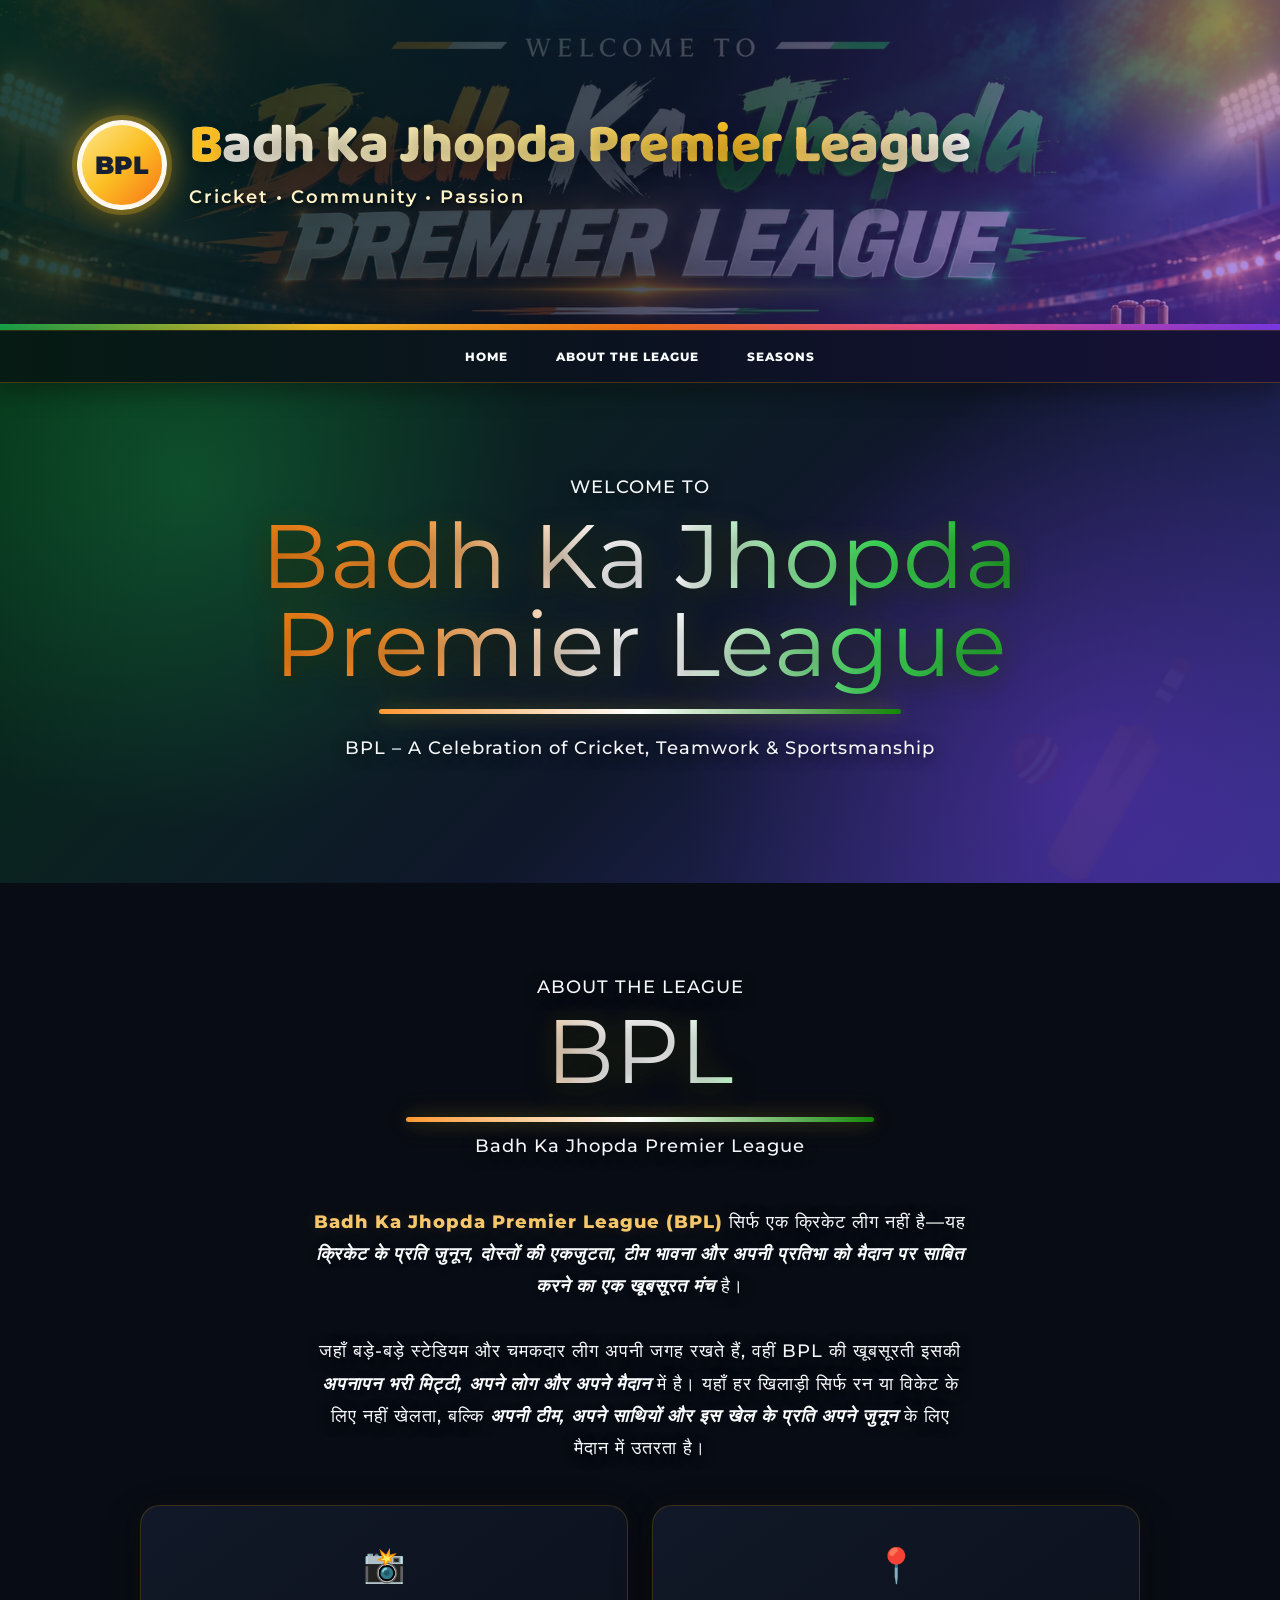
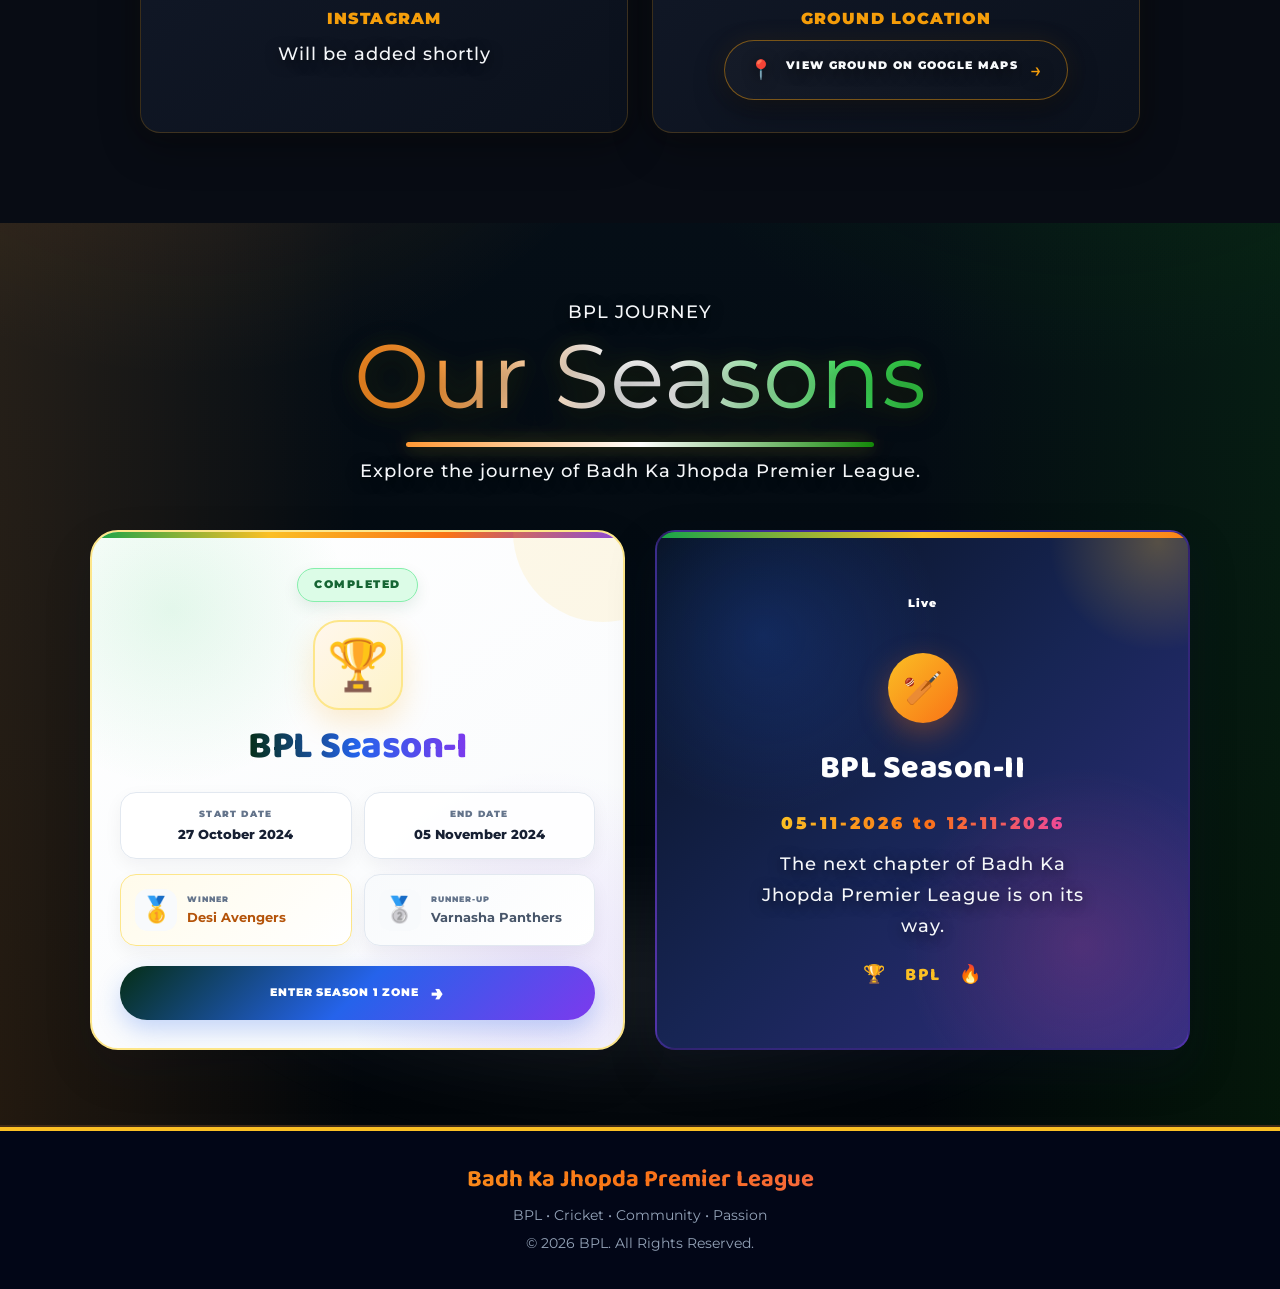
<file: index.html>
<!DOCTYPE html>
<html lang="en">
<head>
<meta name="google-site-verification" content="CsDahdyN_iCI2i1UMfA5z3WCdhcPqRZbLcc5pQSwIZM" />
    <meta charset="UTF-8">
    <meta name="viewport" content="width=device-width, initial-scale=1.0">

    <title>Badh Ka Jhopda Premier League | BPL</title>

    <link rel="stylesheet" href="style.css">
</head>
    
<body>


<!-- =====================================================
     HEADER
     Tournament Photo appears behind this header
     ===================================================== -->

<header class="site-header">

    <div class="logo-area">

        <div class="logo-circle">
            BPL
        </div>

        <div>
            <h1>Badh Ka Jhopda Premier League</h1>

            <p>
                Cricket • Community • Passion
            </p>
        </div>

    </div>

</header>


<!-- =====================================================
     MAIN NAVIGATION
     ===================================================== -->

<nav class="main-nav">

    <a href="index.html#home">
        Home
    </a>

    <a href="index.html#about">
        About the League
    </a>

    <a href="index.html#seasons">
        Seasons
    </a>

</nav>


<!-- =====================================================
     MAIN CONTENT
     ===================================================== -->

<main id="home">


<!-- =====================================================
     HERO SECTION
     ===================================================== -->

<section class="hero">

    <div class="hero-content">

        <p class="small-title">
            WELCOME TO
        </p>

        <h2>
            Badh Ka Jhopda Premier League
        </h2>

        <p class="hero-subtitle">
            BPL – A Celebration of Cricket, Teamwork & Sportsmanship
        </p>

    </div>

</section>

<!-- =====================================================
     ABOUT THE LEAGUE
     ===================================================== -->

<section id="about" class="section about-league-section">

    <div class="section-heading">

        <p class="section-label">
            ABOUT THE LEAGUE
        </p>

        <h2>
            BPL
        </h2>

        <p>
            Badh Ka Jhopda Premier League
        </p>

    </div>

    <div class="about-league-content">

       <p class="about-league-intro">

    <strong>Badh Ka Jhopda Premier League (BPL)</strong>
    सिर्फ एक क्रिकेट लीग नहीं है—यह
    <em>क्रिकेट के प्रति जुनून, दोस्तों की एकजुटता,
    टीम भावना और अपनी प्रतिभा को मैदान पर साबित करने
    का एक खूबसूरत मंच</em> है।

    <br><br>

    जहाँ बड़े-बड़े स्टेडियम और चमकदार लीग अपनी जगह रखते हैं,
    वहीं BPL की खूबसूरती इसकी
    <em>अपनापन भरी मिट्टी, अपने लोग और अपने मैदान</em> में है।

    यहाँ हर खिलाड़ी सिर्फ रन या विकेट के लिए नहीं खेलता,
    बल्कि
    <em>अपनी टीम, अपने साथियों और इस खेल के प्रति अपने जुनून</em>
    के लिए मैदान में उतरता है।

</p>

        <div class="about-league-info">

          <div class="about-league-item">
    <span>📸</span>
    <strong>Instagram</strong>
    <p>Will be added shortly</p>
</div>

<div class="about-league-item">
    <span>📍</span>
    <strong>Ground Location</strong>
    <p class="about-map-wrap">

    <a
        href="https://maps.app.goo.gl/8epE5yrNXcg5fyfy7?g_st=iw"
        class="about-map-btn"
        target="_blank"
        rel="noopener noreferrer">

        <span>📍</span>

        <strong>VIEW GROUND ON GOOGLE MAPS</strong>

        <span>→</span>

    </a>

</p>
</div>

        </div>

    </div>

</section>

<!-- =====================================================
     SEASONS
     ===================================================== -->

<section id="seasons" class="section">
</div>

    <div class="section-heading">

        <p class="section-label">
            BPL JOURNEY
        </p>

        <h2>
            Our Seasons
        </h2>

        <p>
            Explore the journey of Badh Ka Jhopda Premier League.
        </p>

    </div>


    <div class="season-grid">


       <!-- =====================================================
     SEASON I
     ===================================================== -->

<div class="season-card completed season-one-card">

    <div class="season-status">
        COMPLETED
    </div>

    <div class="season-card-icon">
        🏆
    </div>

    <h3>
        BPL Season-I
    </h3>


    <!-- SEASON DATES -->

    <div class="season-info">

        <div class="season-info-item">

            <span class="season-info-label">
                START DATE
            </span>

            <strong>
                27 October 2024
            </strong>

        </div>


        <div class="season-info-item">

            <span class="season-info-label">
                END DATE
            </span>

            <strong>
                05 November 2024
            </strong>

        </div>

    </div>


    <!-- SEASON RESULT -->

    <div class="season-results">

        <div class="season-result winner-result">

            <span class="result-icon">
                🥇
            </span>

            <div>
                <small>
                    WINNER
                </small>

                <strong>
                    Desi Avengers
                </strong>
            </div>

        </div>


        <div class="season-result runner-result">

            <span class="result-icon">
                🥈
            </span>

            <div>
                <small>
                    RUNNER-UP
                </small>

                <strong>
                    Varnasha Panthers
                </strong>
            </div>

        </div>

    </div>


    <!-- ENTER SEASON -->

    <a
        href="season-1.html"
        class="season-enter-btn">

        <span>
            ENTER SEASON 1 ZONE
        </span>

        <span class="season-enter-arrow">
            →
        </span>

    </a>

</div>


       <!-- SEASON-II -->
<div class="season-card season-two-card">

    <div class="season-two-glow"></div>

    <span class="season-status upcoming">Live</span>

    <div class="season-two-icon">
        🏏
    </div>

    <h3>BPL Season-II</h3>

    <div class="coming-soon-title">
        05-11-2026 to 12-11-2026
    </div>

    <p class="season-two-text">
        The next chapter of Badh Ka Jhopda Premier League
        is on its way.
    </p>

    <div class="season-two-footer">
        <span>🏆</span>
        <span>BPL</span>
        <span>🔥</span>
    </div>

</div>
        </div>

    </div>

</section>


</main>



<!-- =====================================================
     FOOTER
     ===================================================== -->

<footer class="footer">

    <h3>
        Badh Ka Jhopda Premier League
    </h3>

    <p>
        BPL • Cricket • Community • Passion
    </p>

    <p>
        © 2026 BPL. All Rights Reserved.
    </p>

</footer>
<!-- =====================================================
     SPONSOR DETAILS POPUP
     ===================================================== -->

<div id="sponsorModal" class="sponsor-modal">

    <div class="sponsor-modal-box">

        <button
            class="sponsor-modal-close"
            type="button"
            onclick="closeSponsor()">
            ×
        </button>

        <div class="sponsor-modal-icon" id="modalIcon">
            🏢
        </div>

        <div class="sponsor-modal-title">
            <span>OFFICIAL BPL SPONSOR</span>
            <h2 id="modalSponsorName">Sponsor Name</h2>
        </div>

        <div class="sponsor-detail-list">

            <!-- SPONSOR NAME -->
            <div class="sponsor-detail-item">

                <div class="detail-icon">
                    🏢
                </div>

                <div>
                    <span>SPONSOR NAME</span>
                    <strong id="modalName">-</strong>
                </div>

            </div>


            <!-- LOCATION -->
            <div class="sponsor-detail-item">

                <div class="detail-icon">
                    📍
                </div>

                <div>
                    <span>LOCATION</span>
                    <strong id="modalLocation">-</strong>
                </div>

            </div>


            <!-- SERVICES -->
            <div class="sponsor-detail-item">

                <div class="detail-icon">
                    🛠️
                </div>

                <div>
                    <span>SERVICES</span>
                    <strong id="modalServices">-</strong>
                </div>

            </div>


            <!-- CONTACT -->
            <div class="sponsor-detail-item">

                <div class="detail-icon">
                    📞
                </div>

                <div>
                    <span>CONTACT</span>
                    <strong id="modalContact">-</strong>
                </div>

            </div>

        </div>

    </div>

</div>


<!-- =====================================================
     SPONSOR DETAILS JAVASCRIPT
     ===================================================== -->

<script>

const sponsorData = {

    brotomodification: {
        name: "Brotomodification",
        icon: "🚗",
        location: "Near Laxmi Sweet, Sanganer Sector 3, Pratap Nagar, Jaipur – 302033",
        services: "Car Audio Systems, Alloy Wheels, Car Accessories, Seat Covers",
        contact: "+91 94600 60213 (Brajesh Kumar Meena)"
    },

    "chirag-dj": {
        name: "Chirag DJ",
        icon: "🎧",
        location: "Details to be added",
        services: "Details to be added",
        contact: "Details to be added"
    },

    "hdfc-babu-lal": {
        name: "HDFC Bank (Babu Lal)",
        icon: "🏦",
        location: "Details to be added",
        services: "Details to be added",
        contact: "Details to be added"
    },

    "ghata-rani": {
        name: "Ghata Rani Tent House",
        icon: "⛺",
        location: "Details to be added",
        services: "Details to be added",
        contact: "Details to be added"
    },

    "manraj-emitra": {
        name: "Manraj Emitra",
        icon: "🖥️",
        location: "Details to be added",
        services: "Details to be added",
        contact: "Details to be added"
    },

    "ap-study-hub": {
        name: "AP Study Hub",
        icon: "📚",
        location: "Details to be added",
        services: "Details to be added",
        contact: "Details to be added"
    },

    "sd-films": {
        name: "SD Films",
        icon: "🎬",
        location: "Sawar (Ajmer)",
        services: "Candid & Cinematic Photography, Pre Wedding Shoot, Event Ceremony",
        contact: "7023870850 (Raj Kumar Meena)"
    }

};


/* =====================================================
   OPEN SPONSOR DETAILS
   ===================================================== */

function openSponsor(sponsorId) {

    const sponsor = sponsorData[sponsorId];

    if (!sponsor) {
        console.error("Sponsor not found:", sponsorId);
        return;
    }

    document.getElementById("modalIcon").textContent =
        sponsor.icon;

    document.getElementById("modalSponsorName").textContent =
        sponsor.name;

    document.getElementById("modalName").textContent =
        sponsor.name;

    document.getElementById("modalLocation").textContent =
        sponsor.location;

    document.getElementById("modalServices").textContent =
        sponsor.services;

    document.getElementById("modalContact").textContent =
        sponsor.contact;

    document.getElementById("sponsorModal")
        .classList.add("active");

}


/* =====================================================
   CLOSE SPONSOR DETAILS
   ===================================================== */

function closeSponsor() {

    document.getElementById("sponsorModal")
        .classList.remove("active");

}


/* =====================================================
   CLOSE WHEN CLICKING OUTSIDE
   ===================================================== */

document.getElementById("sponsorModal")
    .addEventListener("click", function(event) {

        if (event.target === this) {
            closeSponsor();
        }

    });


/* =====================================================
   CLOSE WITH ESC KEY
   ===================================================== */

document.addEventListener("keydown", function(event) {

    if (event.key === "Escape") {
        closeSponsor();
    }

});

</script>
<script>

/* =====================================================
   BPL SEASON-I STATISTICS DATA
   ===================================================== */

const bplStats = {

    batsmen: {

        title: "Top 5 Batsmen",
        subtitle: "Runs & Strike Rate",

        headers: [
            "Sr No",
            "Name",
            "Team",
            "Runs",
            "Strike Rate"
        ],

        rows: [

            ["1", "Amit Kumar Meena", "Varnasha Panthers", "319", "170.59"],
            ["2", "Tej Singh Meena", "Desi Avengers", "265", "182.76"],
            ["3", "Sitaram Meena", "Spartans 11", "225", "180"],
            ["4", "Narendra Meena", "Desi Avengers", "208", "155.22"],
            ["5", "Arman Meena", "Rising Stars", "145", "185.9"]

        ]
    },


    bowlers: {

        title: "Top 5 Bowlers",
        subtitle: "Wickets & Economy",

        headers: [
            "Sr No",
            "Name",
            "Team",
            "Wickets",
            "Economy"
        ],

        rows: [

            ["1", "Arman Meena", "Rising Stars", "19", "6.14"],
            ["2", "Lokesh Meena", "Varnasha Panthers", "19", "6.73"],
            ["3", "Sitaram Meena", "Spartans 11", "18", "5.55"],
            ["4", "Amit Kumar Meena", "Varnasha Panthers", "14", "6.38"],
            ["5", "Tej Singh Meena", "Desi Avengers", "13", "6.12"]

        ]
    },


    fielders: {

        title: "Top 5 Fielders",
        subtitle: "Dismissals, Catches & Runouts",

        headers: [
            "Sr No",
            "Name",
            "Team",
            "Dismissals",
            "Catches",
            "Runouts"
        ],

        rows: [

            ["1", "Vikash Kevat", "Varnasha Panthers", "16", "2", "3"],
            ["2", "Amit Kumar Meena", "Varnasha Panthers", "9", "4", "4"],
            ["3", "Ajay Kumar Meena", "Royal Strikers", "8", "2", "0"],
            ["4", "Sanjay Kumar Meena", "Royal Rangers", "8", "1", "1"],
            ["5", "Narendra Meena", "Desi Avengers", "8", "5", "2"]

        ]
    },


    sixes: {

        title: "Top 5 Six Hitters",
        subtitle: "Maximum Sixes",

        headers: [
            "Sr No",
            "Name",
            "Team",
            "Sixes"
        ],

        rows: [

            ["1", "Amit Kumar Meena", "Varnasha Panthers", "25"],
            ["2", "Tej Singh Meena", "Desi Avengers", "24"],
            ["3", "Sitaram Meena", "Spartans 11", "19"],
            ["4", "Narendra Meena", "Desi Avengers", "15"],
            ["5", "Arman Meena", "Rising Stars", "11"]

        ]
    },


    fours: {

        title: "Top 5 Four Hitters",
        subtitle: "Maximum Fours",

        headers: [
            "Sr No",
            "Name",
            "Team",
            "Fours"
        ],

        rows: [

            ["1", "Amit Kumar Meena", "Varnasha Panthers", "24"],
            ["2", "Narendra Meena", "Desi Avengers", "18"],
            ["3", "Tej Singh Meena", "Desi Avengers", "17"],
            ["4", "Sitaram Meena", "Spartans 11", "16"],
            ["5", "Aman Singh Chouhan", "Rising Stars", "15"]

        ]
    },


    records: {

        title: "Other Records",
        subtitle: "Memorable Season-I Records",

        records: [

            {
                type: "Highest Individual Score",
                name: "Tej Singh Meena",
                team: "Desi Avengers",
                value: "79*"
            },

            {
                type: "Most Fifties",
                name: "Amit Kumar Meena",
                team: "Varnasha Panthers",
                value: "3"
            },

            {
                type: "Highest Wickets in an innings",
                name: "Mukesh Meena",
                team: "Royal Strikers",
                value: "5"
            },

            {
                type: "Most Maiden Overs Bowled",
                name: "Tej Singh Meena",
                team: "Desi Avengers",
                value: "2"
            },

            {
                type: "Most Dot Bowled",
                name: "Lokesh Meena",
                team: "Varnasha Panthers",
                value: "85"
            }

        ]
    }

};


/* =====================================================
   OPEN STATISTICS POPUP
   ===================================================== */

function openStats(type) {

    const modal = document.getElementById("statsModal");

    const title = document.getElementById("statsModalTitle");

    const subtitle = document.getElementById("statsModalSubtitle");

    const content = document.getElementById("statsModalContent");

    const data = bplStats[type];

    if (!data) {
        return;
    }

    title.textContent = data.title;

    subtitle.textContent = data.subtitle;


    /* OTHER RECORDS */

    if (type === "records") {

        content.innerHTML = `

            <div class="stats-record-grid">

                ${data.records.map(record => `

                    <div class="stats-record-card">

                        <div class="stats-record-type">
                            ${record.type}
                        </div>

                        <div class="stats-record-name">
                            ${record.name}
                        </div>

                        <div class="stats-record-team">
                            ${record.team}
                        </div>

                        <div class="stats-record-value">
                            ${record.value}
                        </div>

                    </div>

                `).join("")}

            </div>

        `;

    }


    /* LEADERBOARD TABLES */

    else {

        content.innerHTML = `

            <div class="stats-table-wrapper">

                <table class="stats-table">

                    <thead>

                        <tr>

                            ${data.headers.map(header => `
                                <th>${header}</th>
                            `).join("")}

                        </tr>

                    </thead>

                    <tbody>

                        ${data.rows.map(row => `

                            <tr>

                                ${row.map((cell, index) => {

                                    if (index === 1) {

                                        return `
                                            <td>
                                                <span class="stats-player">
                                                    ${cell}
                                                </span>
                                            </td>
                                        `;

                                    }

                                    if (index === 2) {

                                        return `
                                            <td>
                                                <span class="stats-team">
                                                    ${cell}
                                                </span>
                                            </td>
                                        `;

                                    }

                                    return `
                                        <td class="stats-highlight">
                                            ${cell}
                                        </td>
                                    `;

                                }).join("")}

                            </tr>

                        `).join("")}

                    </tbody>

                </table>

            </div>

        `;

    }


    modal.classList.add("active");

    document.body.style.overflow = "hidden";

}


/* =====================================================
   CLOSE POPUP
   ===================================================== */

function closeStats() {

    const modal = document.getElementById("statsModal");

    modal.classList.remove("active");

    document.body.style.overflow = "";

}


/* =====================================================
   CLICK OUTSIDE POPUP TO CLOSE
   ===================================================== */

document.getElementById("statsModal").addEventListener(
    "click",
    function(event) {

        if (event.target === this) {

            closeStats();

        }

    }
);


/* =====================================================
   ESC KEY TO CLOSE
   ===================================================== */

document.addEventListener(
    "keydown",
    function(event) {

        if (event.key === "Escape") {

            closeStats();

        }

    }
);

</script>
</body>
</html>
</file>
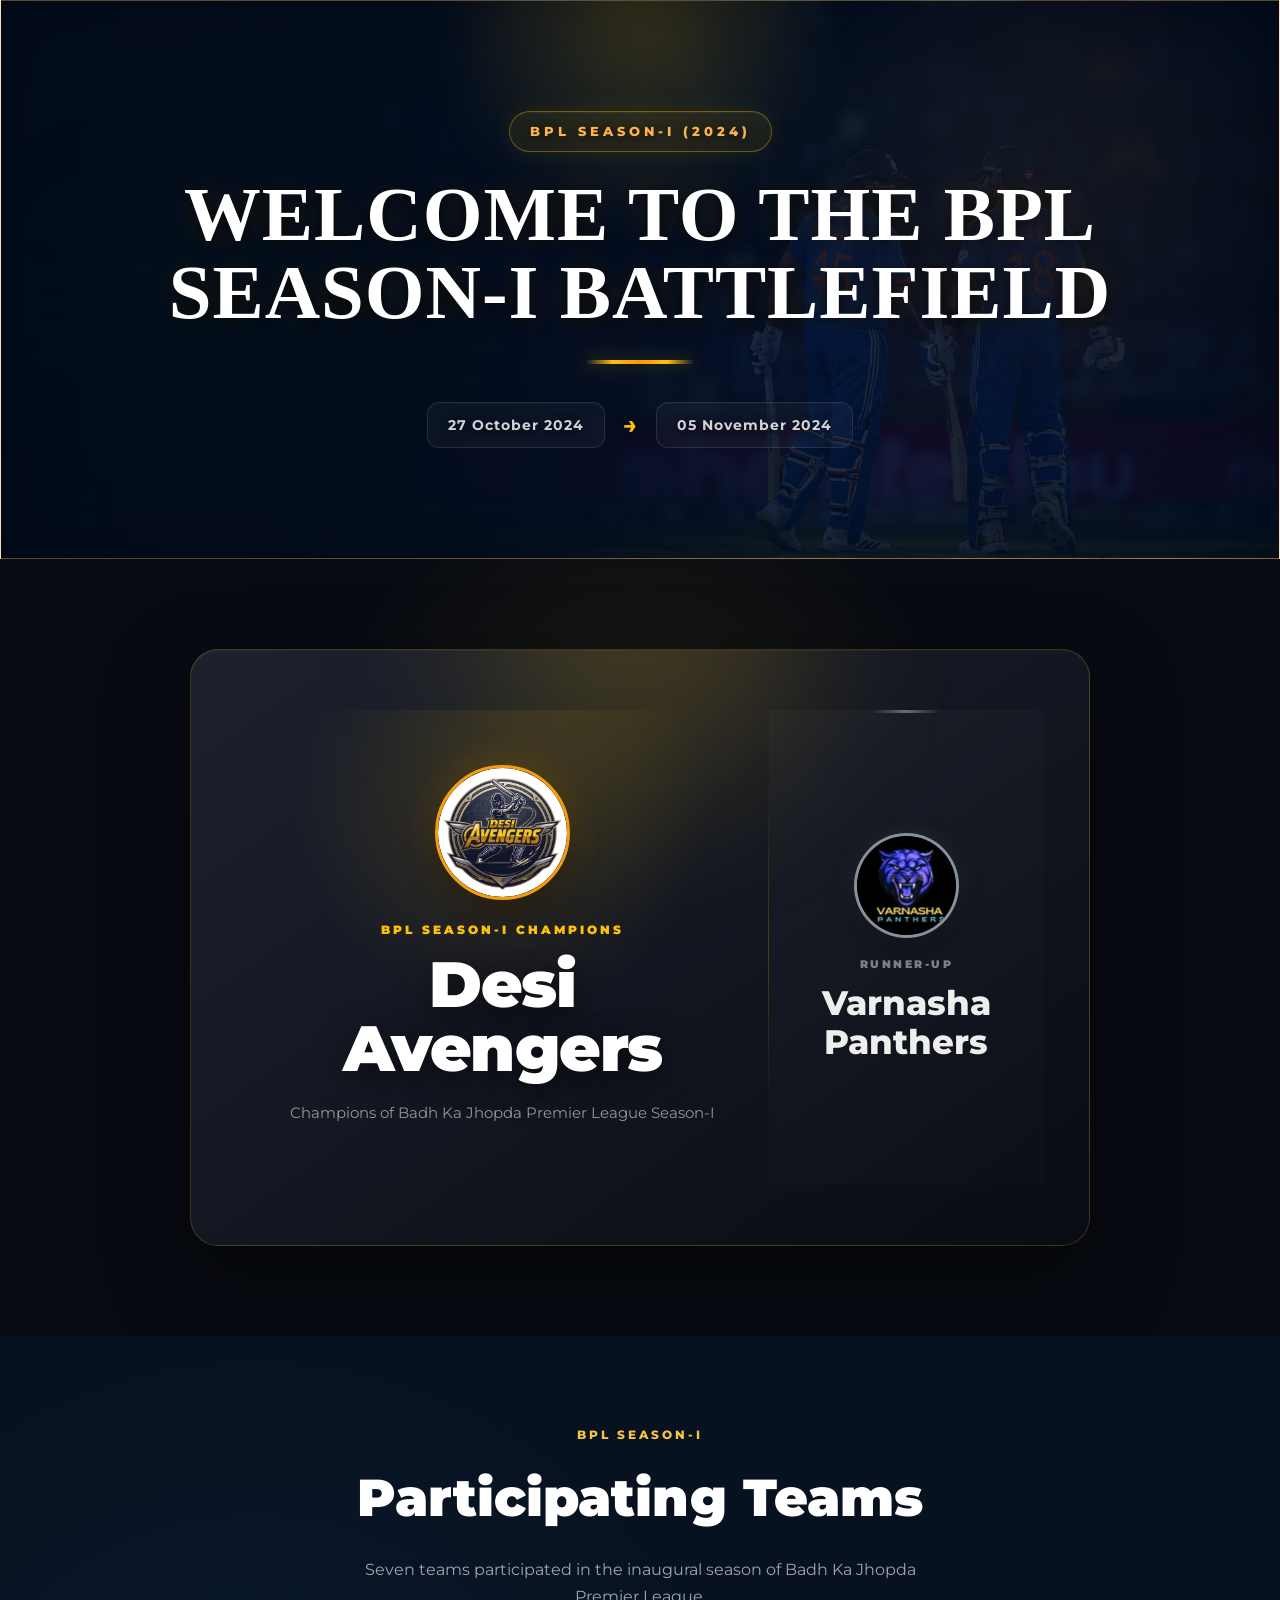
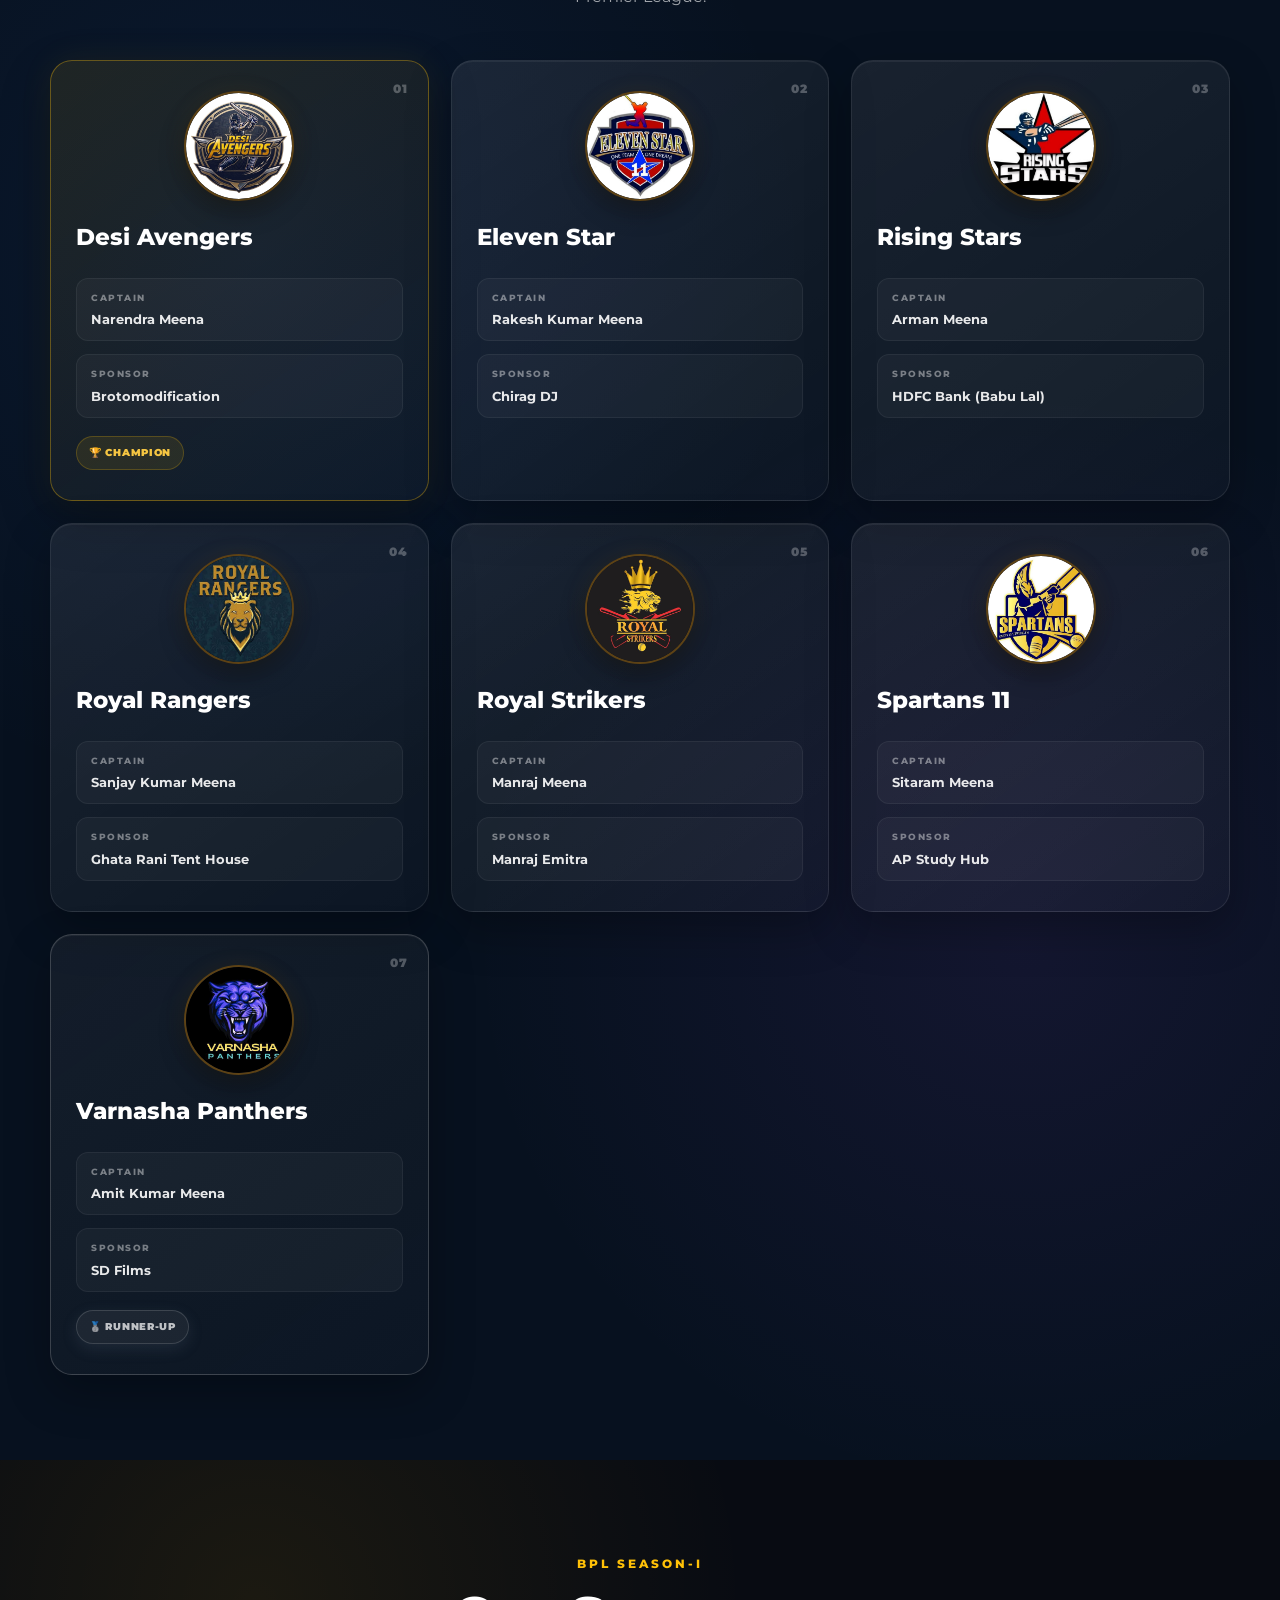
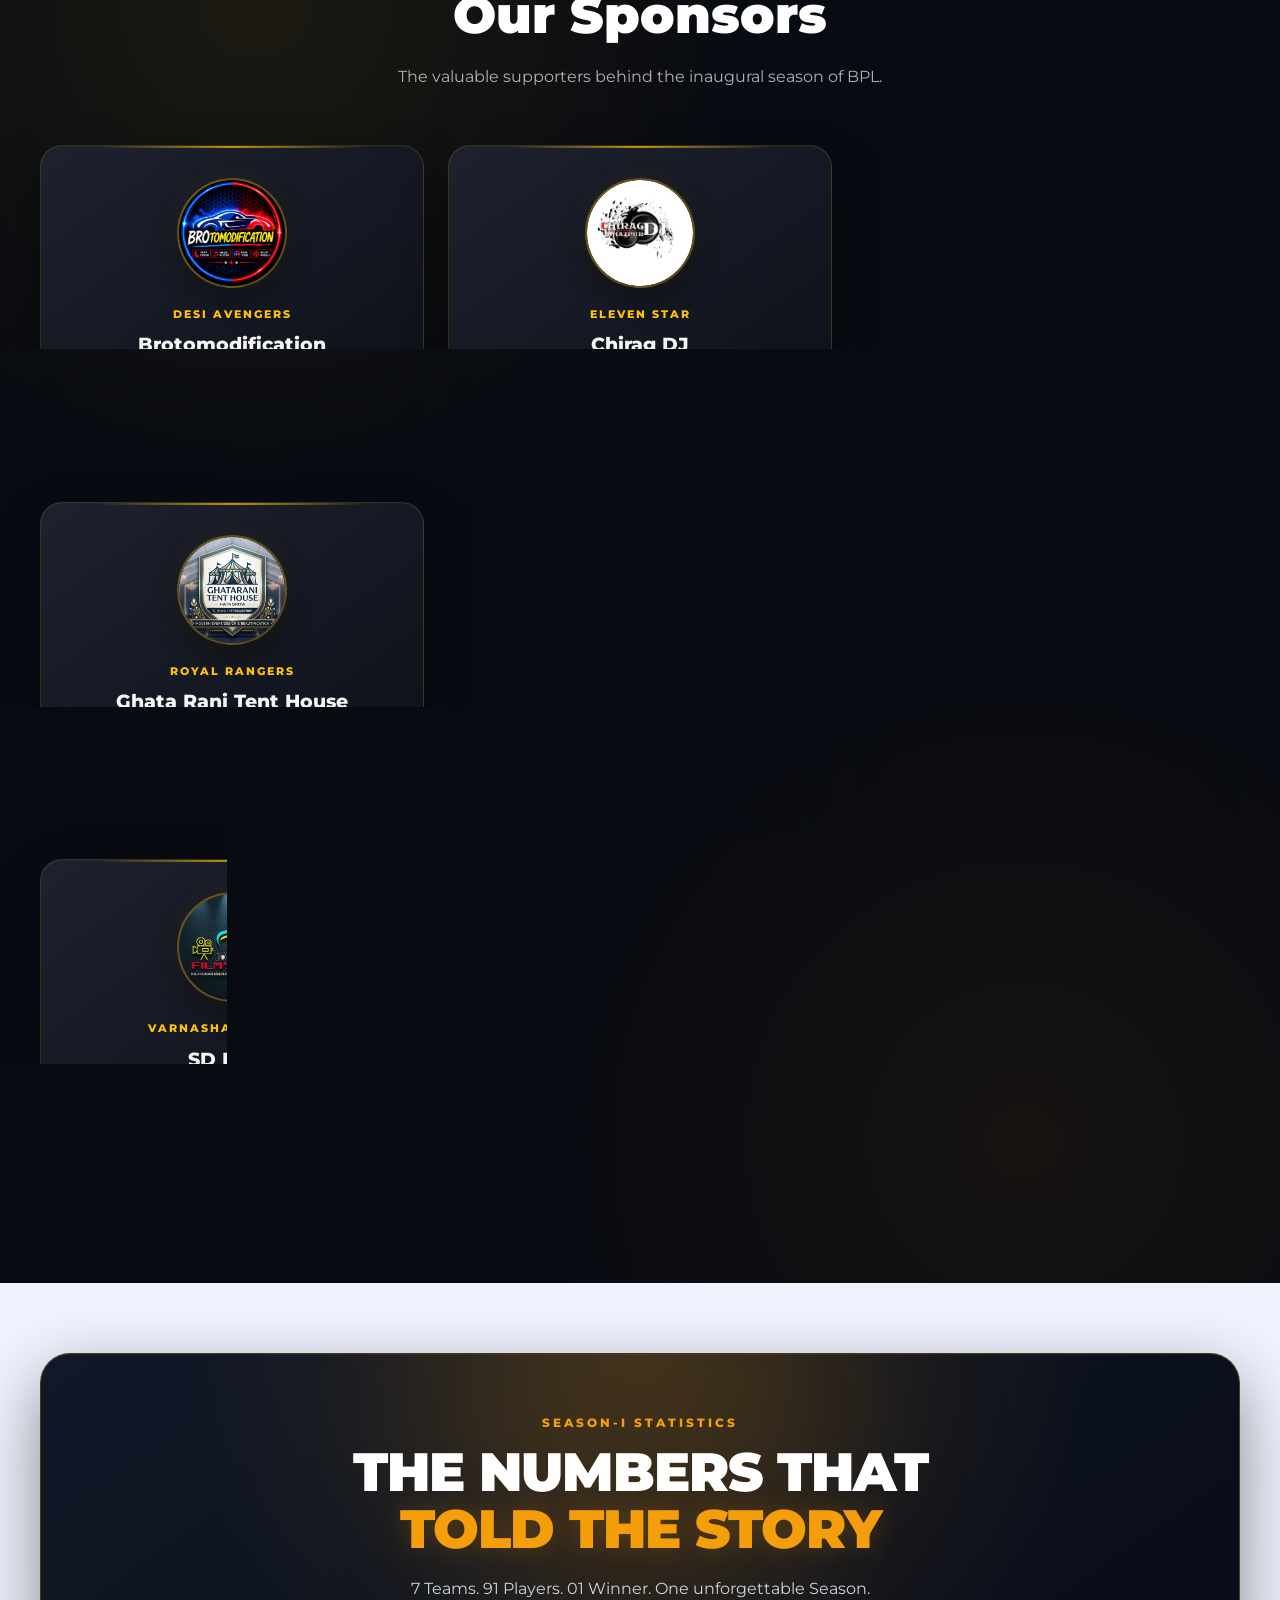
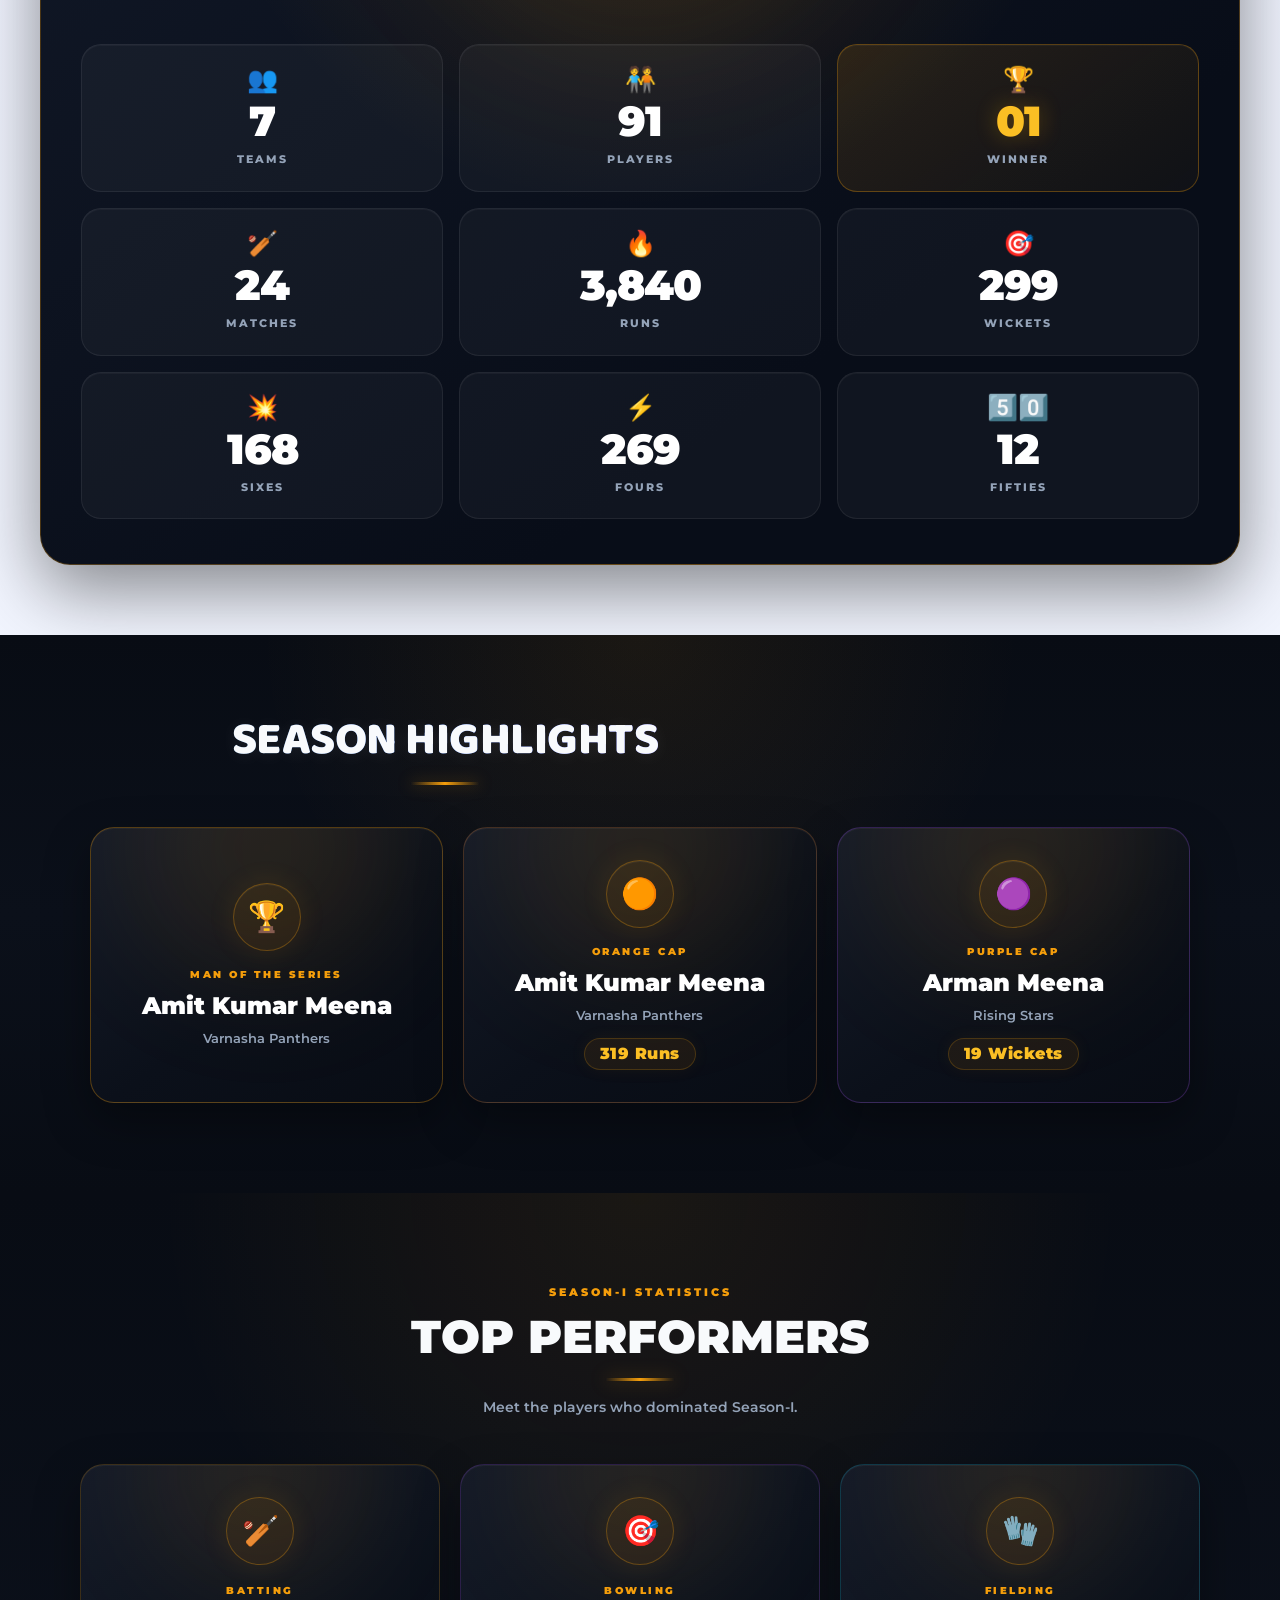
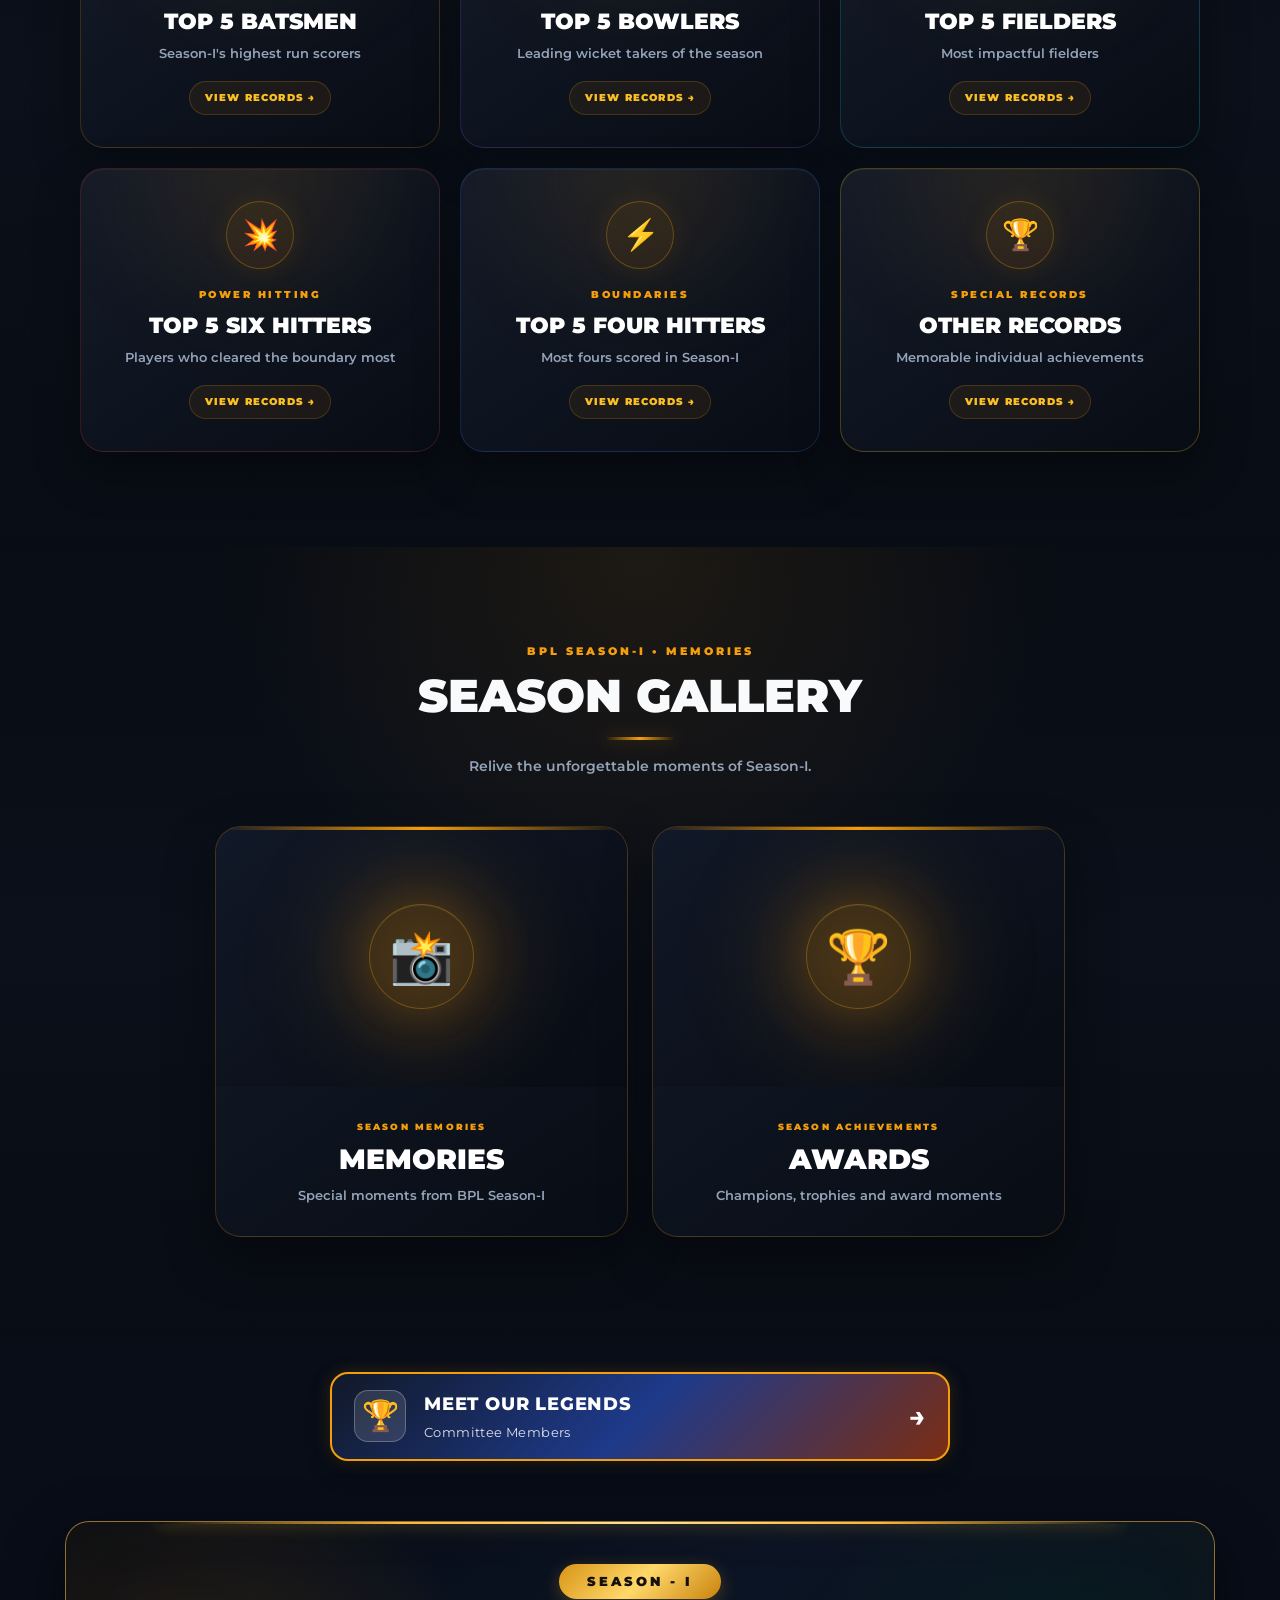
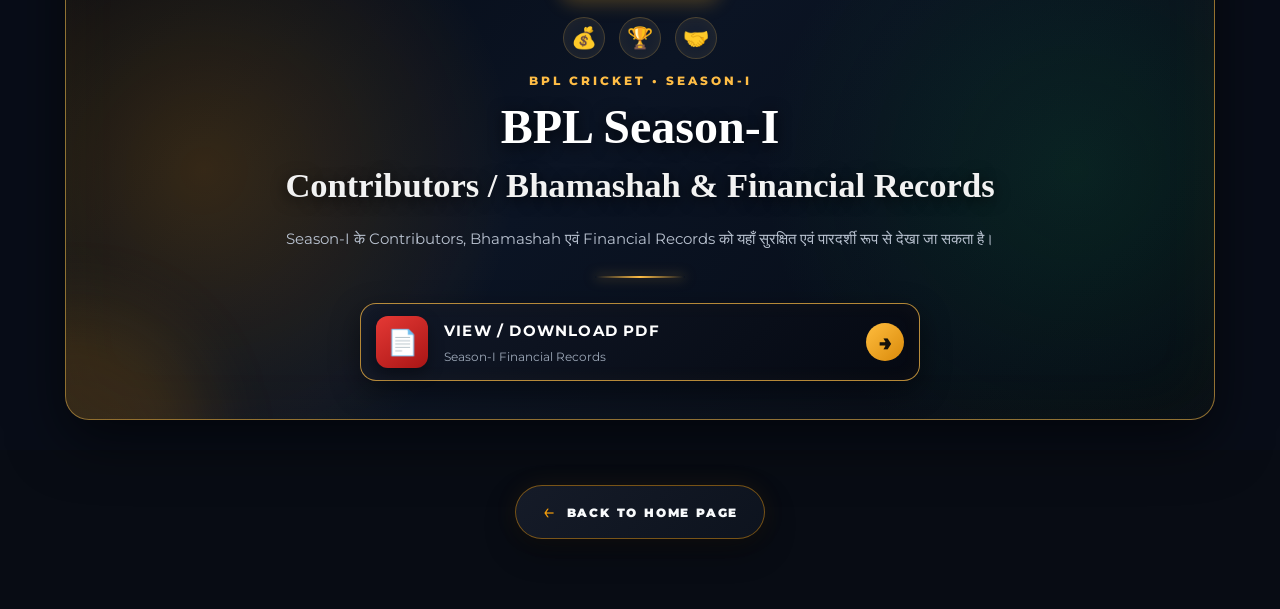
<file: season-1.html>
<!DOCTYPE html>
<html lang="en">

<head>

    <meta charset="UTF-8">

    <meta
        name="viewport"
        content="width=device-width, initial-scale=1.0">

    <title>
        BPL Season-I | Badh Ka Jhopda Premier League
    </title>

   <link rel="stylesheet" href="./style.css?v=2">

</head>


<body>


<!-- =====================================================
     SEASON-I PAGE
     ===================================================== -->

<main id="season-one-page">


    <!-- =================================================
         SEASON-I HERO
         ================================================= -->

    <section class="season-page-hero">

        <div class="season-page-hero-content">

            <span class="season-page-kicker">
                BPL SEASON-I (2024)
            </span>

            <h1>
                 Welcome to the BPL Season-I Battlefield
            </h1>

            <div class="season-page-dates">

                <span>
                    27 October 2024
                </span>

                <span>
                    →
                </span>

                <span>
                    05 November 2024
                </span>

            </div>

        </div>

    </section>


<!-- =====================================================
     SEASON-I CHAMPION
     ===================================================== -->

<section class="season-champion-section">

    <div class="season-champion-card">

        <!-- ================================
             WINNER
             ================================= -->

        <div class="champion-winner">

         <div class="champion-trophy">
    <img
        src="team-logos/DESI AVENGERS.jpg"
        alt="Desi Avengers Logo">
</div>

            <span class="champion-kicker">
                BPL SEASON-I CHAMPIONS
            </span>

            <h2>
                Desi Avengers
            </h2>

            <p class="champion-title">
                Champions of Badh Ka Jhopda Premier League Season-I
            </p>

        </div>


        <!-- ================================
             RUNNER-UP
             ================================= -->

        <div class="champion-runner">

           <div class="runner-trophy">
    <img
        src="team-logos/VARNASHA PANTHERS.jpg"
        alt="Varnasha Panthers Logo">
</div>

            <span class="runner-kicker">
                RUNNER-UP
            </span>

            <h3>
                Varnasha Panthers
            </h3>

        </div>

    </div>


</section>
<!-- =====================================================
     SEASON-I PARTICIPATING TEAMS
     ===================================================== -->

<section class="season-teams-section">

    <div class="season-section-heading">

        <span class="season-section-kicker">
            BPL SEASON-I
        </span>

        <h2>
            Participating Teams
        </h2>

        <p>
            Seven teams participated in the inaugural season
            of Badh Ka Jhopda Premier League.
        </p>

    </div>


    <div class="season-teams-grid">


        <!-- TEAM 01 -->
        <div class="season-team-card champion-team">

            <div class="season-team-number">
                01
            </div>

           <div class="season-team-icon">
    <img
        src="team-logos/DESI AVENGERS.jpg"
        alt="Desi Avengers Logo">
</div>

            <h3>
                Desi Avengers
            </h3>

            <div class="season-team-info">

                <div>
                    <span>CAPTAIN</span>
                    <strong>
                        Narendra Meena
                    </strong>
                </div>

                <div>
                    <span>SPONSOR</span>
                    <strong>
                        Brotomodification
                    </strong>
                </div>

            </div>

            <div class="season-team-badge">
                🏆 CHAMPION
            </div>

        </div>


        <!-- TEAM 02 -->
        <div class="season-team-card">

            <div class="season-team-number">
                02
            </div>

            <div class="season-team-icon">
    <img
        src="team-logos/ELEVEN STAR.jpg"
        alt="Eleven Star Logo">
</div>

            <h3>
                Eleven Star
            </h3>

            <div class="season-team-info">

                <div>
                    <span>CAPTAIN</span>
                    <strong>
                        Rakesh Kumar Meena
                    </strong>
                </div>

                <div>
                    <span>SPONSOR</span>
                    <strong>
                        Chirag DJ
                    </strong>
                </div>

            </div>

        </div>


        <!-- TEAM 03 -->
        <div class="season-team-card">

            <div class="season-team-number">
                03
            </div>

          <div class="season-team-icon">
    <img
        src="team-logos/RISING STARS.jpg"
        alt="Rising Stars Logo">
</div>

            <h3>
                Rising Stars
            </h3>

            <div class="season-team-info">

                <div>
                    <span>CAPTAIN</span>
                    <strong>
                        Arman Meena
                    </strong>
                </div>

                <div>
                    <span>SPONSOR</span>
                    <strong>
                        HDFC Bank (Babu Lal)
                    </strong>
                </div>

            </div>

        </div>


        <!-- TEAM 04 -->
        <div class="season-team-card">

            <div class="season-team-number">
                04
            </div>

            <div class="season-team-icon">
    <img
        src="team-logos/ROYAL RANGERS.jpg"
        alt="Royal Rangers Logo">
</div>

            <h3>
                Royal Rangers
            </h3>

            <div class="season-team-info">

                <div>
                    <span>CAPTAIN</span>
                    <strong>
                        Sanjay Kumar Meena
                    </strong>
                </div>

                <div>
                    <span>SPONSOR</span>
                    <strong>
                        Ghata Rani Tent House
                    </strong>
                </div>

            </div>

        </div>


        <!-- TEAM 05 -->
        <div class="season-team-card">

            <div class="season-team-number">
                05
            </div>

           <div class="season-team-icon">
    <img
        src="team-logos/ROYAL STRIKERS.jpg"
        alt="Royal Strikers Logo">
</div>

            <h3>
                Royal Strikers
            </h3>

            <div class="season-team-info">

                <div>
                    <span>CAPTAIN</span>
                    <strong>
                        Manraj Meena
                    </strong>
                </div>

                <div>
                    <span>SPONSOR</span>
                    <strong>
                        Manraj Emitra
                    </strong>
                </div>

            </div>

        </div>


        <!-- TEAM 06 -->
        <div class="season-team-card">

            <div class="season-team-number">
                06
            </div>

            <div class="season-team-icon">
    <img
        src="team-logos/SPARTANS 11.jpg"
        alt="Spartans 11 Logo">
</div>

            <h3>
                Spartans 11
            </h3>

            <div class="season-team-info">

                <div>
                    <span>CAPTAIN</span>
                    <strong>
                        Sitaram Meena
                    </strong>
                </div>

                <div>
                    <span>SPONSOR</span>
                    <strong>
                        AP Study Hub
                    </strong>
                </div>

            </div>

        </div>


        <!-- TEAM 07 -->
        <div class="season-team-card runner-team">

            <div class="season-team-number">
                07
            </div>

            <div class="season-team-icon">
    <img
        src="team-logos/VARNASHA PANTHERS.jpg"
        alt="Varnasha Panthers Logo">
</div>

            <h3>
                Varnasha Panthers
            </h3>

            <div class="season-team-info">

                <div>
                    <span>CAPTAIN</span>
                    <strong>
                        Amit Kumar Meena
                    </strong>
                </div>

                <div>
                    <span>SPONSOR</span>
                    <strong>
                        SD Films
                    </strong>
                </div>

            </div>

            <div class="season-team-badge runner-badge">
                🥈 RUNNER-UP
            </div>

        </div>


    </div>

</section>
<!-- =====================================================
     SEASON-I SPONSORS
     ===================================================== -->

<section class="season-sponsors-section">

    <div class="season-section-heading">

        <span class="season-section-kicker">
            BPL SEASON-I
        </span>

        <h2>
            Our Sponsors
        </h2>

        <p>
            The valuable supporters behind the
            inaugural season of BPL.
        </p>

    </div>


    <div class="season-sponsors-grid">


        <!-- SPONSOR 01 -->
        <div class="season-sponsor-card">

          <div class="sponsor-card-icon">
    <img src="sponsor-logos/BROTOMODIFICATION.jpg"
         alt="Brotomodification Logo">
</div>

            <span class="sponsor-card-label">
                DESI AVENGERS
            </span>

            <h3>
                Brotomodification
            </h3>

            <p>
                Official Team Sponsor
            </p>
<button
    class="season-sponsor-details-btn"
    type="button"
    onclick="openSponsor('brotomodification')">
    VIEW DETAILS
</button>
        </div>


        <!-- SPONSOR 02 -->
        <div class="season-sponsor-card">

            <div class="sponsor-card-icon">
    <img src="sponsor-logos/CHIRAG DJ.jpg"
         alt="Chirag DJ Logo">
</div>

            <span class="sponsor-card-label">
                ELEVEN STAR
            </span>

            <h3>
                Chirag DJ
            </h3>

            <p>
                Official Team Sponsor
            </p>
<button
    class="season-sponsor-details-btn"
    type="button"
    onclick="openSponsor('chirag-dj')">
    VIEW DETAILS
</button>
        </div>


        <!-- SPONSOR 03 -->
        <div class="season-sponsor-card">

            <div class="sponsor-card-icon">
    <img src="sponsor-logos/HDFC BANK - BABU LAL.jpg"
         alt="HDFC Bank Babu Lal Logo">
</div>

            <span class="sponsor-card-label">
                RISING STARS
            </span>

            <h3>
                HDFC Bank (Babu Lal)
            </h3>

            <p>
                Official Team Sponsor
            </p>
<button
    class="season-sponsor-details-btn"
    type="button"
    onclick="openSponsor('hdfc-babu-lal')">
    VIEW DETAILS
</button>
        </div>


        <!-- SPONSOR 04 -->
        <div class="season-sponsor-card">

            <div class="sponsor-card-icon">
    <img src="sponsor-logos/GHATA RANI TENT HOUSE.jpg"
         alt="Ghata Rani Tent House Logo">
</div>

            <span class="sponsor-card-label">
                ROYAL RANGERS
            </span>

            <h3>
                Ghata Rani Tent House
            </h3>

            <p>
                Official Team Sponsor
            </p>
<button
    class="season-sponsor-details-btn"
    type="button"
    onclick="openSponsor('ghata-rani')">
    VIEW DETAILS
</button>
        </div>


        <!-- SPONSOR 05 -->
        <div class="season-sponsor-card">

           <div class="sponsor-card-icon">
    <img src="sponsor-logos/MANRAJ E-MITRA.jpg"
         alt="Manraj E-Mitra Logo">
</div>

            <span class="sponsor-card-label">
                ROYAL STRIKERS
            </span>

            <h3>
                Manraj Emitra
            </h3>

            <p>
                Official Team Sponsor
            </p>
<button
    class="season-sponsor-details-btn"
    type="button"
    onclick="openSponsor('manraj-emitra')">
    VIEW DETAILS
</button>
        </div>


        <!-- SPONSOR 06 -->
        <div class="season-sponsor-card">

           <div class="sponsor-card-icon">
    <img src="sponsor-logos/AP STUDY HUB.jpg"
         alt="AP Study Hub Logo">
</div>

            <span class="sponsor-card-label">
                SPARTANS 11
            </span>

            <h3>
                AP Study Hub
            </h3>

            <p>
                Official Team Sponsor
            </p>
<button
    class="season-sponsor-details-btn"
    type="button"
    onclick="openSponsor('ap-study-hub')">
    VIEW DETAILS
</button>
        </div>


        <!-- SPONSOR 07 -->
        <div class="season-sponsor-card">

           <div class="sponsor-card-icon">
    <img src="sponsor-logos/SD FILMS.jpg"
         alt="SD Films Logo">
</div>

            <span class="sponsor-card-label">
                VARNASHA PANTHERS
            </span>

            <h3>
                SD Films
            </h3>

            <p>
                Official Team Sponsor
            </p>
<button
    class="season-sponsor-details-btn"
    type="button"
    onclick="openSponsor('sd-films')">
    VIEW DETAILS
</button>
        </div>


    </div>

</section>

<!-- =====================================================
     SEASON-I SPONSOR DETAILS POPUP
     ===================================================== -->

<div
    id="sponsorModal"
    class="sponsor-modal">

    <div class="sponsor-modal-box">

        <!-- CLOSE BUTTON -->
        <button
            type="button"
            class="sponsor-modal-close"
            onclick="closeSponsor()"
            aria-label="Close">
            ×
        </button>

        <!-- SPONSOR ICON -->
        <div
            id="modalIcon"
            class="sponsor-modal-icon">
            🤝
        </div>

        <!-- TITLE -->
        <div class="sponsor-modal-title">

            <span>
                BPL SEASON-I SPONSOR
            </span>

            <h2 id="modalSponsorName">
                Sponsor Name
            </h2>

        </div>

        <!-- DETAILS -->
        <div class="sponsor-modal-details">

            <div class="sponsor-detail-item">

                <div class="detail-icon">
                    🏢
                </div>

                <div>
                    <span>
                        SPONSOR
                    </span>

                    <strong id="modalName">
                        Sponsor Name
                    </strong>
                </div>

            </div>


            <div class="sponsor-detail-item">

                <div class="detail-icon">
                    📍
                </div>

                <div>
                    <span>
                        LOCATION
                    </span>

                    <strong id="modalLocation">
                        Details to be added
                    </strong>
                </div>

            </div>


            <div class="sponsor-detail-item">

                <div class="detail-icon">
                    🛠️
                </div>

                <div>
                    <span>
                        SERVICES
                    </span>

                    <strong id="modalServices">
                        Details to be added
                    </strong>
                </div>

            </div>


            <div class="sponsor-detail-item">

                <div class="detail-icon">
                    📞
                </div>

                <div>
                    <span>
                        CONTACT
                    </span>

                    <strong id="modalContact">
                        Details to be added
                    </strong>
                </div>

            </div>

        </div>

    </div>

</div>
    <script>

/* =====================================================
   BPL SEASON-I SPONSOR DATA
   ===================================================== */

const sponsorData = {

    "brotomodification": {
        name: "Brotomodification",
        icon: "🚗",
        location: "Near Laxmi Sweet, Sanganer Sector 3, Pratap Nagar, Jaipur – 302033",
        services: "Car Audio Systems, Alloy Wheels, Car Accessories, Seat Covers",
        contact: "+91 94600 60213 (Brajesh Kumar Meena)"
    },

    "chirag-dj": {
        name: "Chirag DJ",
        icon: "🎧",
        location: "Sarsiya (Jahazpur) Bhilwada",
        services: "DJ and Sound System",
        contact: "Chirag Meena (9828207143)"
    },

    "hdfc-babu-lal": {
        name: "HDFC Bank (Babu Lal)",
        icon: "🏦",
        location: "Ravna Rajput Dharmshala ke Samne Wali Gali, Jyoti Colony, Deoli",
        services: "Personal Loan, Business Loan, Car Loan and Home Loan",
        contact: "9549200055 (Babu Lal Meena)"
    },

    "ghata-rani": {
        name: "Ghata Rani Tent House",
        icon: "⛺",
        location: "Haripura (Bihada)",
        services: "Tent House and Bartan House",
        contact: "Kailash Kevat (9024307015), Kaluram Keer (9799589355)"
    },

    "manraj-emitra": {
        name: "Manraj Emitra",
        icon: "🖥️",
        location: "Village - Badh Ka Jhopda (Sawar)",
        services: "Internet and Account Related Services",
        contact: "Manraj Meena (9660777533)"
    },

    "ap-study-hub": {
        name: "AP Study Hub",
        icon: "📚",
        location: "Gautam Ashram ke Pas, Radhe Krishna Residency Road, Jyoti Colony, Deoli",
        services: "Education Consultancy Services, Various Distance and Regular Diploma Degree Courses Available",
        contact: "Adesh Pratihar (9001193309)"
    },

    "sd-films": {
        name: "SD Films",
        icon: "🎬",
        location: "Sawar (Ajmer)",
        services: "Candid & Cinematic Photography, Pre Wedding Shoot, Event Ceremony",
        contact: "7023870850 (Raj Kumar Meena)"
    }

};


/* =====================================================
   OPEN SPONSOR DETAILS
   ===================================================== */

function openSponsor(sponsorId) {

    const sponsor = sponsorData[sponsorId];

    if (!sponsor) {
        console.error("Sponsor not found:", sponsorId);
        return;
    }

    document.getElementById("modalIcon").textContent =
        sponsor.icon;

    document.getElementById("modalSponsorName").textContent =
        sponsor.name;

    document.getElementById("modalName").textContent =
        sponsor.name;

    document.getElementById("modalLocation").textContent =
        sponsor.location;

    document.getElementById("modalServices").textContent =
        sponsor.services;

    document.getElementById("modalContact").textContent =
        sponsor.contact;

    document.getElementById("sponsorModal")
        .classList.add("active");

    document.body.style.overflow = "hidden";

}


/* =====================================================
   CLOSE SPONSOR DETAILS
   ===================================================== */

function closeSponsor() {

    document.getElementById("sponsorModal")
        .classList.remove("active");

    document.body.style.overflow = "";

}


/* =====================================================
   CLICK OUTSIDE POPUP TO CLOSE
   ===================================================== */

document.getElementById("sponsorModal")
    .addEventListener("click", function(event) {

        if (event.target === this) {
            closeSponsor();
        }

    });


/* =====================================================
   ESC KEY TO CLOSE
   ===================================================== */

document.addEventListener("keydown", function(event) {

    if (event.key === "Escape") {
        closeSponsor();
    }

});

</script>
<!-- =========================
     SEASON-I STATISTICS
     DYNAMIC SEASON NUMBERS
========================= -->

<section id="season-statistics" class="bpl-season-stats">

    <div class="bpl-season-stats-hero">

        <div class="bpl-season-stats-heading">
            <span class="bpl-season-stats-kicker">SEASON-I STATISTICS</span>

            <h2>
                THE NUMBERS THAT
                <span>TOLD THE STORY</span>
            </h2>

            <p>
                7 Teams. 91 Players. 01 Winner.
                One unforgettable Season.
            </p>
        </div>

        <div class="bpl-season-stats-grid">

            <div class="bpl-season-stat">
                <span class="bpl-season-stat-icon">👥</span>
                <strong>7</strong>
                <span>TEAMS</span>
            </div>

            <div class="bpl-season-stat">
                <span class="bpl-season-stat-icon">🧑‍🤝‍🧑</span>
                <strong>91</strong>
                <span>PLAYERS</span>
            </div>

            <div class="bpl-season-stat">
                <span class="bpl-season-stat-icon">🏆</span>
                <strong>01</strong>
                <span>WINNER</span>
            </div>

            <div class="bpl-season-stat">
                <span class="bpl-season-stat-icon">🏏</span>
                <strong>24</strong>
                <span>MATCHES</span>
            </div>

            <div class="bpl-season-stat">
                <span class="bpl-season-stat-icon">🔥</span>
                <strong>3,840</strong>
                <span>RUNS</span>
            </div>

            <div class="bpl-season-stat">
                <span class="bpl-season-stat-icon">🎯</span>
                <strong>299</strong>
                <span>WICKETS</span>
            </div>

            <div class="bpl-season-stat">
                <span class="bpl-season-stat-icon">💥</span>
                <strong>168</strong>
                <span>SIXES</span>
            </div>

            <div class="bpl-season-stat">
                <span class="bpl-season-stat-icon">⚡</span>
                <strong>269</strong>
                <span>FOURS</span>
            </div>

            <div class="bpl-season-stat">
                <span class="bpl-season-stat-icon">5️⃣0️⃣</span>
                <strong>12</strong>
                <span>FIFTIES</span>
            </div>

        </div>

    </div>

</section>   
    </section>

<!-- =========================
     SEASON-I
     SEASON HIGHLIGHTS
========================= -->

<section id="season-highlights">

    <div class="section-heading">
        <h2>SEASON HIGHLIGHTS</h2>
    </div>

    <div class="highlights-grid">

        <!-- MAN OF THE SERIES -->
        <div class="highlight-card">

            <div class="highlight-icon">🏆</div>

            <div class="highlight-label">
                MAN OF THE SERIES
            </div>

            <h3>
                Amit Kumar Meena
            </h3>

            <div class="highlight-team">
                Varnasha Panthers
            </div>

        </div>


        <!-- ORANGE CAP -->
        <div class="highlight-card">

            <div class="highlight-icon">🟠</div>

            <div class="highlight-label">
                ORANGE CAP
            </div>

            <h3>
                Amit Kumar Meena
            </h3>

            <div class="highlight-team">
                Varnasha Panthers
            </div>

            <div class="highlight-value">
                319 Runs
            </div>

        </div>


        <!-- PURPLE CAP -->
        <div class="highlight-card">

            <div class="highlight-icon">🟣</div>

            <div class="highlight-label">
                PURPLE CAP
            </div>

            <h3>
                Arman Meena
            </h3>

            <div class="highlight-team">
                Rising Stars
            </div>

            <div class="highlight-value">
                19 Wickets
            </div>

        </div>

    </div>

</section>
<!-- =========================================================
     SEASON-I — TOP PERFORMERS
     6 INTERACTIVE POPUP CARDS
========================================================= -->

<section id="top-performers">

    <div class="tp-heading">
        <span>SEASON-I STATISTICS</span>
        <h2>TOP PERFORMERS</h2>
        <p>Meet the players who dominated Season-I.</p>
    </div>


    <!-- =========================
         SIX CARDS
    ========================== -->

    <div class="tp-grid">

        <!-- 1. TOP BATSMEN -->
        <a href="#tp-batsmen" class="tp-card">

            <div class="tp-card-icon">🏏</div>

            <div class="tp-card-label">
                BATTING
            </div>

            <h3>TOP 5 BATSMEN</h3>

            <p>
                Season-I's highest run scorers
            </p>

            <span class="tp-card-button">
                VIEW RECORDS →
            </span>

        </a>


        <!-- 2. TOP BOWLERS -->
        <a href="#tp-bowlers" class="tp-card">

            <div class="tp-card-icon">🎯</div>

            <div class="tp-card-label">
                BOWLING
            </div>

            <h3>TOP 5 BOWLERS</h3>

            <p>
                Leading wicket takers of the season
            </p>

            <span class="tp-card-button">
                VIEW RECORDS →
            </span>

        </a>


        <!-- 3. TOP FIELDERS -->
        <a href="#tp-fielders" class="tp-card">

            <div class="tp-card-icon">🧤</div>

            <div class="tp-card-label">
                FIELDING
            </div>

            <h3>TOP 5 FIELDERS</h3>

            <p>
                Most impactful fielders
            </p>

            <span class="tp-card-button">
                VIEW RECORDS →
            </span>

        </a>


        <!-- 4. TOP SIX HITTERS -->
        <a href="#tp-sixes" class="tp-card">

            <div class="tp-card-icon">💥</div>

            <div class="tp-card-label">
                POWER HITTING
            </div>

            <h3>TOP 5 SIX HITTERS</h3>

            <p>
                Players who cleared the boundary most
            </p>

            <span class="tp-card-button">
                VIEW RECORDS →
            </span>

        </a>


        <!-- 5. TOP FOUR HITTERS -->
        <a href="#tp-fours" class="tp-card">

            <div class="tp-card-icon">⚡</div>

            <div class="tp-card-label">
                BOUNDARIES
            </div>

            <h3>TOP 5 FOUR HITTERS</h3>

            <p>
                Most fours scored in Season-I
            </p>

            <span class="tp-card-button">
                VIEW RECORDS →
            </span>

        </a>


        <!-- 6. OTHER RECORDS -->
        <a href="#tp-records" class="tp-card">

            <div class="tp-card-icon">🏆</div>

            <div class="tp-card-label">
                SPECIAL RECORDS
            </div>

            <h3>OTHER RECORDS</h3>

            <p>
                Memorable individual achievements
            </p>

            <span class="tp-card-button">
                VIEW RECORDS →
            </span>

        </a>

    </div>

</section>



<!-- =========================================================
     POPUP 1 — TOP 5 BATSMEN
========================================================= -->

<div id="tp-batsmen" class="tp-modal">

    <a href="#top-performers" class="tp-modal-overlay"></a>

    <div class="tp-modal-box">

        <a href="#top-performers" class="tp-close">×</a>

        <div class="tp-modal-heading">

            <span>SEASON-I • BATTING</span>

            <h2>TOP 5 BATSMEN</h2>

            <p>Highest run scorers of BPL Season-I</p>

        </div>

        <div class="tp-table-wrap">

            <table class="tp-table">

                <thead>
                    <tr>
                        <th>#</th>
                        <th>PLAYER</th>
                        <th>TEAM</th>
                        <th>RUNS</th>
                        <th>SR</th>
                    </tr>
                </thead>

                <tbody>

                    <tr>
                        <td>01</td>
                        <td>Amit Kumar Meena</td>
                        <td>Varnasha Panthers</td>
                        <td class="tp-number">319</td>
                        <td>170.59</td>
                    </tr>

                    <tr>
                        <td>02</td>
                        <td>Tej Singh Meena</td>
                        <td>Desi Avengers</td>
                        <td class="tp-number">265</td>
                        <td>182.76</td>
                    </tr>

                    <tr>
                        <td>03</td>
                        <td>Sitaram Meena</td>
                        <td>Spartans 11</td>
                        <td class="tp-number">225</td>
                        <td>180.00</td>
                    </tr>

                    <tr>
                        <td>04</td>
                        <td>Narendra Meena</td>
                        <td>Desi Avengers</td>
                        <td class="tp-number">208</td>
                        <td>155.22</td>
                    </tr>

                    <tr>
                        <td>05</td>
                        <td>Arman Meena</td>
                        <td>Rising Stars</td>
                        <td class="tp-number">145</td>
                        <td>185.90</td>
                    </tr>

                </tbody>

            </table>

        </div>

    </div>

</div>



<!-- =========================================================
     POPUP 2 — TOP 5 BOWLERS
========================================================= -->

<div id="tp-bowlers" class="tp-modal">

    <a href="#top-performers" class="tp-modal-overlay"></a>

    <div class="tp-modal-box">

        <a href="#top-performers" class="tp-close">×</a>

        <div class="tp-modal-heading">

            <span>SEASON-I • BOWLING</span>

            <h2>TOP 5 BOWLERS</h2>

            <p>Leading wicket takers of BPL Season-I</p>

        </div>

        <div class="tp-table-wrap">

            <table class="tp-table">

                <thead>
                    <tr>
                        <th>#</th>
                        <th>PLAYER</th>
                        <th>TEAM</th>
                        <th>WICKETS</th>
                        <th>ECONOMY</th>
                    </tr>
                </thead>

                <tbody>

                    <tr>
                        <td>01</td>
                        <td>Arman Meena</td>
                        <td>Rising Stars</td>
                        <td class="tp-number">19</td>
                        <td>6.14</td>
                    </tr>

                    <tr>
                        <td>02</td>
                        <td>Lokesh Meena</td>
                        <td>Varnasha Panthers</td>
                        <td class="tp-number">19</td>
                        <td>6.73</td>
                    </tr>

                    <tr>
                        <td>03</td>
                        <td>Sitaram Meena</td>
                        <td>Spartans 11</td>
                        <td class="tp-number">18</td>
                        <td>5.55</td>
                    </tr>

                    <tr>
                        <td>04</td>
                        <td>Amit Kumar Meena</td>
                        <td>Varnasha Panthers</td>
                        <td class="tp-number">14</td>
                        <td>6.38</td>
                    </tr>

                    <tr>
                        <td>05</td>
                        <td>Tej Singh Meena</td>
                        <td>Desi Avengers</td>
                        <td class="tp-number">13</td>
                        <td>6.12</td>
                    </tr>

                </tbody>

            </table>

        </div>

    </div>

</div>



<!-- =========================================================
     POPUP 3 — TOP 5 FIELDERS
========================================================= -->

<div id="tp-fielders" class="tp-modal">

    <a href="#top-performers" class="tp-modal-overlay"></a>

    <div class="tp-modal-box">

        <a href="#top-performers" class="tp-close">×</a>

        <div class="tp-modal-heading">

            <span>SEASON-I • FIELDING</span>

            <h2>TOP 5 FIELDERS</h2>

            <p>Most dismissals in Season-I</p>

        </div>

        <div class="tp-table-wrap">

            <table class="tp-table">

                <thead>
                    <tr>
                        <th>#</th>
                        <th>PLAYER</th>
                        <th>TEAM</th>
                        <th>DISMISSALS</th>
                        <th>CATCHES</th>
                        <th>RUN OUTS</th>
                    </tr>
                </thead>

                <tbody>

                    <tr>
                        <td>01</td>
                        <td>Vikash Kevat</td>
                        <td>Varnasha Panthers</td>
                        <td class="tp-number">16</td>
                        <td>2</td>
                        <td>3</td>
                    </tr>

                    <tr>
                        <td>02</td>
                        <td>Amit Kumar Meena</td>
                        <td>Varnasha Panthers</td>
                        <td class="tp-number">9</td>
                        <td>4</td>
                        <td>4</td>
                    </tr>

                    <tr>
                        <td>03</td>
                        <td>Ajay Kumar Meena</td>
                        <td>Royal Strikers</td>
                        <td class="tp-number">8</td>
                        <td>2</td>
                        <td>0</td>
                    </tr>

                    <tr>
                        <td>04</td>
                        <td>Sanjay Kumar Meena</td>
                        <td>Royal Rangers</td>
                        <td class="tp-number">8</td>
                        <td>1</td>
                        <td>1</td>
                    </tr>

                    <tr>
                        <td>05</td>
                        <td>Narendra Meena</td>
                        <td>Desi Avengers</td>
                        <td class="tp-number">8</td>
                        <td>5</td>
                        <td>2</td>
                    </tr>

                </tbody>

            </table>

        </div>

    </div>

</div>



<!-- =========================================================
     POPUP 4 — TOP 5 SIX HITTERS
========================================================= -->

<div id="tp-sixes" class="tp-modal">

    <a href="#top-performers" class="tp-modal-overlay"></a>

    <div class="tp-modal-box">

        <a href="#top-performers" class="tp-close">×</a>

        <div class="tp-modal-heading">

            <span>SEASON-I • POWER HITTING</span>

            <h2>TOP 5 SIX HITTERS</h2>

            <p>Most sixes scored in Season-I</p>

        </div>

        <div class="tp-table-wrap">

            <table class="tp-table">

                <thead>
                    <tr>
                        <th>#</th>
                        <th>PLAYER</th>
                        <th>TEAM</th>
                        <th>SIXES</th>
                    </tr>
                </thead>

                <tbody>

                    <tr>
                        <td>01</td>
                        <td>Amit Kumar Meena</td>
                        <td>Varnasha Panthers</td>
                        <td class="tp-number">25</td>
                    </tr>

                    <tr>
                        <td>02</td>
                        <td>Tej Singh Meena</td>
                        <td>Desi Avengers</td>
                        <td class="tp-number">24</td>
                    </tr>

                    <tr>
                        <td>03</td>
                        <td>Sitaram Meena</td>
                        <td>Spartans 11</td>
                        <td class="tp-number">19</td>
                    </tr>

                    <tr>
                        <td>04</td>
                        <td>Narendra Meena</td>
                        <td>Desi Avengers</td>
                        <td class="tp-number">15</td>
                    </tr>

                    <tr>
                        <td>05</td>
                        <td>Arman Meena</td>
                        <td>Rising Stars</td>
                        <td class="tp-number">11</td>
                    </tr>

                </tbody>

            </table>

        </div>

    </div>

</div>



<!-- =========================================================
     POPUP 5 — TOP 5 FOUR HITTERS
========================================================= -->

<div id="tp-fours" class="tp-modal">

    <a href="#top-performers" class="tp-modal-overlay"></a>

    <div class="tp-modal-box">

        <a href="#top-performers" class="tp-close">×</a>

        <div class="tp-modal-heading">

            <span>SEASON-I • BOUNDARIES</span>

            <h2>TOP 5 FOUR HITTERS</h2>

            <p>Most fours scored in Season-I</p>

        </div>

        <div class="tp-table-wrap">

            <table class="tp-table">

                <thead>
                    <tr>
                        <th>#</th>
                        <th>PLAYER</th>
                        <th>TEAM</th>
                        <th>FOURS</th>
                    </tr>
                </thead>

                <tbody>

                    <tr>
                        <td>01</td>
                        <td>Amit Kumar Meena</td>
                        <td>Varnasha Panthers</td>
                        <td class="tp-number">24</td>
                    </tr>

                    <tr>
                        <td>02</td>
                        <td>Narendra Meena</td>
                        <td>Desi Avengers</td>
                        <td class="tp-number">18</td>
                    </tr>

                    <tr>
                        <td>03</td>
                        <td>Tej Singh Meena</td>
                        <td>Desi Avengers</td>
                        <td class="tp-number">17</td>
                    </tr>

                    <tr>
                        <td>04</td>
                        <td>Sitaram Meena</td>
                        <td>Spartans 11</td>
                        <td class="tp-number">16</td>
                    </tr>

                    <tr>
                        <td>05</td>
                        <td>Aman Singh Chouhan</td>
                        <td>Rising Stars</td>
                        <td class="tp-number">15</td>
                    </tr>

                </tbody>

            </table>

        </div>

    </div>

</div>



<!-- =========================================================
     POPUP 6 — OTHER RECORDS
========================================================= -->

<div id="tp-records" class="tp-modal">

    <a href="#top-performers" class="tp-modal-overlay"></a>

    <div class="tp-modal-box">

        <a href="#top-performers" class="tp-close">×</a>

        <div class="tp-modal-heading">

            <span>SEASON-I • SPECIAL RECORDS</span>

            <h2>OTHER RECORDS</h2>

            <p>Memorable individual achievements</p>

        </div>


        <div class="tp-record-grid">

            <div class="tp-record">

                <span>HIGHEST INDIVIDUAL SCORE</span>

                <strong>Tej Singh Meena</strong>

                <small>Desi Avengers</small>

                <b>79*</b>

            </div>


            <div class="tp-record">

                <span>MOST FIFTIES</span>

                <strong>Amit Kumar Meena</strong>

                <small>Varnasha Panthers</small>

                <b>3</b>

            </div>


            <div class="tp-record">

                <span>HIGHEST WICKETS IN AN INNINGS</span>

                <strong>Mukesh Meena</strong>

                <small>Royal Strikers</small>

                <b>5 Wickets</b>

            </div>


            <div class="tp-record">

                <span>MOST MAIDEN OVERS BOWLED</span>

                <strong>Tej Singh Meena</strong>

                <small>Desi Avengers</small>

                <b>2</b>

            </div>


            <div class="tp-record">

                <span>MOST DOT BALLS BOWLED</span>

                <strong>Lokesh Meena</strong>

                <small>Varnasha Panthers</small>

                <b>85</b>

            </div>

        </div>

    </div>

</div>
<!-- =========================================================
     BPL SEASON-I — GALLERY
========================================================= -->

<section id="gallery">

    <div class="gallery-heading">

        <span>BPL SEASON-I • MEMORIES</span>

        <h2>SEASON GALLERY</h2>

        <p>
            Relive the unforgettable moments of Season-I.
        </p>

    </div>


    <div class="gallery-grid">

        <!-- MEMORIES -->

        <div class="gallery-card">

            <div class="gallery-card-visual">
                <div class="gallery-visual-icon">📸</div>
                <div class="gallery-visual-shine"></div>
            </div>

            <div class="gallery-card-content">

                <span>SEASON MEMORIES</span>

                <h3>MEMORIES</h3>

                <p>
                    Special moments from BPL Season-I
                </p>

            </div>

        </div>


        <!-- AWARDS -->

        <div class="gallery-card">

            <div class="gallery-card-visual">
                <div class="gallery-visual-icon">🏆</div>
                <div class="gallery-visual-shine"></div>
            </div>

            <div class="gallery-card-content">

                <span>SEASON ACHIEVEMENTS</span>

                <h3>AWARDS</h3>

                <p>
                    Champions, trophies and award moments
                </p>

            </div>

        </div>

    </div>

</section>

<!-- =====================================================
     MEET OUR LEGENDS
     ===================================================== -->

<div class="committee-entry">

    <a href="committee.html" class="committee-entry-btn">

        <span class="committee-entry-icon">🏆</span>

        <span class="committee-entry-text">
            <strong>MEET OUR LEGENDS</strong>
            <small>Committee Members</small>
        </span>

        <span class="committee-entry-arrow">→</span>

    </a>

</div>
   <!-- =====================================================
     BPL SEASON-I — CONTRIBUTORS / FINANCIAL RECORDS
===================================================== -->

<section class="financial-records-section">

    <div class="financial-records-card">

        <div class="financial-card-glow"></div>

        <div class="financial-card-content">

            <div class="financial-season-badge">
                SEASON - I
            </div>

            <div class="financial-icon-row">
                <span class="financial-icon">💰</span>
                <span class="financial-icon">🏆</span>
                <span class="financial-icon">🤝</span>
            </div>

            <span class="financial-kicker">
                BPL CRICKET • SEASON-I
            </span>

            <h2>
                BPL Season-I
                <br>
                <span>Contributors / Bhamashah &amp; Financial Records</span>
            </h2>

            <p class="financial-description">
                Season-I के Contributors, Bhamashah एवं Financial Records
                को यहाँ सुरक्षित एवं पारदर्शी रूप से देखा जा सकता है।
            </p>

            <div class="financial-divider"></div>

            <a
                href="bpl-season-1-financial-records.pdf"
                target="_blank"
                rel="noopener"
                class="financial-pdf-btn"
            >
                <span class="financial-pdf-icon">📄</span>

                <span class="financial-pdf-text">
                    <strong>VIEW / DOWNLOAD PDF</strong>
                    <small>Season-I Financial Records</small>
                </span>

                <span class="financial-pdf-arrow">→</span>
            </a>

        </div>

    </div>

</section> 
    <!-- =====================================================
     BACK TO HOME
     ===================================================== -->

<div class="season-back-home">

    <a href="index.html" class="season-back-home-btn">

        <span>←</span>

        <strong>BACK TO HOME PAGE</strong>

    </a>

</div>
</main>
</body>
</html>
</file>
<file: style.css>
/* =========================================================
   🏏 BADH KA JHOPDA PREMIER LEAGUE
   BPL - COLORFUL CRICKET EDITION
   ========================================================= */


/* ================= GOOGLE FONT ================= */

@import url('https://fonts.googleapis.com/css2?family=Baloo+2:wght@400;500;600;700;800&family=Montserrat:wght@400;500;600;700;800;900&display=swap');


/* ================= COLOR SYSTEM ================= */

:root {

    --green-dark: #052e16;
    --green: #16a34a;
    --green-light: #4ade80;

    --gold: #fbbf24;
    --gold-dark: #d97706;

    --orange: #f97316;
    --red: #ef4444;

    --blue: #2563eb;
    --purple: #7c3aed;
    --pink: #ec4899;

    --dark: #07111f;
    --dark-2: #0f172a;

    --white: #ffffff;
    --light: #f8fafc;
    --grey: #64748b;

    --shadow:
        0 10px 30px rgba(0, 0, 0, 0.12);

    --shadow-heavy:
        0 15px 40px rgba(0, 0, 0, 0.22);
}


/* ================= GLOBAL ================= */

* {
    margin: 0;
    padding: 0;
    box-sizing: border-box;
}

html {
    scroll-behavior: smooth;
}

body {

    font-family: 'Montserrat', Arial, sans-serif;

    background:
        linear-gradient(
            180deg,
            #f8fafc 0%,
            #eef2ff 45%,
            #f8fafc 100%
        );

    color: #172033;

    line-height: 1.6;

    overflow-x: hidden;
}


/* ================= HEADER ================= */

.site-header {

    position: relative;

    min-height: 330px;

    display: flex;

    align-items: center;

    padding: 50px 6%;

    color: white;

    overflow: hidden;

    background-image:

        linear-gradient(
            120deg,
            rgba(2, 44, 34, 0.88),
            rgba(15, 23, 42, 0.78),
            rgba(124, 58, 237, 0.55)
        ),

        url("bpl-tournament.jpeg");

    background-size: cover;

    background-position: center 40%;

    background-repeat: no-repeat;
}


/* Decorative glow */

.site-header::before {

    content: "";

    position: absolute;

    width: 350px;
    height: 350px;

    right: -120px;
    top: -150px;

    border-radius: 50%;

    background:
        radial-gradient(
            circle,
            rgba(251, 191, 36, 0.45),
            transparent 70%
        );

    pointer-events: none;
}


/* Bottom gold line */

.site-header::after {

    content: "";

    position: absolute;

    left: 0;
    bottom: 0;

    width: 100%;
    height: 6px;

    background:
        linear-gradient(
            90deg,
            #16a34a,
            #fbbf24,
            #f97316,
            #ec4899,
            #7c3aed
        );
}


/* ================= LOGO AREA ================= */

.logo-area {

    display: flex;

    align-items: center;

    gap: 22px;

    position: relative;

    z-index: 5;
}


/* ================= BPL LOGO ================= */

.logo-circle {

    width: 90px;
    height: 90px;

    border-radius: 50%;

    display: flex;

    align-items: center;

    justify-content: center;

    flex-shrink: 0;

    font-family: 'Montserrat', sans-serif;

    font-size: 25px;

    font-weight: 900;

    color: #172033;

    background:
        linear-gradient(
            135deg,
            #fde68a,
            #fbbf24,
            #f97316
        );

    border: 5px solid rgba(255,255,255,0.9);

    box-shadow:
        0 0 0 5px rgba(251,191,36,0.25),
        0 0 35px rgba(251,191,36,0.65),
        0 8px 25px rgba(0,0,0,0.4);

    animation: logoPulse 3s infinite;
}


@keyframes logoPulse {

    0%, 100% {
        transform: scale(1);
    }

    50% {
        transform: scale(1.06);
    }
}


/* ================= HEADER TITLE ================= */

.logo-area h1 {

    font-family: 'Baloo 2', sans-serif;

    font-size: clamp(32px, 5vw, 55px);

    line-height: 1.05;

    font-weight: 800;

    letter-spacing: -1px;

    color: white;

    text-shadow:
        3px 4px 0 rgba(0,0,0,0.35),
        0 0 20px rgba(255,255,255,0.18);
}


/* Gradient highlight */

.logo-area h1::first-letter {
    color: #fbbf24;
}


/* ================= TAGLINE ================= */

.logo-area p {

    margin-top: 8px;

    font-size: 18px;

    font-weight: 600;

    letter-spacing: 2px;

    color: #fef3c7;

    text-shadow:
        2px 2px 5px rgba(0,0,0,0.7);
}


/* ================= NAVIGATION ================= */

.navbar {

    position: sticky;

    top: 0;

    z-index: 1000;

    background:
        linear-gradient(
            90deg,
            #052e16,
            #0f172a,
            #312e81
        );

    box-shadow:
        0 5px 20px rgba(0,0,0,0.25);
}


.navbar ul {

    list-style: none;

    display: flex;

    align-items: center;

    justify-content: center;

    flex-wrap: wrap;
}


.navbar a {

    display: block;

    padding: 15px 18px;

    color: white;

    text-decoration: none;

    font-size: 14px;

    font-weight: 700;

    letter-spacing: 0.5px;

    position: relative;

    transition: 0.3s ease;
}


.navbar a::after {

    content: "";

    position: absolute;

    left: 50%;

    bottom: 5px;

    width: 0;

    height: 3px;

    background: #fbbf24;

    border-radius: 10px;

    transform: translateX(-50%);

    transition: 0.3s;
}


.navbar a:hover {

    color: #fbbf24;

    background:
        rgba(255,255,255,0.08);
}


.navbar a:hover::after {

    width: 65%;
}


/* ================= HERO ================= */

.hero {

    min-height: 500px;

    display: flex;

    align-items: center;

    justify-content: center;

    text-align: center;

    padding: 70px 20px;

    color: white;

    position: relative;

    overflow: hidden;

    background:

        radial-gradient(
            circle at 15% 20%,
            rgba(34,197,94,0.25),
            transparent 30%
        ),

        radial-gradient(
            circle at 85% 80%,
            rgba(124,58,237,0.35),
            transparent 35%
        ),

        linear-gradient(
            135deg,
            #052e16,
            #0f172a 55%,
            #312e81
        );
}


.hero::before {

    content: "🏏";

    position: absolute;

    font-size: 180px;

    opacity: 0.04;

    right: 4%;

    bottom: -30px;

    transform: rotate(-15deg);
}


.hero-content {

    max-width: 950px;

    position: relative;

    z-index: 2;
}


.small-title {

    color: #fbbf24;

    font-weight: 800;

    letter-spacing: 5px;

    font-size: 15px;

    margin-bottom: 10px;
}


.hero h2 {

    font-family: 'Baloo 2', sans-serif;

    font-size: clamp(40px, 7vw, 76px);

    line-height: 1;

    font-weight: 800;

    margin-bottom: 20px;

    background:
        linear-gradient(
            90deg,
            #ffffff,
            #fde68a,
            #ffffff
        );

    -webkit-background-clip: text;

    background-clip: text;

    color: transparent;

    text-shadow:
        0 5px 25px rgba(0,0,0,0.3);
}


.hero-subtitle {

    font-size: 20px;

    color: #dbeafe;

    font-weight: 500;

    margin-bottom: 30px;
}


/* ================= BUTTONS ================= */

.hero-buttons {

    display: flex;

    justify-content: center;

    gap: 15px;

    flex-wrap: wrap;
}


.btn {

    display: inline-block;

    padding: 13px 28px;

    border-radius: 50px;

    text-decoration: none;

    font-weight: 800;

    color: #172033;

    background:
        linear-gradient(
            135deg,
            #fde68a,
            #fbbf24,
            #f97316
        );

    box-shadow:
        0 8px 20px rgba(0,0,0,0.25);

    transition: 0.3s ease;
}


.btn:hover {

    transform: translateY(-5px) scale(1.03);

    box-shadow:
        0 12px 30px rgba(251,191,36,0.35);
}


.secondary-btn {

    background:
        linear-gradient(
            135deg,
            #4ade80,
            #16a34a
        );

    color: white;
}


/* ================= COMMON SECTIONS ================= */

section {

    padding: 75px 6%;
}


.section-heading {

    text-align: center;

    max-width: 850px;

    margin: 0 auto 45px;
}


.section-label {

    display: inline-block;

    color: #7c3aed;

    font-size: 13px;

    font-weight: 900;

    letter-spacing: 3px;

    margin-bottom: 5px;
}


.section-heading h2 {

    font-family: 'Baloo 2', sans-serif;

    font-size: 42px;

    line-height: 1.1;

    color: #172033;

    margin-bottom: 10px;
}


.section-heading > p:last-child {

    color: #64748b;

    font-size: 16px;
}


/* ================= SEASONS ================= */

.season-grid {

    display: grid;

    grid-template-columns:
        repeat(auto-fit, minmax(300px, 1fr));

    gap: 30px;

    max-width: 1100px;

    margin: auto;
}


.season-card {

    position: relative;

    background: white;

    padding: 32px;

    border-radius: 20px;

    overflow: hidden;

    box-shadow: var(--shadow);

    border: 1px solid #e2e8f0;

    transition: 0.35s ease;
}


.season-card::before {

    content: "";

    position: absolute;

    left: 0;
    top: 0;

    width: 100%;
    height: 6px;

    background:
        linear-gradient(
            90deg,
            #16a34a,
            #fbbf24,
            #f97316
        );
}


.season-card:hover {

    transform: translateY(-10px);

    box-shadow: var(--shadow-heavy);
}


.season-status {

    display: inline-block;

    padding: 5px 12px;

    border-radius: 30px;

    font-size: 11px;

    font-weight: 900;

    letter-spacing: 1px;

    margin-bottom: 15px;
}


.completed .season-status {

    background: #dcfce7;

    color: #166534;
}


.upcoming .season-status {

    background: #ede9fe;

    color: #6d28d9;
}


.season-card h3 {

    font-family: 'Baloo 2', sans-serif;

    font-size: 29px;

    color: #172033;

    margin-bottom: 5px;
}


.season-date {

    color: #7c3aed;

    font-weight: 800;

    margin-bottom: 15px;
}


.season-card p {

    color: #64748b;

    margin-bottom: 12px;
}


.season-result {

    display: flex;

    justify-content: space-between;

    gap: 15px;

    padding: 12px;

    margin-top: 10px;

    border-radius: 10px;

    background: #f8fafc;
}


.season-result strong {

    color: #172033;
}


.season-result span {

    font-weight: 800;

    color: #16a34a;
}


.coming-soon {

    margin-top: 20px;

    padding: 15px;

    text-align: center;

    border-radius: 12px;

    font-weight: 800;

    color: #6d28d9;

    background:
        linear-gradient(
            135deg,
            #f5f3ff,
            #ede9fe
        );
}


/* ================= CHAMPION ================= */

.champion-section {

    text-align: center;

    color: white;

    background:

        radial-gradient(
            circle at center,
            rgba(251,191,36,0.18),
            transparent 45%
        ),

        linear-gradient(
            135deg,
            #052e16,
            #0f172a,
            #312e81
        );
}


.champion-card {

    max-width: 800px;

    margin: auto;

    padding: 45px 25px;

    border-radius: 25px;

    border: 1px solid rgba(251,191,36,0.4);

    background:
        rgba(255,255,255,0.06);

    box-shadow:
        0 20px 50px rgba(0,0,0,0.25);
}


.trophy {

    font-size: 70px;

    margin-bottom: 10px;

    filter:
        drop-shadow(
            0 8px 12px rgba(0,0,0,0.4)
        );
}


.champion-section .section-label {

    color: #fbbf24;
}


.champion-section h2 {

    font-family: 'Baloo 2', sans-serif;

    font-size: 50px;

    color: #fbbf24;

    margin: 5px 0 10px;
}


.champion-section p {

    color: #e2e8f0;

    font-size: 18px;
}


.champion-date {

    margin-top: 15px;

    color: #bbf7d0;

    font-weight: 700;
}


/* ================= TEAMS ================= */

.team-grid {

    display: grid;

    grid-template-columns:
        repeat(auto-fit, minmax(250px, 1fr));

    gap: 25px;

    max-width: 1200px;

    margin: auto;
}


.team-card {

    background: white;

    border-radius: 18px;

    padding: 27px;

    position: relative;

    overflow: hidden;

    border: 1px solid #e2e8f0;

    box-shadow: var(--shadow);

    transition: 0.35s ease;
}


.team-card::before {

    content: "";

    position: absolute;

    left: 0;
    top: 0;

    width: 100%;
    height: 5px;

    background:
        linear-gradient(
            90deg,
            #16a34a,
            #2563eb,
            #7c3aed,
            #ec4899
        );
}


.team-card:hover {

    transform: translateY(-8px) rotate(-0.5deg);

    box-shadow: var(--shadow-heavy);
}


.team-number {

    position: absolute;

    top: 15px;

    right: 18px;

    font-size: 30px;

    font-weight: 900;

    color: #e2e8f0;
}


.team-card h3 {

    font-family: 'Baloo 2', sans-serif;

    font-size: 27px;

    color: #172033;

    margin-bottom: 12px;
}


.team-card p {

    color: #64748b;

    margin: 7px 0;
}


.team-card strong {

    color: #334155;
}


.team-achievement {

    display: inline-block;

    margin-top: 15px;

    padding: 6px 13px;

    border-radius: 30px;

    font-size: 12px;

    font-weight: 900;
}


.champion-tag {

    color: #92400e;

    background: #fef3c7;
}


.runner-tag {

    color: #475569;

    background: #e2e8f0;
}


/* ================= AWARDS ================= */

.awards-grid {

    display: grid;

    grid-template-columns:
        repeat(auto-fit, minmax(230px, 1fr));

    gap: 25px;

    max-width: 1100px;

    margin: auto;
}


.award-card {

    background: white;

    text-align: center;

    padding: 30px 20px;

    border-radius: 20px;

    box-shadow: var(--shadow);

    border: 1px solid #e2e8f0;

    transition: 0.35s ease;
}


.award-card:hover {

    transform: translateY(-10px);

    box-shadow: var(--shadow-heavy);
}


.award-icon {

    font-size: 50px;

    margin-bottom: 8px;
}


.award-card h3 {

    font-family: 'Baloo 2', sans-serif;

    font-size: 22px;

    color: #64748b;
}


.award-card h4 {

    font-size: 19px;

    color: #172033;

    margin: 5px 0;
}


.award-card p {

    color: #7c3aed;

    font-weight: 700;
}


/* ================= CAPTAINS ================= */

.captain-table-wrapper {

    max-width: 1000px;

    margin: auto;

    overflow-x: auto;

    border-radius: 18px;

    box-shadow: var(--shadow);
}


.captain-table {

    width: 100%;

    border-collapse: collapse;

    background: white;
}


.captain-table th {

    padding: 17px;

    text-align: left;

    color: white;

    background:
        linear-gradient(
            90deg,
            #052e16,
            #312e81
        );

    font-weight: 800;
}


.captain-table td {

    padding: 15px 17px;

    border-bottom: 1px solid #e2e8f0;

    color: #475569;

    font-weight: 500;
}


.captain-table tbody tr {

    transition: 0.2s;
}


.captain-table tbody tr:hover {

    background: #f0fdf4;

    transform: scale(1.005);
}


/* ================= SPONSORS ================= */

.sponsor-grid {

    display: grid;

    grid-template-columns:
        repeat(auto-fit, minmax(220px, 1fr));

    gap: 22px;

    max-width: 1100px;

    margin: auto;
}


.sponsor-card {

    padding: 28px 20px;

    text-align: center;

    border-radius: 18px;

    background:

        linear-gradient(
            145deg,
            #ffffff,
            #f8fafc
        );

    border: 1px solid #e2e8f0;

    box-shadow: var(--shadow);

    transition: 0.35s ease;
}


.sponsor-card:hover {

    transform: translateY(-8px);

    border-color: #fbbf24;

    box-shadow:
        0 15px 35px rgba(251,191,36,0.18);
}


.sponsor-card h3 {

    font-family: 'Baloo 2', sans-serif;

    font-size: 22px;

    color: #172033;

    margin-bottom: 5px;
}


.sponsor-card p {

    color: #16a34a;

    font-weight: 700;
}


/* ================= WINNERS ================= */

.winners-section {

    background:

        linear-gradient(
            135deg,
            #fff7ed,
            #fefce8,
            #f0fdf4
        );
}


.winner-card {

    max-width: 800px;

    margin: auto;

    padding: 35px;

    display: flex;

    align-items: center;

    justify-content: center;

    gap: 25px;

    border-radius: 22px;

    background: white;

    border: 3px solid #fbbf24;

    box-shadow:
        0 15px 40px rgba(217,119,6,0.15);
}


.winner-trophy {

    font-size: 70px;
}


.winner-card p {

    color: #64748b;

    font-weight: 700;
}


.winner-card h2 {

    font-family: 'Baloo 2', sans-serif;

    font-size: 38px;

    color: #b45309;
}


.winner-card span {

    display: inline-block;

    padding: 5px 15px;

    border-radius: 30px;

    color: white;

    background:
        linear-gradient(
            90deg,
            #d97706,
            #f59e0b
        );

    font-weight: 800;
}


.runner-card {

    max-width: 600px;

    margin: 25px auto 0;

    padding: 20px;

    text-align: center;

    border-radius: 15px;

    background: white;

    box-shadow: var(--shadow);
}


.runner-card p {

    color: #64748b;

    font-size: 13px;

    font-weight: 700;
}


.runner-card h3 {

    font-family: 'Baloo 2', sans-serif;

    font-size: 25px;

    color: #475569;
}


/* ================= GALLERY ================= */

.gallery-grid {

    display: grid;

    grid-template-columns:
        repeat(auto-fit, minmax(250px, 1fr));

    gap: 25px;

    max-width: 1100px;

    margin: auto;
}


.gallery-placeholder {

    min-height: 230px;

    border-radius: 20px;

    display: flex;

    flex-direction: column;

    align-items: center;

    justify-content: center;

    text-align: center;

    color: white;

    position: relative;

    overflow: hidden;

    box-shadow: var(--shadow);

    background:
        linear-gradient(
            135deg,
            #052e16,
            #2563eb,
            #7c3aed
        );

    transition: 0.35s ease;
}


.gallery-placeholder:nth-child(2) {

    background:
        linear-gradient(
            135deg,
            #b45309,
            #f97316,
            #ec4899
        );
}


.gallery-placeholder:nth-child(3) {

    background:
        linear-gradient(
            135deg,
            #14532d,
            #16a34a,
            #fbbf24
        );
}


.gallery-placeholder:hover {

    transform: translateY(-8px) scale(1.02);

    box-shadow: var(--shadow-heavy);
}


.gallery-placeholder span {

    font-size: 55px;

    margin-bottom: 10px;
}


.gallery-placeholder p {

    font-size: 17px;

    font-weight: 800;
}


/* ================= CONTACT ================= */

.contact-section {

    text-align: center;

    color: white;

    background:

        radial-gradient(
            circle at 20% 30%,
            rgba(34,197,94,0.3),
            transparent 30%
        ),

        linear-gradient(
            135deg,
            #052e16,
            #0f172a,
            #312e81
        );
}


.contact-section .section-heading h2 {

    color: white;
}


.contact-section .section-label {

    color: #fbbf24;
}


.contact-section .section-heading > p:last-child {

    color: #cbd5e1;
}


/* ================= FOOTER ================= */

.footer {

    padding: 30px 15px;

    text-align: center;

    color: #94a3b8;

    background: #020617;

    border-top: 4px solid #fbbf24;
}


.footer h3 {

    font-family: 'Baloo 2', sans-serif;

    font-size: 24px;

    color: #fbbf24;

    margin-bottom: 5px;
}


.footer p {

    margin: 5px 0;

    font-size: 14px;
}


/* ================= MOBILE ================= */

@media (max-width: 650px) {

    .site-header {
        min-height: 280px;
        padding: 35px 5%;

        background-position: center 5%;
        background-size: cover;
    }


    /* HEADER */

    .site-header {

        min-height: 280px;

        padding: 35px 5%;

        background-position: center;
    }


    .logo-area {

        gap: 14px;

        align-items: center;
    }


    .logo-circle {

        width: 62px;
        height: 62px;

        font-size: 18px;

        border-width: 3px;
    }


    .logo-area h1 {

        font-size: 25px;

        letter-spacing: -0.5px;
    }


    .logo-area p {

        font-size: 12px;

        letter-spacing: 1px;
    }


    /* NAVIGATION */

    .navbar {

        position: static;
    }


    .navbar ul {

        flex-direction: column;

        width: 100%;
    }


    .navbar li {

        width: 100%;

        text-align: center;
    }


    .navbar a {

        padding: 10px;

        border-bottom:
            1px solid rgba(255,255,255,0.08);
    }


    /* HERO */

    .hero {

        min-height: 430px;

        padding: 50px 18px;
    }


    .hero h2 {

        font-size: 42px;
    }


    .hero-subtitle {

        font-size: 16px;
    }


    .hero-buttons {

        gap: 10px;
    }


    .btn {

        padding: 11px 20px;

        font-size: 14px;
    }


    /* SECTIONS */

    section {

        padding: 55px 5%;
    }


    .section-heading h2 {

        font-size: 34px;
    }


    /* CHAMPION */

    .champion-section h2 {

        font-size: 38px;
    }


    .trophy {

        font-size: 55px;
    }


    /* WINNER */

    .winner-card {

        flex-direction: column;

        text-align: center;

        padding: 28px 18px;
    }


    .winner-trophy {

        font-size: 55px;
    }


    .winner-card h2 {

        font-size: 32px;
    }


    /* CARDS */

    .season-card,
    .team-card,
    .award-card,
    .sponsor-card {

        padding: 24px 20px;
    }


    /* TABLE */

    .captain-table {

        font-size: 14px;
    }


    .captain-table th,
    .captain-table td {

        padding: 11px;
    }


    /* GALLERY */

    .gallery-placeholder {

        min-height: 190px;
    }

}


/* ================= TABLET ================= */

@media (min-width: 651px) and (max-width: 1000px) {

    .site-header {

        min-height: 300px;

        padding: 40px 5%;
    }


    .logo-area h1 {

        font-size: 38px;
    }


    .hero h2 {

        font-size: 55px;
    }


    section {

        padding: 60px 5%;
    }

}


/* ================= LARGE SCREENS ================= */

@media (min-width: 1400px) {

    .site-header {

        padding-left: 10%;

        padding-right: 10%;
    }


    section {

        padding-left: 10%;

        padding-right: 10%;
    }


    .hero {

        min-height: 550px;
    }

}
/* =========================================================
   STEP 19 — SEASON-I TOURNAMENT SUMMARY
   ========================================================= */

.season-summary {

    max-width: 1150px;

    margin: 0 auto 45px;

    padding: 38px 35px;

    border-radius: 25px;

    background:
        linear-gradient(
            135deg,
            #052e16,
            #0f172a 55%,
            #312e81
        );

    color: white;

    box-shadow:
        0 18px 45px rgba(0,0,0,0.20);

    position: relative;

    overflow: hidden;
}


/* Decorative glow */

.season-summary::before {

    content: "";

    position: absolute;

    width: 250px;
    height: 250px;

    right: -80px;
    top: -100px;

    border-radius: 50%;

    background:
        radial-gradient(
            circle,
            rgba(251,191,36,0.30),
            transparent 70%
        );
}


.season-summary::after {

    content: "";

    position: absolute;

    width: 220px;
    height: 220px;

    left: -100px;
    bottom: -120px;

    border-radius: 50%;

    background:
        radial-gradient(
            circle,
            rgba(34,197,94,0.25),
            transparent 70%
        );
}


/* Header */

.summary-header {

    text-align: center;

    position: relative;

    z-index: 2;

    margin-bottom: 35px;
}


.summary-label {

    display: inline-block;

    padding: 6px 16px;

    border-radius: 30px;

    color: #172033;

    background:
        linear-gradient(
            90deg,
            #fbbf24,
            #f97316
        );

    font-size: 12px;

    font-weight: 900;

    letter-spacing: 2px;
}


.summary-header h2 {

    font-family:
        'Baloo 2',
        sans-serif;

    font-size: 40px;

    line-height: 1.1;

    margin: 10px 0 5px;

    color: white;
}


.summary-header p {

    color: #cbd5e1;

    font-size: 15px;

    font-weight: 700;

    letter-spacing: 1px;
}


/* Timeline */

.season-timeline {

    display: flex;

    align-items: center;

    justify-content: center;

    position: relative;

    z-index: 2;
}


.timeline-item {

    min-width: 180px;

    text-align: center;
}


.timeline-icon {

    width: 65px;
    height: 65px;

    margin: 0 auto 12px;

    border-radius: 50%;

    display: flex;

    align-items: center;

    justify-content: center;

    font-size: 29px;

    background:
        rgba(255,255,255,0.10);

    border:
        2px solid rgba(255,255,255,0.20);

    box-shadow:
        0 8px 20px rgba(0,0,0,0.20);
}


.timeline-content span {

    display: block;

    color: #94a3b8;

    font-size: 10px;

    font-weight: 900;

    letter-spacing: 1.5px;

    margin-bottom: 3px;
}


.timeline-content strong {

    display: block;

    color: #fbbf24;

    font-family:
        'Baloo 2',
        sans-serif;

    font-size: 20px;

    line-height: 1.2;
}


.timeline-content small {

    display: block;

    margin-top: 4px;

    color: #cbd5e1;

    font-size: 11px;

    font-weight: 600;
}


/* Champion */

.champion-timeline .timeline-icon {

    background:
        linear-gradient(
            135deg,
            #fbbf24,
            #f97316
        );

    border-color: #fde68a;

    box-shadow:
        0 0 25px rgba(251,191,36,0.35);
}


.champion-timeline .timeline-content strong {

    color: #fbbf24;

    font-size: 23px;
}


/* Runner-up */

.runner-timeline .timeline-icon {

    background:
        linear-gradient(
            135deg,
            #cbd5e1,
            #64748b
        );

    border-color: #e2e8f0;
}


.runner-timeline .timeline-content strong {

    color: #e2e8f0;

    font-size: 21px;
}


/* Connecting line */

.timeline-line {

    width: 55px;

    height: 3px;

    flex-shrink: 0;

    background:
        linear-gradient(
            90deg,
            #16a34a,
            #fbbf24
        );

    border-radius: 10px;
}


/* Hover */

.timeline-item {

    transition:
        transform 0.3s ease;
}


.timeline-item:hover {

    transform:
        translateY(-6px);
}


/* ================= MOBILE ================= */

@media (max-width: 750px) {

    .season-summary {

        padding: 30px 18px;

        border-radius: 20px;
    }


    .summary-header h2 {

        font-size: 32px;
    }


    .season-timeline {

        flex-direction: column;

        gap: 10px;
    }


    .timeline-item {

        width: 100%;

        min-width: 0;
    }


    .timeline-line {

        width: 3px;

        height: 35px;

        background:
            linear-gradient(
                180deg,
                #16a34a,
                #fbbf24
            );
    }


    .timeline-icon {

        width: 58px;

        height: 58px;

        font-size: 25px;
    }

}
/* =========================================================
   BPL MODERN FONT + COLOR BOOST
   ========================================================= */


/* ---------- Modern Headings ---------- */

.logo-area h1,
.hero h2,
.section-heading h2,
.summary-header h2,
.season-card h3,
.team-card h3,
.award-card h3,
.winner-card h2,
.champion-section h2 {

    font-family: 'Baloo 2', sans-serif;

    font-weight: 800;

    letter-spacing: -0.5px;
}


/* ---------- BPL Header Title ---------- */

.logo-area h1 {

    background:
        linear-gradient(
            90deg,
            #ffffff 0%,
            #fde68a 45%,
            #fbbf24 70%,
            #ffffff 100%
        );

    -webkit-background-clip: text;

    background-clip: text;

    color: transparent;

    text-shadow:
        0 5px 20px rgba(0,0,0,0.35);
}


/* ---------- Hero ---------- */

.hero h2 {

    font-size: clamp(44px, 7vw, 78px);

    background:
        linear-gradient(
            90deg,
            #ffffff,
            #fbbf24,
            #fb923c,
            #ffffff
        );

    background-size: 250% auto;

    -webkit-background-clip: text;

    background-clip: text;

    color: transparent;

    animation:
        bplTextShine 5s linear infinite;
}


@keyframes bplTextShine {

    0% {
        background-position: 0% center;
    }

    100% {
        background-position: 250% center;
    }
}


/* ---------- Section Headings ---------- */

.section-heading h2 {

    background:
        linear-gradient(
            90deg,
            #052e16,
            #2563eb,
            #7c3aed
        );

    -webkit-background-clip: text;

    background-clip: text;

    color: transparent;
}


/* ---------- Season Summary ---------- */

.season-summary {

    border:
        2px solid rgba(251,191,36,0.35);

    background:

        radial-gradient(
            circle at 10% 20%,
            rgba(34,197,94,0.25),
            transparent 28%
        ),

        radial-gradient(
            circle at 90% 80%,
            rgba(236,72,153,0.22),
            transparent 30%
        ),

        linear-gradient(
            135deg,
            #031b12,
            #0f172a 50%,
            #312e81
        );

    box-shadow:
        0 20px 50px rgba(15,23,42,0.30);
}


/* ---------- Season Label ---------- */

.summary-label {

    font-family:
        'Montserrat',
        sans-serif;

    background:
        linear-gradient(
            90deg,
            #fbbf24,
            #f97316,
            #ec4899
        );

    box-shadow:
        0 5px 18px rgba(249,115,22,0.30);
}


/* ---------- Timeline Icons ---------- */

.timeline-icon {

    transition:
        transform 0.3s ease,
        box-shadow 0.3s ease;
}


.timeline-item:hover .timeline-icon {

    transform:
        scale(1.12)
        rotate(5deg);

    box-shadow:
        0 0 25px rgba(251,191,36,0.40);
}


/* ---------- Champion ---------- */

.champion-timeline .timeline-icon {

    animation:
        trophyGlow 2.5s infinite;
}


@keyframes trophyGlow {

    0%, 100% {
        box-shadow:
            0 0 10px rgba(251,191,36,0.25);
    }

    50% {
        box-shadow:
            0 0 30px rgba(251,191,36,0.70);
    }
}


/* ---------- Season Cards ---------- */

.season-card {

    border-top:
        5px solid transparent;

    border-image:
        linear-gradient(
            90deg,
            #16a34a,
            #fbbf24,
            #f97316,
            #ec4899
        ) 1;

    background:
        linear-gradient(
            145deg,
            #ffffff,
            #f8fafc
        );
}


/* ---------- Team Cards ---------- */

.team-card {

    background:
        linear-gradient(
            145deg,
            #ffffff,
            #f8fafc
        );

    border:
        1px solid #e2e8f0;
}


.team-card h3 {

    background:
        linear-gradient(
            90deg,
            #052e16,
            #2563eb,
            #7c3aed
        );

    -webkit-background-clip: text;

    background-clip: text;

    color: transparent;
}


/* ---------- Award Cards ---------- */

.award-card {

    position: relative;

    overflow: hidden;
}


.award-card::before {

    content: "";

    position: absolute;

    top: 0;
    left: 0;

    width: 100%;
    height: 5px;

    background:
        linear-gradient(
            90deg,
            #f97316,
            #fbbf24,
            #ec4899,
            #7c3aed
        );
}


.award-icon {

    transition:
        transform 0.3s ease;
}


.award-card:hover .award-icon {

    transform:
        scale(1.18)
        rotate(-5deg);
}


.award-card h4 {

    font-family:
        'Baloo 2',
        sans-serif;

    font-size: 21px;

    color: #172033;
}


/* ---------- Sponsor Cards ---------- */

.sponsor-card {

    position: relative;

    overflow: hidden;
}


.sponsor-card::after {

    content: "";

    position: absolute;

    width: 120px;
    height: 120px;

    right: -60px;
    top: -60px;

    border-radius: 50%;

    background:
        rgba(251,191,36,0.15);
}


.sponsor-card h3 {

    font-family:
        'Baloo 2',
        sans-serif;

    font-weight: 800;
}


/* ---------- Buttons ---------- */

.btn {

    font-family:
        'Montserrat',
        sans-serif;

    position: relative;

    overflow: hidden;

    border: none;

    cursor: pointer;
}


.btn::after {

    content: "";

    position: absolute;

    top: 0;
    left: -100%;

    width: 70%;
    height: 100%;

    background:
        linear-gradient(
            90deg,
            transparent,
            rgba(255,255,255,0.45),
            transparent
        );

    transform:
        skewX(-20deg);

    transition:
        left 0.6s ease;
}


.btn:hover::after {

    left: 130%;
}


/* ---------- Navigation ---------- */

.navbar a {

    font-family:
        'Montserrat',
        sans-serif;

    font-weight: 800;

    text-transform: uppercase;

    font-size: 12px;

    letter-spacing: 0.8px;
}


/* ---------- Footer ---------- */

.footer h3 {

    background:
        linear-gradient(
            90deg,
            #fbbf24,
            #f97316,
            #ec4899
        );

    -webkit-background-clip: text;

    background-clip: text;

    color: transparent;
}


/* ---------- Mobile ---------- */

@media (max-width: 650px) {

    .logo-area h1 {

        font-size: 25px;
    }


    .hero h2 {

        font-size: 42px;
    }


    .summary-header h2 {

        font-size: 34px;
    }


    .section-heading h2 {

        font-size: 35px;
    }

}
/* =====================================================
   BPL SEASON-I TIMELINE - FINAL FIX
   ===================================================== */

.season-summary {
    position: relative;
    width: 100%;
    max-width: 1200px;
    margin: 0 auto 50px;
    padding: 45px 35px;
    border-radius: 28px;
    overflow: visible;
    background:
        radial-gradient(circle at 10% 20%, rgba(34,197,94,0.22), transparent 28%),
        radial-gradient(circle at 90% 80%, rgba(236,72,153,0.20), transparent 30%),
        linear-gradient(135deg, #031b12, #0f172a 50%, #312e81);
    border: 2px solid rgba(251,191,36,0.35);
    box-shadow: 0 20px 50px rgba(15,23,42,0.30);
}

/* Heading */

.summary-header {
    text-align: center;
    margin-bottom: 45px;
}

.summary-label {
    display: inline-block;
    padding: 7px 18px;
    border-radius: 30px;
    background: linear-gradient(90deg, #fbbf24, #f97316, #ec4899);
    color: #ffffff;
    font-family: 'Montserrat', sans-serif;
    font-size: 12px;
    font-weight: 800;
    letter-spacing: 2px;
    box-shadow: 0 5px 18px rgba(249,115,22,0.30);
}

.summary-header h2 {
    margin: 12px 0 5px;
    color: #ffffff;
    font-family: 'Baloo 2', sans-serif;
    font-size: 42px;
    font-weight: 800;
}

.summary-header p {
    margin: 0;
    color: #cbd5e1;
    font-family: 'Montserrat', sans-serif;
    font-size: 15px;
    font-weight: 600;
}

/* Timeline */

.season-timeline {
    position: relative;
    display: flex;
    align-items: flex-start;
    justify-content: space-between;
    width: 100%;
    padding: 10px 0;
}

/* Horizontal connecting line */

.season-timeline::before {
    content: "";
    position: absolute;
    top: 38px;
    left: 9%;
    right: 9%;
    height: 4px;
    border-radius: 10px;
    background: linear-gradient(
        90deg,
        #22c55e,
        #fbbf24,
        #f97316,
        #ec4899
    );
    z-index: 0;
}

/* Individual timeline item */

.timeline-item {
    position: relative;
    z-index: 2;
    width: 22%;
    text-align: center;
    color: white;
}

.timeline-icon {
    width: 76px;
    height: 76px;
    margin: 0 auto 15px;
    display: flex;
    align-items: center;
    justify-content: center;

    border-radius: 50%;
    background: #ffffff;

    font-size: 30px;

    box-shadow:
        0 8px 25px rgba(0,0,0,0.25),
        0 0 0 7px rgba(255,255,255,0.08);

    transition: all 0.3s ease;
}

.timeline-item:hover .timeline-icon {
    transform: scale(1.12) translateY(-4px);
    box-shadow:
        0 12px 30px rgba(0,0,0,0.30),
        0 0 25px rgba(251,191,36,0.55);
}

/* Text */

.timeline-content span {
    display: block;
    margin-bottom: 5px;

    color: #94a3b8;

    font-family: 'Montserrat', sans-serif;
    font-size: 11px;
    font-weight: 800;

    letter-spacing: 2px;
}

.timeline-content strong {
    display: block;

    color: #fbbf24;

    font-family: 'Baloo 2', sans-serif;
    font-size: 21px;
    font-weight: 800;

    line-height: 1.2;
}

.timeline-content small {
    display: block;
    margin-top: 5px;

    color: #cbd5e1;

    font-family: 'Montserrat', sans-serif;
    font-size: 11px;
    font-weight: 600;
}

/* Champion */

.champion-timeline .timeline-icon {
    background: linear-gradient(135deg, #fbbf24, #f97316);
}

.champion-timeline .timeline-icon {
    animation: timelineTrophyGlow 2.5s infinite;
}

@keyframes timelineTrophyGlow {
    0%, 100% {
        box-shadow: 0 8px 25px rgba(0,0,0,0.25),
                    0 0 10px rgba(251,191,36,0.25);
    }

    50% {
        box-shadow: 0 8px 25px rgba(0,0,0,0.25),
                    0 0 30px rgba(251,191,36,0.75);
    }
}

/* Runner-up */

.runner-timeline .timeline-icon {
    background: linear-gradient(135deg, #e2e8f0, #94a3b8);
}

/* Hide old separate timeline lines */

.timeline-line {
    display: none;
}


/* =====================================================
   MOBILE TIMELINE
   ===================================================== */

@media (max-width: 750px) {

    .season-summary {
        padding: 35px 20px;
    }

    .summary-header h2 {
        font-size: 34px;
    }

    .season-timeline {
        display: block;
        padding-left: 15px;
    }

    /* Vertical line */

    .season-timeline::before {
        top: 20px;
        bottom: 20px;
        left: 52px;
        right: auto;

        width: 4px;
        height: auto;

        background: linear-gradient(
            180deg,
            #22c55e,
            #fbbf24,
            #f97316,
            #ec4899
        );
    }

    .timeline-item {
        width: 100%;
        min-height: 120px;

        display: flex;
        align-items: center;

        text-align: left;
        margin-bottom: 10px;
    }

    .timeline-icon {
        flex: 0 0 76px;
        margin: 0 20px 0 0;
    }

    .timeline-content {
        flex: 1;
    }

    .timeline-content strong {
        font-size: 20px;
    }

    .timeline-line {
        display: none;
    }
}
/* =====================================================
   BPL SEASON-II PREMIUM COMING SOON CARD
   ===================================================== */

.season-two-card {
    position: relative;
    overflow: hidden;
    min-height: 360px;

    display: flex;
    flex-direction: column;
    justify-content: center;
    align-items: center;

    text-align: center;

    background:
        radial-gradient(
            circle at 20% 20%,
            rgba(37,99,235,0.22),
            transparent 30%
        ),
        radial-gradient(
            circle at 80% 80%,
            rgba(236,72,153,0.20),
            transparent 30%
        ),
        linear-gradient(
            135deg,
            #07111f,
            #172554,
            #312e81
        );

    color: white;

    border: 2px solid rgba(124,58,237,0.35);

    box-shadow:
        0 20px 45px rgba(15,23,42,0.25);

    transform: translateY(0);
    transition: all 0.4s ease;
}

.season-two-card:hover {
    transform: translateY(-10px);

    box-shadow:
        0 25px 55px rgba(49,46,129,0.35);
}


/* Glow */

.season-two-glow {
    position: absolute;

    width: 220px;
    height: 220px;

    top: -100px;
    right: -80px;

    border-radius: 50%;

    background:
        radial-gradient(
            circle,
            rgba(251,191,36,0.28),
            transparent 70%
        );

    pointer-events: none;
}


/* Cricket Icon */

.season-two-icon {
    width: 70px;
    height: 70px;

    display: flex;
    align-items: center;
    justify-content: center;

    margin: 20px auto 12px;

    border-radius: 50%;

    background:
        linear-gradient(
            135deg,
            #fbbf24,
            #f97316
        );

    font-size: 32px;

    box-shadow:
        0 10px 30px rgba(249,115,22,0.35);

    animation: seasonTwoFloat 3s ease-in-out infinite;
}

@keyframes seasonTwoFloat {

    0%,100% {
        transform: translateY(0);
    }

    50% {
        transform: translateY(-7px);
    }
}


/* Heading */

.season-two-card h3 {
    position: relative;

    margin: 8px 0;

    color: white;

    font-family: 'Baloo 2', sans-serif;

    font-size: 32px;
    font-weight: 800;

    letter-spacing: 0.5px;
}


/* Coming Soon */

.coming-soon-title {

    margin: 8px 0 12px;

    font-family: 'Montserrat', sans-serif;

    font-size: 17px;
    font-weight: 900;

    letter-spacing: 3px;

    background:
        linear-gradient(
            90deg,
            #fbbf24,
            #f97316,
            #ec4899
        );

    -webkit-background-clip: text;
    background-clip: text;

    color: transparent;

    animation: comingSoonGlow 2.5s ease-in-out infinite;
}

@keyframes comingSoonGlow {

    0%,100% {
        filter: brightness(1);
    }

    50% {
        filter: brightness(1.5);
    }
}


/* Description */

.season-two-text {

    max-width: 360px;

    margin: 0 auto 20px;

    color: #cbd5e1;

    font-family: 'Montserrat', sans-serif;

    font-size: 13px;

    line-height: 1.7;
}


/* Bottom BPL strip */

.season-two-footer {

    display: flex;
    align-items: center;
    justify-content: center;

    gap: 18px;

    margin-top: 8px;

    color: #fbbf24;

    font-family: 'Baloo 2', sans-serif;

    font-size: 18px;
    font-weight: 800;

    letter-spacing: 2px;
}


/* Mobile */

@media (max-width: 650px) {

    .season-two-card {
        min-height: 330px;
        padding: 25px 18px;
    }

    .season-two-card h3 {
        font-size: 28px;
    }

    .coming-soon-title {
        font-size: 15px;
        letter-spacing: 2px;
    }

    .season-two-text {
        font-size: 12px;
    }
}
/* =====================================================
   BPL TEAMS — MODERN PREMIUM DESIGN
   ===================================================== */

.teams-intro {
    text-align: center;
    margin-bottom: 42px;
}


/* Small heading */

.section-kicker {
    display: inline-block;

    padding: 7px 18px;

    border-radius: 30px;

    background:
        linear-gradient(
            90deg,
            #16a34a,
            #2563eb,
            #7c3aed
        );

    color: #ffffff;

    font-family: 'Montserrat', sans-serif;

    font-size: 11px;
    font-weight: 900;

    letter-spacing: 2px;

    box-shadow:
        0 6px 18px rgba(37,99,235,0.22);
}


/* Main heading */

.teams-intro h2 {
    margin: 12px 0 5px;

    font-family: 'Baloo 2', sans-serif;

    font-size: clamp(38px, 5vw, 52px);

    font-weight: 800;

    background:
        linear-gradient(
            90deg,
            #052e16,
            #2563eb,
            #7c3aed,
            #ec4899
        );

    -webkit-background-clip: text;
    background-clip: text;

    color: transparent;
}


/* Description */

.teams-intro > p {
    margin: 0 auto 18px;

    color: #64748b;

    font-family: 'Montserrat', sans-serif;

    font-size: 14px;

    line-height: 1.7;
}


/* 7 Teams badge */

.teams-count {
    display: inline-flex;

    align-items: center;

    gap: 8px;

    padding: 8px 18px;

    border-radius: 30px;

    background: #ffffff;

    border: 1px solid #e2e8f0;

    box-shadow:
        0 8px 25px rgba(15,23,42,0.08);

    color: #475569;

    font-family: 'Montserrat', sans-serif;

    font-size: 12px;

    font-weight: 700;
}

.teams-count span:first-child {
    font-size: 18px;
}

.teams-count strong {
    color: #2563eb;

    font-family: 'Baloo 2', sans-serif;

    font-size: 22px;

    line-height: 1;
}


/* =====================================================
   TEAM GRID
   ===================================================== */

.team-grid {
    display: grid;

    grid-template-columns:
        repeat(3, minmax(0, 1fr));

    gap: 24px;
}


/* =====================================================
   TEAM CARD
   ===================================================== */

.team-card {
    position: relative;

    overflow: hidden;

    padding: 28px 24px;

    min-height: 235px;

    border-radius: 22px;

    background:
        linear-gradient(
            145deg,
            #ffffff,
            #f8fafc
        );

    border: 1px solid #e2e8f0;

    box-shadow:
        0 10px 30px rgba(15,23,42,0.08);

    transition:
        transform 0.35s ease,
        box-shadow 0.35s ease,
        border-color 0.35s ease;
}


/* Top colorful line */

.team-card::before {
    content: "";

    position: absolute;

    top: 0;
    left: 0;

    width: 100%;
    height: 5px;

    background:
        linear-gradient(
            90deg,
            #16a34a,
            #fbbf24,
            #f97316,
            #ec4899
        );
}


/* Decorative circle */

.team-card::after {
    content: "";

    position: absolute;

    width: 110px;
    height: 110px;

    right: -50px;
    top: -50px;

    border-radius: 50%;

    background:
        radial-gradient(
            circle,
            rgba(37,99,235,0.12),
            transparent 70%
        );

    transition: transform 0.4s ease;
}


/* Hover */

.team-card:hover {
    transform: translateY(-9px);

    border-color: rgba(37,99,235,0.25);

    box-shadow:
        0 20px 45px rgba(15,23,42,0.15);
}

.team-card:hover::after {
    transform: scale(1.4);
}


/* Team number */

.team-number {
    display: inline-flex;

    align-items: center;
    justify-content: center;

    width: 38px;
    height: 38px;

    margin-bottom: 12px;

    border-radius: 12px;

    background:
        linear-gradient(
            135deg,
            #052e16,
            #2563eb
        );

    color: white;

    font-family: 'Baloo 2', sans-serif;

    font-size: 18px;

    font-weight: 800;

    box-shadow:
        0 7px 18px rgba(37,99,235,0.20);
}


/* Team name */

.team-card h3 {
    position: relative;

    z-index: 2;

    margin: 5px 0 15px;

    font-family: 'Baloo 2', sans-serif;

    font-size: 26px;

    font-weight: 800;

    background:
        linear-gradient(
            90deg,
            #052e16,
            #2563eb,
            #7c3aed
        );

    -webkit-background-clip: text;
    background-clip: text;

    color: transparent;
}


/* Captain / Sponsor */

.team-card p {
    position: relative;

    z-index: 2;

    margin: 7px 0;

    color: #64748b;

    font-family: 'Montserrat', sans-serif;

    font-size: 13px;

    font-weight: 600;
}

.team-card p strong {
    color: #1e293b;

    font-weight: 800;
}


/* Achievement */

.team-achievement {
    position: relative;

    z-index: 3;

    display: inline-block;

    margin-top: 12px;

    padding: 7px 13px;

    border-radius: 30px;

    font-family: 'Montserrat', sans-serif;

    font-size: 10px;

    font-weight: 900;

    letter-spacing: 0.8px;
}


/* Champion */

.champion-badge {
    background:
        linear-gradient(
            90deg,
            #fef3c7,
            #fde68a
        );

    color: #92400e;

    box-shadow:
        0 5px 15px rgba(251,191,36,0.20);
}


/* Runner-up */

.runner-badge {
    background:
        linear-gradient(
            90deg,
            #e2e8f0,
            #cbd5e1
        );

    color: #334155;

    box-shadow:
        0 5px 15px rgba(100,116,139,0.18);
}


/* =====================================================
   TEAM CARD SPECIAL EFFECTS
   ===================================================== */

.team-card:first-child {
    border-color: rgba(251,191,36,0.45);

    box-shadow:
        0 12px 35px rgba(251,191,36,0.14);
}

.team-card:first-child::before {
    height: 6px;

    background:
        linear-gradient(
            90deg,
            #fbbf24,
            #f97316,
            #fbbf24
        );
}


/* =====================================================
   RESPONSIVE
   ===================================================== */

@media (max-width: 950px) {

    .team-grid {
        grid-template-columns:
            repeat(2, minmax(0, 1fr));
    }
}


@media (max-width: 650px) {

    .team-grid {
        grid-template-columns: 1fr;

        gap: 18px;
    }

    .team-card {
        min-height: auto;

        padding: 25px 20px;
    }

    .teams-intro {
        margin-bottom: 30px;
    }

    .teams-intro h2 {
        font-size: 38px;
    }

    .teams-intro > p {
        font-size: 13px;
    }
}
/* =====================================================
   BPL CAPTAINS — MODERN LEADERSHIP SECTION
   ===================================================== */

.captains-intro {
    text-align: center;
    margin-bottom: 35px;
}

.captains-intro h2 {
    margin: 12px 0 6px;

    font-family: 'Baloo 2', sans-serif;
    font-size: clamp(38px, 5vw, 52px);
    font-weight: 800;

    background:
        linear-gradient(
            90deg,
            #052e16,
            #2563eb,
            #7c3aed,
            #ec4899
        );

    -webkit-background-clip: text;
    background-clip: text;
    color: transparent;
}

.captains-intro p {
    max-width: 650px;
    margin: 0 auto;

    color: #64748b;

    font-family: 'Montserrat', sans-serif;
    font-size: 14px;
    line-height: 1.7;
}


/* =====================================================
   CAPTAIN TABLE
   ===================================================== */

.captain-table-wrapper {
    width: 100%;
    overflow-x: auto;

    padding: 8px;

    border-radius: 24px;

    background:
        linear-gradient(
            135deg,
            #ffffff,
            #f8fafc
        );

    border: 1px solid #e2e8f0;

    box-shadow:
        0 15px 40px rgba(15,23,42,0.10);
}

.captain-table {
    width: 100%;

    border-collapse: separate;
    border-spacing: 0;

    overflow: hidden;

    font-family: 'Montserrat', sans-serif;
}


/* Table heading */

.captain-table thead th {
    padding: 17px 20px;

    background:
        linear-gradient(
            90deg,
            #052e16,
            #172554,
            #312e81
        );

    color: #ffffff;

    font-size: 12px;
    font-weight: 900;

    text-transform: uppercase;
    letter-spacing: 1px;

    text-align: left;
}


/* Rounded top corners */

.captain-table thead th:first-child {
    border-top-left-radius: 16px;
}

.captain-table thead th:last-child {
    border-top-right-radius: 16px;
}


/* Table rows */

.captain-table tbody tr {
    transition:
        transform 0.25s ease,
        box-shadow 0.25s ease,
        background 0.25s ease;
}

.captain-table tbody tr:nth-child(even) {
    background: #f8fafc;
}

.captain-table tbody tr:hover {
    background: #f1f5f9;

    transform: scale(1.005);

    box-shadow:
        0 8px 20px rgba(15,23,42,0.07);
}


/* Table cells */

.captain-table tbody td {
    padding: 17px 20px;

    border-bottom: 1px solid #e2e8f0;

    color: #475569;

    font-size: 13px;
    font-weight: 600;
}


/* Serial number */

.captain-table tbody td:first-child {
    width: 70px;

    color: #2563eb;

    font-family: 'Baloo 2', sans-serif;

    font-size: 20px;
    font-weight: 800;
}


/* Team name */

.captain-table tbody td:nth-child(2) {
    color: #172033;

    font-family: 'Baloo 2', sans-serif;

    font-size: 19px;
    font-weight: 800;
}


/* Captain name */

.captain-table tbody td:nth-child(3) {
    color: #7c3aed;

    font-size: 14px;
    font-weight: 800;
}


/* Captain icon */

.captain-table tbody td:nth-child(3)::before {
    content: "👑 ";

    font-size: 15px;
}


/* Last row */

.captain-table tbody tr:last-child td {
    border-bottom: none;
}


/* =====================================================
   MOBILE
   ===================================================== */

@media (max-width: 650px) {

    .captains-intro {
        margin-bottom: 25px;
    }

    .captains-intro h2 {
        font-size: 38px;
    }

    .captains-intro p {
        font-size: 13px;
    }

    .captain-table-wrapper {
        padding: 5px;
        border-radius: 18px;
    }

    .captain-table {
        min-width: 600px;
    }

    .captain-table thead th,
    .captain-table tbody td {
        padding: 14px 15px;
    }
}
/* =====================================================
   BPL CAPTAINS TABLE - FINAL MODERN FIX
   ===================================================== */

.captain-table-wrapper {
    width: 100%;
    max-width: 1100px;
    margin: 35px auto 0;

    padding: 8px;

    background:
        linear-gradient(
            135deg,
            #ffffff,
            #f8fafc
        );

    border: 1px solid #dbe4f0;

    border-radius: 24px;

    box-shadow:
        0 18px 45px rgba(15, 23, 42, 0.12);

    overflow: hidden;
}


/* TABLE */

.captain-table {
    width: 100% !important;

    border-collapse: separate !important;
    border-spacing: 0 !important;

    table-layout: fixed;

    overflow: hidden;

    font-family: 'Montserrat', sans-serif;
}


/* =====================================================
   HEADER
   ===================================================== */

.captain-table thead th {
    width: 50% !important;

    padding: 20px 25px !important;

    text-align: center !important;

    background:
        linear-gradient(
            135deg,
            #052e16,
            #172554,
            #312e81
        ) !important;

    color: #ffffff !important;

    font-family: 'Montserrat', sans-serif !important;

    font-size: 13px !important;

    font-weight: 900 !important;

    letter-spacing: 1.5px;

    text-transform: uppercase;

    border: none !important;
}


/* Header first column */

.captain-table thead th:first-child {
    border-right: 1px solid rgba(255,255,255,0.18);
}


/* =====================================================
   BODY ROW
   ===================================================== */

.captain-table tbody tr {
    background: #ffffff;

    transition:
        transform 0.25s ease,
        background 0.25s ease,
        box-shadow 0.25s ease;
}


/* Alternate rows */

.captain-table tbody tr:nth-child(even) {
    background: #f8fafc;
}


/* Hover */

.captain-table tbody tr:hover {
    background:
        linear-gradient(
            90deg,
            #f0fdf4,
            #eff6ff
        );

    transform: scale(1.01);

    box-shadow:
        0 8px 25px rgba(37,99,235,0.08);
}


/* =====================================================
   CELLS
   ===================================================== */

.captain-table tbody td {
    width: 50% !important;

    padding: 20px 25px !important;

    text-align: center !important;

    vertical-align: middle !important;

    border-bottom: 1px solid #e2e8f0 !important;

    color: #334155 !important;

    font-family: 'Montserrat', sans-serif !important;

    font-size: 14px !important;

    font-weight: 700 !important;
}


/* Remove old special alignment */

.captain-table tbody td:first-child {
    width: 50% !important;

    color: #2563eb !important;

    font-family: 'Baloo 2', sans-serif !important;

    font-size: 20px !important;

    font-weight: 800 !important;

    text-align: center !important;
}


.captain-table tbody td:nth-child(2) {
    width: 50% !important;

    color: #172033 !important;

    font-family: 'Montserrat', sans-serif !important;

    font-size: 15px !important;

    font-weight: 800 !important;

    text-align: center !important;
}


/* Captain icon */

.captain-table tbody td:nth-child(2)::before {
    content: "👑";

    display: inline-block;

    margin-right: 8px;

    font-size: 17px;

    vertical-align: middle;
}


/* Last row */

.captain-table tbody tr:last-child td {
    border-bottom: none !important;
}


/* =====================================================
   TEAM NAME BADGE STYLE
   ===================================================== */

.captain-table tbody td:first-child {
    position: relative;
}


/* =====================================================
   MOBILE
   ===================================================== */

@media (max-width: 650px) {

    .captain-table-wrapper {
        margin-top: 25px;

        padding: 5px;

        border-radius: 18px;

        overflow-x: auto;
    }

    .captain-table {
        min-width: 600px;
    }

    .captain-table thead th {
        padding: 16px 12px !important;

        font-size: 11px !important;
    }

    .captain-table tbody td {
        padding: 16px 12px !important;
    }

    .captain-table tbody td:first-child {
        font-size: 17px !important;
    }

    .captain-table tbody td:nth-child(2) {
        font-size: 13px !important;
    }
}
/* =====================================================
   BPL SPONSORS — PREMIUM SHOWCASE
   ===================================================== */

.sponsors-intro {
    text-align: center;
    margin-bottom: 38px;
}


/* =====================================================
   SPONSOR SECTION HEADING
   ===================================================== */

.sponsors-intro h2 {
    margin: 12px 0 6px;

    font-family: 'Baloo 2', sans-serif;

    font-size: clamp(38px, 5vw, 52px);

    font-weight: 800;

    background:
        linear-gradient(
            90deg,
            #052e16,
            #2563eb,
            #7c3aed,
            #ec4899
        );

    -webkit-background-clip: text;
    background-clip: text;

    color: transparent;
}


.sponsors-intro p {
    max-width: 650px;

    margin: 0 auto 18px;

    color: #64748b;

    font-family: 'Montserrat', sans-serif;

    font-size: 14px;

    line-height: 1.7;
}


/* =====================================================
   SPONSOR COUNT
   ===================================================== */

.sponsor-count {
    display: inline-flex;

    align-items: center;

    gap: 8px;

    padding: 8px 18px;

    border-radius: 30px;

    background: #ffffff;

    border: 1px solid #e2e8f0;

    box-shadow:
        0 8px 25px rgba(15,23,42,0.08);

    color: #475569;

    font-family: 'Montserrat', sans-serif;

    font-size: 12px;

    font-weight: 700;
}


.sponsor-count strong {
    color: #2563eb;

    font-family: 'Baloo 2', sans-serif;

    font-size: 21px;
}


/* =====================================================
   SPONSOR GRID
   ===================================================== */

.sponsor-grid {
    display: grid;

    grid-template-columns:
        repeat(3, minmax(0, 1fr));

    gap: 24px;

    max-width: 1150px;

    margin: 0 auto;
}


/* =====================================================
   SPONSOR CARD
   ===================================================== */

.sponsor-card {
    position: relative;

    overflow: hidden;

    min-height: 220px;

    padding: 30px 24px;

    display: flex;

    flex-direction: column;

    align-items: center;

    justify-content: center;

    text-align: center;

    border-radius: 24px;

    background:
        linear-gradient(
            145deg,
            #ffffff,
            #f8fafc
        );

    border: 1px solid #e2e8f0;

    box-shadow:
        0 12px 32px rgba(15,23,42,0.08);

    transition:
        transform 0.35s ease,
        box-shadow 0.35s ease,
        border-color 0.35s ease;
}


/* Colorful top line */

.sponsor-card::before {
    content: "";

    position: absolute;

    top: 0;
    left: 0;

    width: 100%;
    height: 5px;

    background:
        linear-gradient(
            90deg,
            #16a34a,
            #2563eb,
            #7c3aed,
            #ec4899
        );
}


/* Decorative glow */

.sponsor-card::after {
    content: "";

    position: absolute;

    width: 140px;
    height: 140px;

    right: -65px;
    top: -65px;

    border-radius: 50%;

    background:
        radial-gradient(
            circle,
            rgba(251,191,36,0.18),
            transparent 70%
        );

    transition: transform 0.4s ease;

    pointer-events: none;
}


/* Hover */

.sponsor-card:hover {

    transform: translateY(-9px);

    border-color:
        rgba(37,99,235,0.25);

    box-shadow:
        0 22px 45px rgba(15,23,42,0.14);
}


.sponsor-card:hover::after {
    transform: scale(1.4);
}


/* =====================================================
   SPONSOR ICON
   ===================================================== */

.sponsor-icon {

    position: relative;

    z-index: 2;

    width: 68px;
    height: 68px;

    margin-bottom: 15px;

    display: flex;

    align-items: center;
    justify-content: center;

    border-radius: 20px;

    background:
        linear-gradient(
            135deg,
            #eff6ff,
            #ede9fe
        );

    border: 1px solid #dbeafe;

    font-size: 30px;

    box-shadow:
        0 8px 20px rgba(37,99,235,0.12);

    transition:
        transform 0.3s ease,
        box-shadow 0.3s ease;
}


.sponsor-card:hover .sponsor-icon {

    transform:
        scale(1.12)
        rotate(-4deg);

    box-shadow:
        0 12px 25px rgba(37,99,235,0.20);
}


/* =====================================================
   SPONSOR NAME
   ===================================================== */

.sponsor-card h3 {

    position: relative;

    z-index: 2;

    margin: 5px 0 8px;

    font-family: 'Baloo 2', sans-serif;

    font-size: 23px;

    font-weight: 800;

    line-height: 1.2;

    background:
        linear-gradient(
            90deg,
            #172554,
            #2563eb,
            #7c3aed
        );

    -webkit-background-clip: text;
    background-clip: text;

    color: transparent;
}


/* =====================================================
   TEAM NAME
   ===================================================== */

.sponsor-card p {

    position: relative;

    z-index: 2;

    margin: 0;

    color: #64748b;

    font-family: 'Montserrat', sans-serif;

    font-size: 12px;

    font-weight: 700;

    letter-spacing: 0.3px;
}


.sponsor-card p strong {

    color: #334155;

    font-weight: 800;
}


/* TEAM SPONSOR LABEL */

.sponsor-card p::before {

    content: "TEAM SPONSOR";

    display: block;

    margin-bottom: 5px;

    color: #94a3b8;

    font-size: 9px;

    font-weight: 900;

    letter-spacing: 1.5px;
}


/* =====================================================
   RESPONSIVE — TABLET
   ===================================================== */

@media (max-width: 950px) {

    .sponsor-grid {

        grid-template-columns:
            repeat(2, minmax(0, 1fr));

    }
}


/* =====================================================
   RESPONSIVE — MOBILE
   ===================================================== */

@media (max-width: 650px) {

    .sponsor-grid {

        grid-template-columns: 1fr;

        gap: 18px;

    }

    .sponsors-intro h2 {

        font-size: 38px;

    }

    .sponsors-intro p {

        font-size: 13px;

    }

    .sponsor-card {

        min-height: 205px;

        padding: 25px 20px;

    }

    .sponsor-card h3 {

        font-size: 21px;

    }

}
/* =====================================================
   SPONSOR DETAILS BUTTON
   ===================================================== */

.sponsor-details-btn {
    position: relative;
    z-index: 5;
    margin-top: 18px;
    padding: 10px 18px;
    border: none;
    border-radius: 30px;

    background: linear-gradient(
        135deg,
        #2563eb,
        #7c3aed
    );

    color: white;
    font-family: 'Montserrat', sans-serif;
    font-size: 11px;
    font-weight: 800;
    letter-spacing: .5px;

    cursor: pointer;

    box-shadow:
        0 7px 18px rgba(37,99,235,.20);

    transition:
        transform .25s ease,
        box-shadow .25s ease;
}

.sponsor-details-btn:hover {
    transform: translateY(-3px) scale(1.03);

    box-shadow:
        0 12px 25px rgba(124,58,237,.30);
}


/* =====================================================
   SPONSOR MODAL
   ===================================================== */

.sponsor-modal {

    position: fixed;

    inset: 0;

    display: none;

    align-items: center;
    justify-content: center;

    padding: 20px;

    background:
        rgba(3, 7, 18, .78);

    backdrop-filter: blur(8px);

    z-index: 9999;
}

.sponsor-modal.active {
    display: flex;
}


/* =====================================================
   MODAL BOX
   ===================================================== */

.sponsor-modal-box {

    position: relative;

    width: 100%;
    max-width: 520px;

    padding: 35px 30px 30px;

    border-radius: 28px;

    background:
        linear-gradient(
            145deg,
            #ffffff,
            #f8fafc
        );

    border: 1px solid rgba(255,255,255,.8);

    box-shadow:
        0 30px 80px rgba(0,0,0,.35);

    animation:
        sponsorModalIn .35s ease;
}

@keyframes sponsorModalIn {

    from {
        opacity: 0;
        transform: translateY(25px) scale(.94);
    }

    to {
        opacity: 1;
        transform: translateY(0) scale(1);
    }
}


/* =====================================================
   CLOSE BUTTON
   ===================================================== */

.sponsor-modal-close {

    position: absolute;

    top: 15px;
    right: 15px;

    width: 38px;
    height: 38px;

    border: none;

    border-radius: 50%;

    background: #f1f5f9;

    color: #475569;

    font-size: 25px;

    line-height: 1;

    cursor: pointer;

    transition: all .25s ease;
}

.sponsor-modal-close:hover {

    background: #fee2e2;

    color: #dc2626;

    transform: rotate(90deg);
}


/* =====================================================
   MODAL ICON
   ===================================================== */

.sponsor-modal-icon {

    width: 78px;
    height: 78px;

    margin: 0 auto 15px;

    display: flex;

    align-items: center;
    justify-content: center;

    border-radius: 22px;

    background:
        linear-gradient(
            135deg,
            #eff6ff,
            #ede9fe
        );

    border: 1px solid #dbeafe;

    font-size: 35px;

    box-shadow:
        0 10px 25px rgba(37,99,235,.15);
}


/* =====================================================
   MODAL TITLE
   ===================================================== */

.sponsor-modal-title {

    text-align: center;

    margin-bottom: 25px;
}

.sponsor-modal-title span {

    display: inline-block;

    padding: 6px 13px;

    border-radius: 20px;

    background:
        linear-gradient(
            90deg,
            #2563eb,
            #7c3aed
        );

    color: white;

    font-family: 'Montserrat', sans-serif;

    font-size: 9px;

    font-weight: 900;

    letter-spacing: 1.5px;
}

.sponsor-modal-title h2 {

    margin: 10px 0 0;

    font-family: 'Baloo 2', sans-serif;

    font-size: 32px;

    font-weight: 800;

    color: #172033;
}


/* =====================================================
   DETAIL LIST
   ===================================================== */

.sponsor-detail-list {

    display: grid;

    gap: 12px;
}

.sponsor-detail-item {

    display: flex;

    align-items: center;

    gap: 15px;

    padding: 15px;

    border-radius: 17px;

    background: #f8fafc;

    border: 1px solid #e2e8f0;

    transition:
        transform .2s ease,
        background .2s ease;
}

.sponsor-detail-item:hover {

    transform: translateX(4px);

    background: #f1f5f9;
}


/* DETAIL ICON */

.detail-icon {

    flex: 0 0 45px;

    width: 45px;
    height: 45px;

    display: flex;

    align-items: center;
    justify-content: center;

    border-radius: 13px;

    background:
        linear-gradient(
            135deg,
            #eff6ff,
            #ede9fe
        );

    font-size: 21px;
}


/* DETAIL TEXT */

.sponsor-detail-item span {

    display: block;

    margin-bottom: 3px;

    color: #94a3b8;

    font-family: 'Montserrat', sans-serif;

    font-size: 9px;

    font-weight: 900;

    letter-spacing: 1.2px;
}

.sponsor-detail-item strong {

    display: block;

    color: #334155;

    font-family: 'Montserrat', sans-serif;

    font-size: 13px;

    font-weight: 700;

    line-height: 1.5;
}


/* MOBILE */

@media (max-width: 600px) {

    .sponsor-modal {
        padding: 15px;
    }

    .sponsor-modal-box {
        padding: 30px 20px 22px;
        border-radius: 23px;
    }

    .sponsor-modal-title h2 {
        font-size: 27px;
    }

    .sponsor-detail-item {
        padding: 12px;
        gap: 12px;
    }

    .detail-icon {
        flex-basis: 40px;
        width: 40px;
        height: 40px;
        font-size: 18px;
    }

    .sponsor-detail-item strong {
        font-size: 12px;
    }
}
/* =====================================================
   BPL SPONSOR DETAILS BUTTON
   ===================================================== */

.sponsor-details-btn {

    display: inline-block;

    margin-top: 18px;

    padding: 10px 20px;

    border: none;

    border-radius: 30px;

    background:
        linear-gradient(
            135deg,
            #2563eb,
            #7c3aed
        );

    color: white;

    font-family: 'Montserrat', sans-serif;

    font-size: 11px;

    font-weight: 800;

    letter-spacing: .5px;

    cursor: pointer;

    box-shadow:
        0 7px 18px rgba(37, 99, 235, .20);

    transition:
        transform .25s ease,
        box-shadow .25s ease;

}


.sponsor-details-btn:hover {

    transform:
        translateY(-3px)
        scale(1.03);

    box-shadow:
        0 12px 25px
        rgba(124, 58, 237, .30);

}


/* =====================================================
   SPONSOR MODAL BACKGROUND
   ===================================================== */

.sponsor-modal {

    position: fixed;

    inset: 0;

    display: none;

    align-items: center;

    justify-content: center;

    padding: 20px;

    background:
        rgba(3, 7, 18, .78);

    backdrop-filter: blur(8px);

    -webkit-backdrop-filter: blur(8px);

    z-index: 99999;

}


.sponsor-modal.active {

    display: flex;

}


/* =====================================================
   MODAL BOX
   ===================================================== */

.sponsor-modal-box {

    position: relative;

    width: 100%;

    max-width: 520px;

    padding: 35px 30px 30px;

    border-radius: 28px;

    background:
        linear-gradient(
            145deg,
            #ffffff,
            #f8fafc
        );

    border: 1px solid #e2e8f0;

    box-shadow:
        0 30px 80px
        rgba(0, 0, 0, .40);

    animation:
        sponsorModalIn .35s ease;

}


@keyframes sponsorModalIn {

    from {

        opacity: 0;

        transform:
            translateY(25px)
            scale(.94);

    }

    to {

        opacity: 1;

        transform:
            translateY(0)
            scale(1);

    }

}


/* =====================================================
   CLOSE BUTTON
   ===================================================== */

.sponsor-modal-close {

    position: absolute;

    top: 15px;

    right: 15px;

    width: 38px;

    height: 38px;

    border: none;

    border-radius: 50%;

    background: #f1f5f9;

    color: #475569;

    font-size: 25px;

    line-height: 1;

    cursor: pointer;

    transition: all .25s ease;

}


.sponsor-modal-close:hover {

    background: #fee2e2;

    color: #dc2626;

    transform: rotate(90deg);

}


/* =====================================================
   MODAL ICON
   ===================================================== */

.sponsor-modal-icon {

    width: 78px;

    height: 78px;

    margin: 0 auto 15px;

    display: flex;

    align-items: center;

    justify-content: center;

    border-radius: 22px;

    background:
        linear-gradient(
            135deg,
            #eff6ff,
            #ede9fe
        );

    border: 1px solid #dbeafe;

    font-size: 35px;

    box-shadow:
        0 10px 25px
        rgba(37, 99, 235, .15);

}


/* =====================================================
   MODAL TITLE
   ===================================================== */

.sponsor-modal-title {

    text-align: center;

    margin-bottom: 25px;

}


.sponsor-modal-title span {

    display: inline-block;

    padding: 6px 13px;

    border-radius: 20px;

    background:
        linear-gradient(
            90deg,
            #2563eb,
            #7c3aed
        );

    color: white;

    font-family: 'Montserrat', sans-serif;

    font-size: 9px;

    font-weight: 900;

    letter-spacing: 1.5px;

}


.sponsor-modal-title h2 {

    margin: 10px 0 0;

    font-family: 'Baloo 2', sans-serif;

    font-size: 32px;

    font-weight: 800;

    color: #172033;

}


/* =====================================================
   DETAIL LIST
   ===================================================== */

.sponsor-detail-list {

    display: grid;

    gap: 12px;

}


.sponsor-detail-item {

    display: flex;

    align-items: center;

    gap: 15px;

    padding: 15px;

    border-radius: 17px;

    background: #f8fafc;

    border: 1px solid #e2e8f0;

    transition:
        transform .2s ease,
        background .2s ease;

}


.sponsor-detail-item:hover {

    transform: translateX(4px);

    background: #f1f5f9;

}


/* =====================================================
   DETAIL ICON
   ===================================================== */

.detail-icon {

    flex: 0 0 45px;

    width: 45px;

    height: 45px;

    display: flex;

    align-items: center;

    justify-content: center;

    border-radius: 13px;

    background:
        linear-gradient(
            135deg,
            #eff6ff,
            #ede9fe
        );

    font-size: 21px;

}


/* =====================================================
   DETAIL TEXT
   ===================================================== */

.sponsor-detail-item span {

    display: block;

    margin-bottom: 3px;

    color: #94a3b8;

    font-family: 'Montserrat', sans-serif;

    font-size: 9px;

    font-weight: 900;

    letter-spacing: 1.2px;

}


.sponsor-detail-item strong {

    display: block;

    color: #334155;

    font-family: 'Montserrat', sans-serif;

    font-size: 13px;

    font-weight: 700;

    line-height: 1.5;

}


/* =====================================================
   MOBILE
   ===================================================== */

@media (max-width: 600px) {

    .sponsor-modal {

        padding: 15px;

    }

    .sponsor-modal-box {

        padding: 30px 20px 22px;

        border-radius: 23px;

    }

    .sponsor-modal-title h2 {

        font-size: 27px;

    }

    .sponsor-detail-item {

        padding: 12px;

        gap: 12px;

    }

    .detail-icon {

        flex: 0 0 40px;

        width: 40px;

        height: 40px;

        font-size: 18px;

    }

    .sponsor-detail-item strong {

        font-size: 12px;

    }

}
/* =========================================================
   BPL WINNERS & RECORDS
   ========================================================= */

.winners-intro {
    text-align: center;
    margin-bottom: 40px;
}

.winners-intro h2 {
    margin: 12px 0 7px;
    font-family: 'Baloo 2', sans-serif;
    font-size: clamp(38px, 5vw, 54px);
    font-weight: 800;

    background:
        linear-gradient(
            90deg,
            #052e16,
            #2563eb,
            #7c3aed,
            #ec4899
        );

    -webkit-background-clip: text;
    background-clip: text;
    color: transparent;
}

.winners-intro p {
    max-width: 700px;
    margin: 0 auto;

    color: #64748b;

    font-family: 'Montserrat', sans-serif;
    font-size: 14px;
    line-height: 1.7;
}


/* HONOUR BOARD */

.honour-board {

    position: relative;

    max-width: 1150px;

    margin: 0 auto;

    padding: 35px;

    border-radius: 30px;

    background:
        radial-gradient(
            circle at 10% 10%,
            rgba(34,197,94,.20),
            transparent 30%
        ),
        radial-gradient(
            circle at 90% 90%,
            rgba(236,72,153,.18),
            transparent 30%
        ),
        linear-gradient(
            135deg,
            #031b12,
            #0f172a 50%,
            #312e81
        );

    border: 2px solid rgba(251,191,36,.30);

    box-shadow:
        0 25px 60px rgba(15,23,42,.25);

    overflow: hidden;
}


/* HONOUR HEADER */

.honour-header {

    display: flex;

    align-items: center;

    justify-content: center;

    gap: 18px;

    margin-bottom: 32px;

    text-align: left;
}

.honour-trophy {

    width: 70px;
    height: 70px;

    display: flex;

    align-items: center;
    justify-content: center;

    border-radius: 20px;

    background:
        linear-gradient(
            135deg,
            #fbbf24,
            #f97316
        );

    font-size: 34px;

    box-shadow:
        0 10px 30px rgba(251,191,36,.35);

    animation: honourTrophyGlow 2.5s infinite;
}

@keyframes honourTrophyGlow {

    0%,100% {
        transform: translateY(0);
        box-shadow:
            0 10px 30px rgba(251,191,36,.30);
    }

    50% {
        transform: translateY(-5px);
        box-shadow:
            0 15px 40px rgba(251,191,36,.60);
    }

}

.honour-header span {

    color: #fbbf24;

    font-family: 'Montserrat', sans-serif;

    font-size: 10px;

    font-weight: 900;

    letter-spacing: 2px;
}

.honour-header h3 {

    margin: 3px 0 0;

    color: white;

    font-family: 'Baloo 2', sans-serif;

    font-size: 30px;

    font-weight: 800;
}


/* RECORD GRID */

.winner-record-grid {

    display: grid;

    grid-template-columns:
        repeat(3, minmax(0, 1fr));

    gap: 20px;
}


/* RECORD CARD */

.record-card {

    position: relative;

    min-height: 245px;

    padding: 28px 20px;

    display: flex;

    flex-direction: column;

    align-items: center;

    justify-content: center;

    text-align: center;

    border-radius: 22px;

    background:
        rgba(255,255,255,.08);

    border:
        1px solid rgba(255,255,255,.14);

    box-shadow:
        0 12px 30px rgba(0,0,0,.15);

    overflow: hidden;

    transition:
        transform .35s ease,
        background .35s ease,
        box-shadow .35s ease;
}

.record-card::before {

    content: "";

    position: absolute;

    top: 0;
    left: 0;

    width: 100%;
    height: 4px;

    background:
        linear-gradient(
            90deg,
            #22c55e,
            #fbbf24,
            #f97316,
            #ec4899
        );
}

.record-card::after {

    content: "";

    position: absolute;

    width: 150px;
    height: 150px;

    right: -70px;
    bottom: -70px;

    border-radius: 50%;

    background:
        radial-gradient(
            circle,
            rgba(251,191,36,.18),
            transparent 70%
        );

    transition: transform .4s ease;
}

.record-card:hover {

    transform:
        translateY(-8px)
        scale(1.02);

    background:
        rgba(255,255,255,.13);

    box-shadow:
        0 20px 45px rgba(0,0,0,.25);
}

.record-card:hover::after {

    transform: scale(1.5);

}


/* RECORD ICON */

.record-icon {

    width: 68px;
    height: 68px;

    display: flex;

    align-items: center;
    justify-content: center;

    margin-bottom: 14px;

    border-radius: 20px;

    background:
        rgba(255,255,255,.95);

    font-size: 30px;

    box-shadow:
        0 8px 22px rgba(0,0,0,.20);

    transition:
        transform .3s ease;
}

.record-card:hover .record-icon {

    transform:
        scale(1.12)
        rotate(-4deg);

}


/* LABEL */

.record-label {

    margin-bottom: 5px;

    color: #94a3b8;

    font-family: 'Montserrat', sans-serif;

    font-size: 9px;

    font-weight: 900;

    letter-spacing: 1.5px;
}


/* NAME */

.record-card h3 {

    margin: 0;

    color: #fbbf24;

    font-family: 'Baloo 2', sans-serif;

    font-size: 22px;

    font-weight: 800;

    line-height: 1.2;
}


/* TEAM */

.record-card p {

    margin: 5px 0 12px;

    color: #cbd5e1;

    font-family: 'Montserrat', sans-serif;

    font-size: 11px;

    font-weight: 600;
}


/* BADGE */

.record-badge {

    display: inline-block;

    padding: 6px 12px;

    border-radius: 20px;

    background:
        rgba(251,191,36,.13);

    border:
        1px solid rgba(251,191,36,.25);

    color: #fbbf24;

    font-family: 'Montserrat', sans-serif;

    font-size: 8px;

    font-weight: 900;

    letter-spacing: 1px;
}


/* CHAMPION SPECIAL */

.champion-record {

    background:
        linear-gradient(
            145deg,
            rgba(251,191,36,.16),
            rgba(249,115,22,.10)
        );

    border-color:
        rgba(251,191,36,.35);
}

.champion-record .record-icon {

    background:
        linear-gradient(
            135deg,
            #fbbf24,
            #f97316
        );

    animation:
        championRecordGlow 2.5s infinite;
}

@keyframes championRecordGlow {

    0%,100% {
        box-shadow:
            0 8px 22px rgba(0,0,0,.20),
            0 0 10px rgba(251,191,36,.25);
    }

    50% {
        box-shadow:
            0 8px 22px rgba(0,0,0,.20),
            0 0 30px rgba(251,191,36,.65);
    }

}


/* RUNNER-UP */

.runner-record {

    background:
        linear-gradient(
            145deg,
            rgba(226,232,240,.13),
            rgba(148,163,184,.08)
        );

    border-color:
        rgba(203,213,225,.25);
}


/* TABLET */

@media(max-width:950px) {

    .winner-record-grid {

        grid-template-columns:
            repeat(2, minmax(0, 1fr));

    }

}


/* MOBILE */

@media(max-width:650px) {

    .honour-board {

        padding: 25px 15px;

        border-radius: 23px;

    }

    .honour-header {

        margin-bottom: 25px;

    }

    .honour-trophy {

        width: 58px;
        height: 58px;

        font-size: 27px;

        border-radius: 17px;

    }

    .honour-header h3 {

        font-size: 24px;

    }

    .winner-record-grid {

        grid-template-columns: 1fr;

        gap: 16px;

    }

    .record-card {

        min-height: 220px;

    }

}
/* =====================================================
   BPL ICONIC STATISTICS — STEP 26.2
   ===================================================== */

.statistics-section {
    max-width: 1400px;
    position: relative;
}

.statistics-intro {
    text-align: center;
    margin-bottom: 45px;
}

.statistics-intro .section-kicker {
    display: inline-block;
    font-size: 12px;
    font-weight: 800;
    letter-spacing: 3px;
    color: #d97706;
    margin-bottom: 10px;
}

.statistics-intro h2 {
    font-size: clamp(32px, 5vw, 48px);
    margin-bottom: 12px;
    background: linear-gradient(
        90deg,
        #111827,
        #d97706,
        #111827
    );
    -webkit-background-clip: text;
    -webkit-text-fill-color: transparent;
}

.statistics-intro p {
    color: #6b7280;
    max-width: 700px;
    margin: auto;
}


/* ================= ICONIC GRID ================= */

.iconic-stats-grid {
    display: grid;
    grid-template-columns: repeat(3, 1fr);
    gap: 25px;
}


/* ================= STAT CARD ================= */

.iconic-stat-card {
    position: relative;
    overflow: hidden;

    min-height: 245px;

    border: none;
    border-radius: 22px;

    padding: 32px 25px;

    text-align: center;

    cursor: pointer;

    background: white;

    box-shadow:
        0 10px 30px rgba(0,0,0,0.08);

    transition:
        transform 0.35s ease,
        box-shadow 0.35s ease;

    font-family: inherit;
}


.iconic-stat-card:hover {
    transform: translateY(-9px) scale(1.02);

    box-shadow:
        0 20px 45px rgba(0,0,0,0.16);
}


.iconic-stat-card:active {
    transform: scale(0.98);
}


/* ================= CARD GLOW ================= */

.stat-card-glow {
    position: absolute;

    width: 140px;
    height: 140px;

    border-radius: 50%;

    top: -70px;
    right: -50px;

    opacity: 0.25;

    filter: blur(5px);

    transition: 0.4s;
}


.iconic-stat-card:hover .stat-card-glow {
    transform: scale(1.6);
    opacity: 0.4;
}


/* ================= ICON ================= */

.iconic-stat-icon {
    position: relative;

    font-size: 55px;

    margin-bottom: 12px;

    transition: transform 0.35s ease;
}


.iconic-stat-card:hover .iconic-stat-icon {
    transform: scale(1.18) rotate(-4deg);
}


/* ================= LABEL ================= */

.iconic-stat-label {
    font-size: 11px;

    font-weight: 900;

    letter-spacing: 3px;

    margin-bottom: 4px;
}


/* ================= TITLE ================= */

.iconic-stat-card h3 {
    position: relative;

    font-size: 27px;

    margin-bottom: 5px;

    color: #111827;
}


/* ================= DESCRIPTION ================= */

.iconic-stat-card p {
    position: relative;

    color: #6b7280;

    font-size: 14px;

    margin-bottom: 18px;
}


/* ================= VIEW BUTTON ================= */

.view-stats {
    position: relative;

    display: inline-block;

    font-size: 11px;

    font-weight: 900;

    letter-spacing: 1.5px;

    color: #111827;

    padding: 7px 13px;

    border-radius: 20px;

    background: #f3f4f6;

    transition: 0.3s;
}


.iconic-stat-card:hover .view-stats {
    background: #111827;
    color: white;
}


/* =====================================================
   INDIVIDUAL CARD THEMES
   ===================================================== */


/* Batsmen */

.batting-card {
    border-top: 5px solid #f59e0b;
}

.batting-card .stat-card-glow {
    background: #f59e0b;
}

.batting-card .iconic-stat-label {
    color: #d97706;
}


/* Bowlers */

.bowling-card {
    border-top: 5px solid #7c3aed;
}

.bowling-card .stat-card-glow {
    background: #8b5cf6;
}

.bowling-card .iconic-stat-label {
    color: #7c3aed;
}


/* Fielders */

.fielding-card {
    border-top: 5px solid #059669;
}

.fielding-card .stat-card-glow {
    background: #10b981;
}

.fielding-card .iconic-stat-label {
    color: #059669;
}


/* Sixes */

.sixes-card {
    border-top: 5px solid #dc2626;
}

.sixes-card .stat-card-glow {
    background: #ef4444;
}

.sixes-card .iconic-stat-label {
    color: #dc2626;
}


/* Fours */

.fours-card {
    border-top: 5px solid #ea580c;
}

.fours-card .stat-card-glow {
    background: #fb923c;
}

.fours-card .iconic-stat-label {
    color: #ea580c;
}


/* Records */

.records-card {
    border-top: 5px solid #0891b2;
}

.records-card .stat-card-glow {
    background: #06b6d4;
}

.records-card .iconic-stat-label {
    color: #0891b2;
}


/* =====================================================
   RESPONSIVE
   ===================================================== */

@media (max-width: 950px) {

    .iconic-stats-grid {
        grid-template-columns: repeat(2, 1fr);
    }

}


@media (max-width: 600px) {

    .iconic-stats-grid {
        grid-template-columns: 1fr;
    }

    .iconic-stat-card {
        min-height: 220px;
    }

}
/* =====================================================
   BPL ICONIC STATISTICS POPUP — STEP 26.3
   ===================================================== */

.stats-modal {
    display: none;
    position: fixed;
    inset: 0;
    z-index: 99999;
    background: rgba(15, 23, 42, 0.78);
    backdrop-filter: blur(10px);
    padding: 25px;
    overflow-y: auto;
}

.stats-modal.active {
    display: flex;
    align-items: center;
    justify-content: center;
}

.stats-modal-box {
    position: relative;
    width: min(1050px, 100%);
    max-height: 90vh;
    overflow-y: auto;
    background: #ffffff;
    border-radius: 28px;
    box-shadow: 0 30px 80px rgba(0,0,0,0.35);
    animation: statsPopupIn 0.35s ease;
}

@keyframes statsPopupIn {
    from {
        opacity: 0;
        transform: translateY(30px) scale(0.95);
    }

    to {
        opacity: 1;
        transform: translateY(0) scale(1);
    }
}

.stats-modal-header {
    position: relative;
    padding: 28px 65px 25px 30px;
    background: linear-gradient(135deg, #111827, #374151);
    color: white;
    border-radius: 28px 28px 0 0;
}

.stats-modal-header .modal-kicker {
    font-size: 11px;
    font-weight: 900;
    letter-spacing: 3px;
    opacity: 0.75;
    margin-bottom: 6px;
}

.stats-modal-header h2 {
    margin: 0;
    font-size: clamp(25px, 4vw, 38px);
}

.stats-modal-header p {
    margin: 7px 0 0;
    opacity: 0.75;
    font-size: 14px;
}

.stats-close {
    position: absolute;
    top: 18px;
    right: 20px;
    width: 42px;
    height: 42px;
    border: none;
    border-radius: 50%;
    background: rgba(255,255,255,0.15);
    color: white;
    font-size: 25px;
    cursor: pointer;
    transition: 0.25s;
}

.stats-close:hover {
    background: rgba(255,255,255,0.3);
    transform: rotate(90deg);
}

.stats-modal-content {
    padding: 25px;
}

.stats-table-wrapper {
    width: 100%;
    overflow-x: auto;
}

.stats-table {
    width: 100%;
    border-collapse: collapse;
    min-width: 650px;
}

.stats-table th {
    padding: 14px 12px;
    background: #f3f4f6;
    color: #374151;
    font-size: 12px;
    font-weight: 900;
    text-transform: uppercase;
    letter-spacing: 0.8px;
    text-align: left;
}

.stats-table td {
    padding: 14px 12px;
    border-bottom: 1px solid #e5e7eb;
    color: #374151;
    font-size: 14px;
}

.stats-table tbody tr {
    transition: 0.2s;
}

.stats-table tbody tr:hover {
    background: #f9fafb;
    transform: scale(1.005);
}

.stats-table td:first-child {
    font-weight: 900;
    color: #d97706;
    width: 55px;
}

.stats-player {
    font-weight: 800;
    color: #111827;
}

.stats-team {
    font-size: 12px;
    color: #6b7280;
}

.stats-highlight {
    font-weight: 900;
    color: #111827;
}

.stats-record-grid {
    display: grid;
    grid-template-columns: repeat(2, 1fr);
    gap: 16px;
}

.stats-record-card {
    padding: 20px;
    border-radius: 18px;
    background: #f9fafb;
    border: 1px solid #e5e7eb;
    transition: 0.25s;
}

.stats-record-card:hover {
    transform: translateY(-4px);
    box-shadow: 0 12px 30px rgba(0,0,0,0.08);
}

.stats-record-type {
    font-size: 12px;
    font-weight: 900;
    color: #0891b2;
    text-transform: uppercase;
    letter-spacing: 0.7px;
    margin-bottom: 8px;
}

.stats-record-name {
    font-size: 18px;
    font-weight: 900;
    color: #111827;
}

.stats-record-team {
    font-size: 13px;
    color: #6b7280;
    margin-top: 4px;
}

.stats-record-value {
    margin-top: 12px;
    font-size: 28px;
    font-weight: 900;
    color: #d97706;
}

@media (max-width: 650px) {

    .stats-modal {
        padding: 12px;
    }

    .stats-modal-box {
        max-height: 94vh;
        border-radius: 20px;
    }

    .stats-modal-header {
        border-radius: 20px 20px 0 0;
        padding: 24px 55px 20px 20px;
    }

    .stats-modal-content {
        padding: 15px;
    }

    .stats-record-grid {
        grid-template-columns: 1fr;
    }

    .stats-table {
        min-width: 620px;
    }
}
/* =====================================================
   BPL ICONIC STATISTICS — STEP 26.4-A
   PREMIUM PODIUM / TOP 3 DESIGN
   ===================================================== */


/* -----------------------------------------------------
   PREMIUM TABLE ROWS
   ----------------------------------------------------- */

.stats-table tbody tr {
    position: relative;
    transition: all 0.3s ease;
}

.stats-table tbody tr:hover {
    background: linear-gradient(
        90deg,
        rgba(245,158,11,0.08),
        rgba(255,255,255,0)
    );
    transform: translateX(4px);
}


/* -----------------------------------------------------
   RANK COLUMN
   ----------------------------------------------------- */

.stats-table td:first-child {
    font-size: 16px;
    font-weight: 900;
    text-align: center;
}


/* -----------------------------------------------------
   TOP 3 RANK HIGHLIGHT
   ----------------------------------------------------- */

.stats-table tbody tr:nth-child(1) td:first-child {
    color: #d97706;
}

.stats-table tbody tr:nth-child(2) td:first-child {
    color: #64748b;
}

.stats-table tbody tr:nth-child(3) td:first-child {
    color: #b45309;
}


/* -----------------------------------------------------
   PLAYER NAME
   ----------------------------------------------------- */

.stats-player {
    display: inline-block;
    font-size: 15px;
    font-weight: 900;
    color: #111827;
    transition: 0.25s;
}

.stats-table tbody tr:hover .stats-player {
    transform: translateX(3px);
}


/* -----------------------------------------------------
   TEAM NAME
   ----------------------------------------------------- */

.stats-team {
    display: inline-block;
    padding: 5px 10px;
    border-radius: 20px;
    background: #f3f4f6;
    color: #4b5563;
    font-size: 11px;
    font-weight: 700;
}


/* -----------------------------------------------------
   STAT VALUE
   ----------------------------------------------------- */

.stats-highlight {
    font-size: 16px !important;
    font-weight: 900 !important;
}


/* -----------------------------------------------------
   TOP 3 ROW VISUAL EFFECT
   ----------------------------------------------------- */

.stats-table tbody tr:nth-child(1) {
    background: linear-gradient(
        90deg,
        rgba(245,158,11,0.13),
        rgba(245,158,11,0.025)
    );
}

.stats-table tbody tr:nth-child(2) {
    background: linear-gradient(
        90deg,
        rgba(148,163,184,0.13),
        rgba(148,163,184,0.025)
    );
}

.stats-table tbody tr:nth-child(3) {
    background: linear-gradient(
        90deg,
        rgba(180,83,9,0.10),
        rgba(180,83,9,0.02)
    );
}


/* -----------------------------------------------------
   TOP 3 RANK BADGES
   ----------------------------------------------------- */

.stats-table tbody tr:nth-child(1) td:first-child::before {
    content: "🥇";
    display: block;
    font-size: 21px;
    line-height: 1;
    margin-bottom: 3px;
}

.stats-table tbody tr:nth-child(2) td:first-child::before {
    content: "🥈";
    display: block;
    font-size: 21px;
    line-height: 1;
    margin-bottom: 3px;
}

.stats-table tbody tr:nth-child(3) td:first-child::before {
    content: "🥉";
    display: block;
    font-size: 21px;
    line-height: 1;
    margin-bottom: 3px;
}


/* -----------------------------------------------------
   PREMIUM HEADER
   ----------------------------------------------------- */

.stats-modal-header {
    background:
        radial-gradient(
            circle at top right,
            rgba(245,158,11,0.30),
            transparent 35%
        ),
        linear-gradient(
            135deg,
            #111827,
            #1f2937,
            #374151
        );
    overflow: hidden;
}

.stats-modal-header::after {
    content: "";
    position: absolute;
    width: 220px;
    height: 220px;
    border-radius: 50%;
    right: -90px;
    top: -120px;
    background: rgba(245,158,11,0.10);
    pointer-events: none;
}


/* -----------------------------------------------------
   MODAL TITLE
   ----------------------------------------------------- */

.stats-modal-header h2 {
    position: relative;
    z-index: 2;
    letter-spacing: -0.5px;
}

.stats-modal-header p {
    position: relative;
    z-index: 2;
}


/* -----------------------------------------------------
   CLOSE BUTTON
   ----------------------------------------------------- */

.stats-close {
    z-index: 10;
}


/* -----------------------------------------------------
   RECORD CARDS — PREMIUM LOOK
   ----------------------------------------------------- */

.stats-record-card {
    position: relative;
    overflow: hidden;
}

.stats-record-card::before {
    content: "";
    position: absolute;
    left: 0;
    top: 0;
    bottom: 0;
    width: 4px;
    background: linear-gradient(
        180deg,
        #f59e0b,
        #0891b2
    );
}

.stats-record-card:hover {
    transform: translateY(-5px) scale(1.01);
}


/* -----------------------------------------------------
   RECORD VALUE
   ----------------------------------------------------- */

.stats-record-value {
    display: inline-block;
    padding: 5px 12px;
    border-radius: 12px;
    background: #fff7ed;
}


/* -----------------------------------------------------
   MOBILE
   ----------------------------------------------------- */

@media (max-width: 650px) {

    .stats-table tbody tr:hover {
        transform: none;
    }

    .stats-player {
        font-size: 14px;
    }

    .stats-team {
        font-size: 10px;
        padding: 4px 8px;
    }

    .stats-highlight {
        font-size: 14px !important;
    }

    .stats-table tbody tr:nth-child(1) td:first-child::before,
    .stats-table tbody tr:nth-child(2) td:first-child::before,
    .stats-table tbody tr:nth-child(3) td:first-child::before {
        font-size: 18px;
    }

}
/* =====================================================
   BPL STATISTICS — STEP 26.5-A
   SEASON-I RECORD STRIP
   ===================================================== */

.stats-record-strip {
    display: grid;
    grid-template-columns: repeat(4, 1fr);
    gap: 15px;
    margin: 0 auto 35px;
}

.stats-strip-item {
    display: flex;
    align-items: center;
    gap: 12px;
    padding: 16px 18px;
    background: rgba(255,255,255,0.85);
    border: 1px solid #e5e7eb;
    border-radius: 16px;
    box-shadow: 0 6px 20px rgba(0,0,0,0.05);
    transition: all 0.3s ease;
}

.stats-strip-item:hover {
    transform: translateY(-4px);
    box-shadow: 0 12px 28px rgba(0,0,0,0.10);
}

.stats-strip-icon {
    font-size: 30px;
    flex-shrink: 0;
}

.stats-strip-item strong {
    display: block;
    font-size: 10px;
    letter-spacing: 1px;
    color: #6b7280;
    margin-bottom: 3px;
}

.stats-strip-item span:last-child {
    display: block;
    font-size: 14px;
    font-weight: 900;
    color: #111827;
}

@media (max-width: 950px) {
    .stats-record-strip {
        grid-template-columns: repeat(2, 1fr);
    }
}

@media (max-width: 600px) {
    .stats-record-strip {
        grid-template-columns: 1fr;
    }

    .stats-strip-item {
        padding: 14px 16px;
    }
}
/* =====================================================
   BPL STATISTICS — STEP 26.5-B
   PREMIUM ICONIC STATISTICS CARDS
   ===================================================== */

.iconic-stats-grid {
    display: grid;
    grid-template-columns: repeat(3, 1fr);
    gap: 25px;
    max-width: 1200px;
    margin: 0 auto;
}

.iconic-stat-card {
    position: relative;
    background: linear-gradient(145deg, #ffffff, #f8fafc);
    border-radius: 22px;
    padding: 30px 25px;
    text-align: center;
    cursor: pointer;
    overflow: hidden;

    border: 1px solid #e5e7eb;

    box-shadow:
        0 8px 25px rgba(0, 0, 0, 0.08);

    transition:
        transform 0.35s ease,
        box-shadow 0.35s ease;
}

/* Decorative glow */

.iconic-stat-card::before {
    content: "";
    position: absolute;

    width: 140px;
    height: 140px;

    border-radius: 50%;

    background: rgba(245, 158, 11, 0.12);

    top: -60px;
    right: -50px;

    transition: 0.4s;
}

/* Hover */

.iconic-stat-card:hover {
    transform: translateY(-8px);

    box-shadow:
        0 18px 40px rgba(0, 0, 0, 0.14);
}

.iconic-stat-card:hover::before {
    transform: scale(1.5);
}

/* Icon */

.iconic-stat-icon {
    position: relative;

    width: 75px;
    height: 75px;

    margin: 0 auto 18px;

    border-radius: 50%;

    background: #111827;

    color: #f59e0b;

    display: flex;
    align-items: center;
    justify-content: center;

    font-size: 34px;

    box-shadow:
        0 8px 20px rgba(0, 0, 0, 0.18);

    transition: 0.35s;
}

.iconic-stat-card:hover .iconic-stat-icon {
    transform: rotate(8deg) scale(1.08);
}

/* Title */

.iconic-stat-card h3 {
    position: relative;

    font-size: 22px;

    margin-bottom: 8px;

    color: #111827;

    font-weight: 800;
}

/* Description */

.iconic-stat-card p {
    position: relative;

    color: #6b7280;

    font-size: 14px;

    margin-bottom: 18px;
}

/* View button */

.iconic-stat-card .stats-view-btn {
    display: inline-block;

    padding: 9px 18px;

    border-radius: 30px;

    background: #f59e0b;

    color: #111827;

    font-size: 13px;

    font-weight: 800;

    text-decoration: none;

    transition: 0.3s;
}

.iconic-stat-card:hover .stats-view-btn {
    background: #111827;

    color: white;

    transform: translateY(-2px);
}
/* =====================================================
   BPL SEASON-I — SEASON HIGHLIGHTS & AWARDS
   ===================================================== */

#season-highlights {
    margin-top: 55px;
}

#season-highlights .section-heading {
    text-align: center;
    margin-bottom: 35px;
}

#season-highlights .section-kicker {
    display: inline-block;
    margin-bottom: 10px;
    font-size: 12px;
    font-weight: 900;
    letter-spacing: 2px;
    color: #f59e0b;
}

#season-highlights .section-heading h2 {
    margin: 0;
    font-size: clamp(28px, 4vw, 42px);
    font-weight: 950;
    color: #111827;
}

#season-highlights .section-heading p {
    margin-top: 10px;
    color: #6b7280;
    font-size: 15px;
}


/* =====================================================
   AWARDS GRID
   ===================================================== */

.awards-grid {
    display: grid;
    grid-template-columns: repeat(3, 1fr);
    gap: 24px;
    max-width: 1200px;
    margin: 0 auto;
}


/* =====================================================
   AWARD CARD
   ===================================================== */

.award-card {
    position: relative;
    overflow: hidden;
    padding: 30px 24px;
    text-align: center;

    background:
        linear-gradient(
            145deg,
            #ffffff,
            #f8fafc
        );

    border: 1px solid #e5e7eb;
    border-radius: 22px;

    box-shadow:
        0 8px 25px rgba(0, 0, 0, 0.08);

    transition:
        transform 0.35s ease,
        box-shadow 0.35s ease,
        border-color 0.35s ease;
}


/* Golden top line */

.award-card::before {
    content: "";
    position: absolute;
    top: 0;
    left: 0;
    right: 0;
    height: 3px;

    background:
        linear-gradient(
            90deg,
            #f59e0b,
            #fbbf24,
            #d97706
        );
}


/* Soft glow */

.award-card::after {
    content: "";
    position: absolute;
    width: 140px;
    height: 140px;
    right: -70px;
    top: -70px;

    background: rgba(245, 158, 11, 0.08);
    border-radius: 50%;

    pointer-events: none;
}


.award-card:hover {
    transform: translateY(-7px);

    border-color: rgba(245, 158, 11, 0.45);

    box-shadow:
        0 18px 40px rgba(0, 0, 0, 0.13);
}


/* =====================================================
   AWARD ICON
   ===================================================== */

.award-icon {
    width: 64px;
    height: 64px;

    margin: 0 auto 16px;

    display: flex;
    align-items: center;
    justify-content: center;

    border-radius: 18px;

    background:
        linear-gradient(
            145deg,
            #fff7ed,
            #ffedd5
        );

    border: 1px solid #fed7aa;

    font-size: 30px;

    box-shadow:
        0 8px 18px rgba(245, 158, 11, 0.12);
}


/* =====================================================
   AWARD TEXT
   ===================================================== */

.award-title {
    margin-bottom: 10px;

    font-size: 11px;
    font-weight: 900;
    letter-spacing: 1.5px;
    text-transform: uppercase;

    color: #6b7280;
}


.award-player {
    font-size: 21px;
    font-weight: 950;

    color: #111827;

    line-height: 1.25;
}


.award-team {
    margin-top: 6px;

    font-size: 13px;
    font-weight: 700;

    color: #6b7280;
}


.award-value {
    display: inline-block;

    margin-top: 16px;
    padding: 7px 14px;

    border-radius: 999px;

    background: #111827;
    color: #fbbf24;

    font-size: 13px;
    font-weight: 900;

    letter-spacing: 0.4px;

    box-shadow:
        0 5px 15px rgba(17, 24, 39, 0.15);
}


/* =====================================================
   TABLET
   ===================================================== */

@media (max-width: 950px) {

    .awards-grid {
        grid-template-columns: repeat(2, 1fr);
        gap: 20px;
    }

}


/* =====================================================
   MOBILE
   ===================================================== */

@media (max-width: 600px) {

    #season-highlights {
        margin-top: 40px;
    }

    #season-highlights .section-heading {
        margin-bottom: 25px;
    }

    #season-highlights .section-heading h2 {
        font-size: 28px;
    }

    #season-highlights .section-heading p {
        font-size: 13px;
        padding: 0 10px;
    }

    .awards-grid {
        grid-template-columns: 1fr;
        gap: 16px;
    }

    .award-card {
        padding: 25px 20px;
        border-radius: 19px;
    }

    .award-icon {
        width: 58px;
        height: 58px;
        font-size: 27px;
        border-radius: 16px;
    }

    .award-player {
        font-size: 19px;
    }

}

/* =====================================================
   STATISTICS RESPONSIVE
   ===================================================== */

@media (max-width: 900px) {

    .iconic-stats-grid {
        grid-template-columns: repeat(2, 1fr);
    }

}

@media (max-width: 600px) {

    .iconic-stats-grid {
        grid-template-columns: 1fr;
    }

    .iconic-stat-card {
        padding: 25px 20px;
    }

}
/* =====================================================
   BPL WINNERS — FINAL POLISH
   ===================================================== */

.winners-section {
    position: relative;
    overflow: hidden;
    padding-top: 80px;
    padding-bottom: 80px;
}

.winners-section .section-heading {
    margin-bottom: 35px;
}

.winners-section .section-label {
    color: #d97706;
    font-weight: 800;
    letter-spacing: 2px;
}

.winners-section .winner-card {
    position: relative;
    overflow: hidden;
    max-width: 850px;
    min-height: 180px;
    margin: 0 auto;
    padding: 35px 40px;

    display: flex;
    align-items: center;
    justify-content: center;
    gap: 30px;

    border: 2px solid #fbbf24;
    border-radius: 24px;

    background:
        linear-gradient(
            135deg,
            #ffffff,
            #fff7ed
        );

    box-shadow:
        0 18px 45px rgba(217, 119, 6, 0.16);

    transition:
        transform 0.3s ease,
        box-shadow 0.3s ease;
}

.winners-section .winner-card:hover {
    transform: translateY(-7px);

    box-shadow:
        0 25px 55px rgba(217, 119, 6, 0.24);
}

.winners-section .winner-trophy {
    flex-shrink: 0;
    font-size: 72px;
    line-height: 1;
}

.winners-section .winner-card h2 {
    margin: 5px 0 8px;
    font-size: clamp(30px, 5vw, 44px);
}

.winners-section .winner-card p {
    margin: 0;
}

.winners-section .runner-card {
    max-width: 700px;
    margin: 25px auto 0;
    padding: 22px 25px;

    border: 1px solid #e2e8f0;
    border-radius: 18px;

    background: rgba(255, 255, 255, 0.95);

    box-shadow:
        0 10px 30px rgba(15, 23, 42, 0.08);

    transition:
        transform 0.3s ease,
        box-shadow 0.3s ease;
}

.winners-section .runner-card:hover {
    transform: translateY(-5px);

    box-shadow:
        0 16px 35px rgba(15, 23, 42, 0.12);
}

.winners-section .runner-card p {
    margin-bottom: 5px;
}

.winners-section .runner-card h3 {
    margin: 0;
}


/* ---------- WINNERS MOBILE ---------- */

@media (max-width: 600px) {

    .winners-section {
        padding-top: 55px;
        padding-bottom: 55px;
    }

    .winners-section .winner-card {
        flex-direction: column;
        text-align: center;

        padding: 30px 20px;
        gap: 15px;
    }

    .winners-section .winner-trophy {
        font-size: 58px;
    }

    .winners-section .winner-card h2 {
        font-size: 32px;
    }

    .winners-section .runner-card {
        padding: 20px 15px;
    }

   }
/* =====================================================
   BPL TEAMS — FINAL POLISH
   ===================================================== */

#teams {
    position: relative;
    overflow: hidden;
}

#teams .team-grid {
    width: 100%;
    max-width: 1150px;
    margin: 0 auto;

    display: grid;
    grid-template-columns: repeat(3, minmax(0, 1fr));
    gap: 24px;
}

#teams .team-card {
    position: relative;
    overflow: hidden;

    min-width: 0;
    padding: 28px 22px;

    text-align: center;

    border-radius: 22px;
    border: 1px solid #e2e8f0;

    background:
        linear-gradient(
            145deg,
            #ffffff,
            #f8fafc
        );

    box-shadow:
        0 10px 30px rgba(15, 23, 42, 0.08);

    transition:
        transform 0.3s ease,
        box-shadow 0.3s ease,
        border-color 0.3s ease;
}

#teams .team-card:hover {
    transform: translateY(-8px);

    border-color: #93c5fd;

    box-shadow:
        0 20px 40px rgba(15, 23, 42, 0.14);
}

#teams .team-number {
    display: inline-flex;

    align-items: center;
    justify-content: center;

    width: 48px;
    height: 48px;

    margin-bottom: 12px;

    border-radius: 50%;

    background:
        linear-gradient(
            135deg,
            #052e16,
            #2563eb
        );

    color: #ffffff;

    font-weight: 900;
    font-size: 14px;

    box-shadow:
        0 8px 20px rgba(37, 99, 235, 0.20);
}

#teams .team-card h3 {
    margin: 5px 0 14px;

    font-size: 25px;
    line-height: 1.2;

    word-break: break-word;
}

#teams .team-card p {
    margin: 7px 0;

    line-height: 1.5;
}

#teams .team-card p strong {
    color: #1e293b;
}

#teams .team-achievement {
    margin-top: 12px;
}


/* ---------- TABLET ---------- */

@media (max-width: 950px) {

    #teams .team-grid {
        grid-template-columns:
            repeat(2, minmax(0, 1fr));

        gap: 20px;
    }

}


/* ---------- MOBILE ---------- */

@media (max-width: 650px) {

    #teams .team-grid {
        grid-template-columns: 1fr;
        gap: 16px;
    }

    #teams .team-card {
        padding: 25px 18px;
        border-radius: 18px;
    }

    #teams .team-card h3 {
        font-size: 23px;
    }

    #teams .team-number {
        width: 44px;
        height: 44px;
    }

}
/* =====================================================
   BPL PLAYERS / INDIVIDUAL AWARDS — FINAL POLISH
   ===================================================== */

#players {
    position: relative;
    overflow: hidden;
}

#players .section-heading {
    margin-bottom: 38px;
}

#players .awards-grid {
    width: 100%;
    max-width: 1100px;
    margin: 0 auto;

    display: grid;
    grid-template-columns: repeat(4, minmax(0, 1fr));
    gap: 22px;
}

#players .award-card {
    position: relative;
    overflow: hidden;

    min-width: 0;
    min-height: 230px;

    padding: 30px 20px;

    display: flex;
    flex-direction: column;
    align-items: center;
    justify-content: center;

    text-align: center;

    border: 1px solid #e2e8f0;
    border-radius: 22px;

    background:
        linear-gradient(
            145deg,
            #ffffff,
            #f8fafc
        );

    box-shadow:
        0 10px 30px rgba(15, 23, 42, 0.08);

    transition:
        transform 0.3s ease,
        box-shadow 0.3s ease,
        border-color 0.3s ease;
}

#players .award-card::before {
    content: "";

    position: absolute;

    top: 0;
    left: 0;

    width: 100%;
    height: 5px;

    background:
        linear-gradient(
            90deg,
            #f97316,
            #fbbf24,
            #ec4899,
            #7c3aed
        );
}

#players .award-card:hover {
    transform: translateY(-8px);

    border-color: #c4b5fd;

    box-shadow:
        0 20px 40px rgba(15, 23, 42, 0.14);
}

#players .award-icon {
    margin-bottom: 12px;

    font-size: 52px;
    line-height: 1;

    transition:
        transform 0.3s ease;
}

#players .award-card:hover .award-icon {
    transform:
        scale(1.15)
        rotate(-5deg);
}

#players .award-card h3 {
    margin: 5px 0 8px;

    font-size: 23px;
    line-height: 1.2;
}

#players .award-card h4 {
    margin: 0 0 5px;

    font-size: 20px;
    line-height: 1.3;

    word-break: break-word;
}

#players .award-card p {
    margin: 0;

    font-size: 13px;
    font-weight: 700;

    color: #7c3aed;
}


/* ---------- TABLET ---------- */

@media (max-width: 950px) {

    #players .awards-grid {
        grid-template-columns:
            repeat(2, minmax(0, 1fr));

        gap: 20px;
    }

}


/* ---------- MOBILE ---------- */

@media (max-width: 600px) {

    #players .section-heading {
        margin-bottom: 28px;
    }

    #players .awards-grid {
        grid-template-columns: 1fr;

        gap: 16px;
    }

    #players .award-card {
        min-height: 205px;

        padding: 28px 18px;

        border-radius: 18px;
    }

    #players .award-icon {
        font-size: 46px;
    }

    #players .award-card h3 {
        font-size: 22px;
    }

    #players .award-card h4 {
        font-size: 19px;
    }

}
/* =====================================================
   BPL CAPTAINS — FINAL POLISH
   ===================================================== */

#captains {
    position: relative;
    overflow: hidden;
}

#captains .section-heading {
    margin-bottom: 35px;
}

#captains .captain-table-wrapper {
    width: 100%;
    max-width: 950px;
    margin: 0 auto;

    overflow-x: auto;

    padding: 8px;

    border-radius: 22px;

    background:
        linear-gradient(
            145deg,
            #ffffff,
            #f8fafc
        );

    border: 1px solid #e2e8f0;

    box-shadow:
        0 15px 35px rgba(15, 23, 42, 0.10);

    -webkit-overflow-scrolling: touch;
}

#captains .captain-table {
    width: 100%;
    min-width: 520px;

    border-collapse: separate;
    border-spacing: 0;

    overflow: hidden;

    background: #ffffff;

    font-family: 'Montserrat', sans-serif;
}

#captains .captain-table th {
    padding: 17px 20px;

    text-align: left;

    color: #ffffff;

    background:
        linear-gradient(
            90deg,
            #052e16,
            #172554,
            #312e81
        );

    font-size: 13px;
    font-weight: 800;

    letter-spacing: 0.4px;
}

#captains .captain-table th:first-child {
    border-top-left-radius: 14px;
}

#captains .captain-table th:last-child {
    border-top-right-radius: 14px;
}

#captains .captain-table td {
    padding: 16px 20px;

    color: #475569;

    font-size: 14px;
    font-weight: 600;

    border-bottom: 1px solid #e2e8f0;

    background: #ffffff;
}

#captains .captain-table tbody tr {
    transition:
        background 0.25s ease,
        transform 0.25s ease;
}

#captains .captain-table tbody tr:hover td {
    background: #f0fdf4;
}

#captains .captain-table tbody tr:last-child td {
    border-bottom: none;
}

#captains .captain-table td:first-child {
    color: #172033;
    font-weight: 800;
}

#captains .captain-table td:last-child {
    color: #2563eb;
    font-weight: 700;
}


/* ---------- MOBILE ---------- */

@media (max-width: 600px) {

    #captains .section-heading {
        margin-bottom: 25px;
    }

    #captains .captain-table-wrapper {
        padding: 5px;

        border-radius: 18px;
    }

    #captains .captain-table {
        min-width: 480px;
    }

    #captains .captain-table th {
        padding: 14px 15px;

        font-size: 12px;
    }

    #captains .captain-table td {
        padding: 14px 15px;

        font-size: 13px;
    }

}
/* =====================================================
   BPL SPONSORS — FINAL POLISH
   ===================================================== */

#sponsors {
    position: relative;
    overflow: hidden;
}

#sponsors .sponsor-grid {
    width: 100%;
    max-width: 1150px;
    margin: 0 auto;

    display: grid;

    grid-template-columns:
        repeat(3, minmax(0, 1fr));

    gap: 24px;
}

#sponsors .sponsor-card {
    position: relative;
    overflow: hidden;

    min-width: 0;
    min-height: 250px;

    padding: 30px 22px;

    display: flex;
    flex-direction: column;

    align-items: center;
    justify-content: center;

    text-align: center;

    border: 1px solid #e2e8f0;
    border-radius: 22px;

    background:
        linear-gradient(
            145deg,
            #ffffff,
            #f8fafc
        );

    box-shadow:
        0 10px 30px rgba(15, 23, 42, 0.08);

    transition:
        transform 0.3s ease,
        box-shadow 0.3s ease,
        border-color 0.3s ease;
}


/* ---------- TOP COLOR LINE ---------- */

#sponsors .sponsor-card::before {
    content: "";

    position: absolute;

    top: 0;
    left: 0;

    width: 100%;
    height: 5px;

    background:
        linear-gradient(
            90deg,
            #2563eb,
            #7c3aed,
            #ec4899
        );
}


/* ---------- SPONSOR ICON ---------- */

#sponsors .sponsor-icon {
    position: relative;
    z-index: 2;

    width: 72px;
    height: 72px;

    margin-bottom: 15px;

    display: flex;

    align-items: center;
    justify-content: center;

    border-radius: 20px;

    background:
        linear-gradient(
            135deg,
            #eff6ff,
            #ede9fe
        );

    font-size: 38px;

    box-shadow:
        0 10px 25px rgba(37, 99, 235, 0.12);

    transition:
        transform 0.3s ease,
        box-shadow 0.3s ease;
}


/* ---------- CARD HOVER ---------- */

#sponsors .sponsor-card:hover {
    transform: translateY(-9px);

    border-color: #93c5fd;

    box-shadow:
        0 22px 45px rgba(15, 23, 42, 0.14);
}

#sponsors .sponsor-card:hover .sponsor-icon {
    transform:
        scale(1.12)
        rotate(-4deg);

    box-shadow:
        0 15px 30px rgba(37, 99, 235, 0.18);
}


/* ---------- SPONSOR NAME ---------- */

#sponsors .sponsor-card h3 {
    position: relative;
    z-index: 2;

    margin: 3px 0 8px;

    color: #172033;

    font-size: 22px;
    line-height: 1.25;

    word-break: break-word;
}


/* ---------- TEAM NAME ---------- */

#sponsors .sponsor-card p {
    position: relative;
    z-index: 2;

    margin: 0;

    color: #16a34a;

    font-size: 13px;
    font-weight: 700;
}

#sponsors .sponsor-card p::before {
    margin-bottom: 5px;

    color: #94a3b8;

    font-size: 9px;
    font-weight: 900;

    letter-spacing: 1.5px;
}


/* ---------- DETAILS BUTTON ---------- */

#sponsors .sponsor-details-btn {
    position: relative;
    z-index: 5;

    margin-top: 18px;

    padding: 10px 19px;

    border: none;
    border-radius: 30px;

    background:
        linear-gradient(
            135deg,
            #2563eb,
            #7c3aed
        );

    color: #ffffff;

    font-family: 'Montserrat', sans-serif;

    font-size: 11px;
    font-weight: 800;

    letter-spacing: 0.5px;

    cursor: pointer;

    box-shadow:
        0 7px 18px rgba(37, 99, 235, 0.20);

    transition:
        transform 0.25s ease,
        box-shadow 0.25s ease;
}

#sponsors .sponsor-details-btn:hover {
    transform:
        translateY(-3px)
        scale(1.03);

    box-shadow:
        0 12px 25px rgba(124, 58, 237, 0.30);
}


/* ---------- TABLET ---------- */

@media (max-width: 950px) {

    #sponsors .sponsor-grid {
        grid-template-columns:
            repeat(2, minmax(0, 1fr));

        gap: 20px;
    }

}


/* ---------- MOBILE ---------- */

@media (max-width: 650px) {

    #sponsors .sponsor-grid {
        grid-template-columns: 1fr;

        gap: 16px;
    }

    #sponsors .sponsor-card {
        min-height: 230px;

        padding: 28px 18px;

        border-radius: 19px;
    }

    #sponsors .sponsor-icon {
        width: 64px;
        height: 64px;

        font-size: 33px;

        border-radius: 18px;
    }

    #sponsors .sponsor-card h3 {
        font-size: 21px;
    }

    #sponsors .sponsor-card p {
        font-size: 12px;
    }

    #sponsors .sponsor-details-btn {
        padding: 10px 17px;

        font-size: 10px;
    }

}
/* =====================================================
   BPL GALLERY — FINAL POLISH
   ===================================================== */

#gallery {
    position: relative;
    overflow: hidden;

    background:
        linear-gradient(
            135deg,
            #f8fafc,
            #eef2ff,
            #fdf4ff
        );
}

#gallery .section-heading {
    margin-bottom: 40px;
}

#gallery .gallery-grid {
    width: 100%;
    max-width: 1100px;
    margin: 0 auto;

    display: grid;

    grid-template-columns:
        repeat(3, minmax(0, 1fr));

    gap: 24px;
}


/* ---------- GALLERY CARD ---------- */

#gallery .gallery-placeholder {
    position: relative;
    overflow: hidden;

    min-height: 260px;

    padding: 35px 22px;

    display: flex;
    flex-direction: column;

    align-items: center;
    justify-content: center;

    text-align: center;

    border-radius: 24px;

    border: 1px solid #e2e8f0;

    background:
        linear-gradient(
            145deg,
            #ffffff,
            #f8fafc
        );

    box-shadow:
        0 12px 30px rgba(15, 23, 42, 0.08);

    cursor: pointer;

    transition:
        transform 0.3s ease,
        box-shadow 0.3s ease,
        border-color 0.3s ease;
}


/* ---------- TOP COLOR LINE ---------- */

#gallery .gallery-placeholder::before {
    content: "";

    position: absolute;

    top: 0;
    left: 0;

    width: 100%;
    height: 5px;

    background:
        linear-gradient(
            90deg,
            #2563eb,
            #7c3aed,
            #ec4899
        );
}


/* ---------- SOFT BACKGROUND GLOW ---------- */

#gallery .gallery-placeholder::after {
    content: "";

    position: absolute;

    width: 150px;
    height: 150px;

    top: -55px;
    right: -55px;

    border-radius: 50%;

    background:
        rgba(124, 58, 237, 0.08);

    transition:
        transform 0.4s ease;
}


/* ---------- ICON ---------- */

#gallery .gallery-placeholder span {
    position: relative;
    z-index: 2;

    width: 85px;
    height: 85px;

    margin-bottom: 18px;

    display: flex;

    align-items: center;
    justify-content: center;

    border-radius: 24px;

    background:
        linear-gradient(
            135deg,
            #eff6ff,
            #ede9fe
        );

    font-size: 45px;

    box-shadow:
        0 12px 25px rgba(37, 99, 235, 0.12);

    transition:
        transform 0.3s ease,
        box-shadow 0.3s ease;
}


/* ---------- TITLE ---------- */

#gallery .gallery-placeholder p {
    position: relative;
    z-index: 2;

    margin: 0;

    color: #172033;

    font-family: 'Baloo 2', sans-serif;

    font-size: 22px;
    font-weight: 800;

    line-height: 1.3;
}


/* ---------- HOVER ---------- */

#gallery .gallery-placeholder:hover {
    transform: translateY(-9px);

    border-color: #a5b4fc;

    box-shadow:
        0 22px 45px rgba(15, 23, 42, 0.14);
}

#gallery .gallery-placeholder:hover span {
    transform:
        scale(1.12)
        rotate(-4deg);

    box-shadow:
        0 18px 35px rgba(37, 99, 235, 0.18);
}

#gallery .gallery-placeholder:hover::after {
    transform: scale(1.8);
}


/* ---------- TABLET ---------- */

@media (max-width: 950px) {

    #gallery .gallery-grid {
        grid-template-columns:
            repeat(2, minmax(0, 1fr));

        gap: 20px;
    }

}


/* ---------- MOBILE ---------- */

@media (max-width: 650px) {

    #gallery .section-heading {
        margin-bottom: 30px;
    }

    #gallery .gallery-grid {
        grid-template-columns: 1fr;

        gap: 16px;
    }

    #gallery .gallery-placeholder {
        min-height: 220px;

        padding: 28px 18px;

        border-radius: 19px;
    }

    #gallery .gallery-placeholder span {
        width: 70px;
        height: 70px;

        margin-bottom: 15px;

        font-size: 38px;

        border-radius: 20px;
    }

    #gallery .gallery-placeholder p {
        font-size: 20px;
    }

}
/* =====================================================
   BPL CONTACT — FINAL POLISH
   ===================================================== */

#contact.contact-section {
    position: relative;
    overflow: hidden;

    min-height: 330px;

    display: flex;
    align-items: center;
    justify-content: center;

    text-align: center;

    background:
        radial-gradient(
            circle at 15% 25%,
            rgba(34, 197, 94, 0.25),
            transparent 30%
        ),
        radial-gradient(
            circle at 85% 75%,
            rgba(124, 58, 237, 0.28),
            transparent 30%
        ),
        linear-gradient(
            135deg,
            #052e16,
            #0f172a,
            #312e81
        );
}


/* ---------- DECORATIVE GLOW ---------- */

#contact.contact-section::before {
    content: "";

    position: absolute;

    width: 260px;
    height: 260px;

    top: -120px;
    right: -80px;

    border-radius: 50%;

    background:
        rgba(251, 191, 36, 0.10);

    filter: blur(5px);

    pointer-events: none;
}

#contact.contact-section::after {
    content: "";

    position: absolute;

    width: 220px;
    height: 220px;

    bottom: -120px;
    left: -70px;

    border-radius: 50%;

    background:
        rgba(37, 99, 235, 0.15);

    filter: blur(5px);

    pointer-events: none;
}


/* ---------- CONTACT CONTENT ---------- */

#contact.contact-section .section-heading {
    position: relative;
    z-index: 2;

    width: 100%;
    max-width: 850px;

    margin: 0 auto;

    padding: 40px 25px;

    border-radius: 28px;

    background:
        rgba(255, 255, 255, 0.06);

    border:
        1px solid rgba(255, 255, 255, 0.14);

    box-shadow:
        0 20px 50px rgba(0, 0, 0, 0.20);

    backdrop-filter: blur(8px);
}


/* ---------- LABEL ---------- */

#contact.contact-section .section-label {
    margin-bottom: 10px;

    color: #fbbf24;

    font-size: 13px;
    font-weight: 900;

    letter-spacing: 2.5px;
}


/* ---------- BPL TITLE ---------- */

#contact.contact-section .section-heading h2 {
    margin: 0 0 10px;

    font-family:
        'Baloo 2',
        sans-serif;

    font-size:
        clamp(42px, 7vw, 68px);

    line-height: 1;

    font-weight: 900;

    background:
        linear-gradient(
            90deg,
            #ffffff,
            #fbbf24,
            #f97316
        );

    -webkit-background-clip: text;
    background-clip: text;

    color: transparent;
}


/* ---------- DESCRIPTION ---------- */

#contact.contact-section .section-heading > p:last-child {
    margin: 0;

    color: #cbd5e1;

    font-size: 16px;
    font-weight: 600;

    letter-spacing: 0.3px;
}


/* ---------- MOBILE ---------- */

@media (max-width: 650px) {

    #contact.contact-section {
        min-height: 300px;

        padding: 50px 5%;
    }

    #contact.contact-section .section-heading {
        padding: 32px 18px;

        border-radius: 22px;
    }

    #contact.contact-section .section-label {
        font-size: 11px;

        letter-spacing: 2px;
    }

    #contact.contact-section .section-heading h2 {
        font-size: 48px;
    }

    #contact.contact-section .section-heading > p:last-child {
        font-size: 14px;

        line-height: 1.5;
    }

}
/* =====================================================
   BPL SEASON-I CARD — MODERN FINAL DESIGN
   ===================================================== */

.season-one-card {
    position: relative;
    overflow: hidden;

    min-height: 470px;

    padding: 35px 30px;

    display: flex;
    flex-direction: column;
    align-items: center;
    justify-content: flex-start;

    text-align: center;

    border: 1px solid rgba(251, 191, 36, 0.35);
    border-radius: 28px;

    background:
        radial-gradient(
            circle at 15% 10%,
            rgba(34, 197, 94, 0.12),
            transparent 28%
        ),
        radial-gradient(
            circle at 85% 90%,
            rgba(124, 58, 237, 0.12),
            transparent 30%
        ),
        linear-gradient(
            145deg,
            #ffffff,
            #f8fafc
        );

    box-shadow:
        0 18px 45px rgba(15, 23, 42, 0.10);

    transition:
        transform 0.35s ease,
        box-shadow 0.35s ease,
        border-color 0.35s ease;
}


/* ---------- TOP GOLD LINE ---------- */

.season-one-card::before {
    content: "";

    position: absolute;

    top: 0;
    left: 0;

    width: 100%;
    height: 6px;

    background:
        linear-gradient(
            90deg,
            #16a34a,
            #fbbf24,
            #f97316,
            #7c3aed
        );
}


/* ---------- SOFT GLOW ---------- */

.season-one-card::after {
    content: "";

    position: absolute;

    width: 180px;
    height: 180px;

    top: -90px;
    right: -70px;

    border-radius: 50%;

    background:
        rgba(251, 191, 36, 0.10);

    pointer-events: none;

    transition:
        transform 0.45s ease;
}


/* ---------- HOVER ---------- */

.season-one-card:hover {
    transform: translateY(-10px);

    border-color: rgba(251, 191, 36, 0.65);

    box-shadow:
        0 28px 60px rgba(15, 23, 42, 0.16);
}

.season-one-card:hover::after {
    transform: scale(1.5);
}


/* ---------- COMPLETED BADGE ---------- */

.season-one-card .season-status {
    position: relative;
    z-index: 2;

    margin-bottom: 18px;

    padding: 7px 15px;

    border: 1px solid #bbf7d0;
    border-radius: 999px;

    background:
        linear-gradient(
            135deg,
            #dcfce7,
            #f0fdf4
        );

    color: #166534;

    font-size: 11px;
    font-weight: 900;

    letter-spacing: 1.5px;

    box-shadow:
        0 6px 15px rgba(22, 101, 52, 0.10);
}


/* ---------- TROPHY ICON ---------- */

.season-one-card .season-card-icon {
    position: relative;
    z-index: 2;

    width: 82px;
    height: 82px;

    margin-bottom: 14px;

    display: flex;

    align-items: center;
    justify-content: center;

    border-radius: 24px;

    background:
        linear-gradient(
            135deg,
            #fff7ed,
            #fef3c7
        );

    border: 1px solid #fde68a;

    font-size: 45px;

    box-shadow:
        0 12px 28px rgba(245, 158, 11, 0.16);

    transition:
        transform 0.35s ease,
        box-shadow 0.35s ease;
}

.season-one-card:hover .season-card-icon {
    transform:
        scale(1.08)
        rotate(-3deg);

    box-shadow:
        0 18px 35px rgba(245, 158, 11, 0.22);
}


/* ---------- TITLE ---------- */

.season-one-card h3 {
    position: relative;
    z-index: 2;

    margin: 0 0 24px;

    font-family:
        'Baloo 2',
        sans-serif;

    font-size:
        clamp(30px, 4vw, 38px);

    line-height: 1.1;

    font-weight: 900;

    background:
        linear-gradient(
            90deg,
            #052e16,
            #2563eb,
            #7c3aed
        );

    -webkit-background-clip: text;
    background-clip: text;

    color: transparent;
}


/* ---------- DATE INFORMATION ---------- */

.season-one-card .season-info {
    position: relative;
    z-index: 2;

    width: 100%;

    display: grid;

    grid-template-columns:
        repeat(2, minmax(0, 1fr));

    gap: 12px;

    margin-bottom: 18px;
}

.season-one-card .season-info-item {
    padding: 13px 10px;

    border: 1px solid #e2e8f0;
    border-radius: 15px;

    background:
        rgba(255, 255, 255, 0.85);

    box-shadow:
        0 7px 18px rgba(15, 23, 42, 0.05);
}

.season-one-card .season-info-label {
    display: block;

    margin-bottom: 5px;

    color: #64748b;

    font-size: 9px;
    font-weight: 900;

    letter-spacing: 1.2px;
}

.season-one-card .season-info-item strong {
    display: block;

    color: #172033;

    font-size: 12px;
    font-weight: 800;

    line-height: 1.35;
}


/* ---------- WINNER / RUNNER-UP ---------- */

.season-one-card .season-results {
    position: relative;
    z-index: 2;

    width: 100%;

    display: grid;

    grid-template-columns:
        repeat(2, minmax(0, 1fr));

    gap: 12px;

    margin-bottom: 22px;
}

.season-one-card .season-result {
    margin: 0;

    min-width: 0;

    padding: 14px 12px;

    display: flex;

    align-items: center;

    justify-content: flex-start;

    gap: 10px;

    text-align: left;

    border-radius: 16px;

    background: #ffffff;

    border: 1px solid #e2e8f0;

    box-shadow:
        0 7px 18px rgba(15, 23, 42, 0.05);

    transition:
        transform 0.25s ease,
        box-shadow 0.25s ease;
}

.season-one-card .season-result:hover {
    transform: translateY(-3px);

    box-shadow:
        0 12px 25px rgba(15, 23, 42, 0.10);
}

.season-one-card .result-icon {
    flex-shrink: 0;

    font-size: 28px;

    line-height: 1;
}

.season-one-card .season-result small {
    display: block;

    margin-bottom: 3px;

    color: #64748b;

    font-size: 8px;
    font-weight: 900;

    letter-spacing: 1px;
}

.season-one-card .season-result strong {
    display: block;

    color: #172033;

    font-size: 13px;

    line-height: 1.3;

    word-break: break-word;
}


/* ---------- WINNER HIGHLIGHT ---------- */

.season-one-card .winner-result {
    border-color: #fde68a;

    background:
        linear-gradient(
            135deg,
            #fffbeb,
            #ffffff
        );
}

.season-one-card .winner-result strong {
    color: #b45309;
}


/* ---------- RUNNER-UP ---------- */

.season-one-card .runner-result {
    background:
        linear-gradient(
            135deg,
            #f8fafc,
            #ffffff
        );
}

.season-one-card .runner-result strong {
    color: #475569;
}


/* ---------- ENTER BUTTON ---------- */

.season-one-card .season-enter-btn {
    position: relative;
    z-index: 5;

    width: 100%;

    min-height: 52px;

    padding: 13px 18px;

    display: flex;

    align-items: center;
    justify-content: center;

    gap: 10px;

    border-radius: 999px;

    text-decoration: none;

    background:
        linear-gradient(
            135deg,
            #052e16,
            #2563eb,
            #7c3aed
        );

    color: #ffffff;

    font-family:
        'Montserrat',
        sans-serif;

    font-size: 11px;
    font-weight: 900;

    letter-spacing: 0.8px;

    box-shadow:
        0 10px 25px rgba(37, 99, 235, 0.22);

    transition:
        transform 0.3s ease,
        box-shadow 0.3s ease;
}

.season-one-card .season-enter-btn:hover {
    transform:
        translateY(-4px)
        scale(1.02);

    box-shadow:
        0 16px 32px rgba(37, 99, 235, 0.30);
}

.season-one-card .season-enter-arrow {
    font-size: 18px;

    line-height: 1;

    transition:
        transform 0.25s ease;
}

.season-one-card .season-enter-btn:hover .season-enter-arrow {
    transform: translateX(5px);
}


/* =====================================================
   SEASON-I CARD — TABLET
   ===================================================== */

@media (max-width: 750px) {

    .season-one-card {
        min-height: auto;

        padding: 30px 22px;

        border-radius: 24px;
    }

    .season-one-card .season-info,
    .season-one-card .season-results {
        gap: 10px;
    }

}


/* =====================================================
   SEASON-I CARD — MOBILE
   ===================================================== */

@media (max-width: 520px) {

    .season-one-card {
        padding: 28px 16px;

        border-radius: 20px;
    }

    .season-one-card .season-status {
        margin-bottom: 15px;

        padding: 6px 13px;

        font-size: 10px;
    }

    .season-one-card .season-card-icon {
        width: 70px;
        height: 70px;

        margin-bottom: 12px;

        border-radius: 20px;

        font-size: 38px;
    }

    .season-one-card h3 {
        margin-bottom: 20px;

        font-size: 30px;
    }

    .season-one-card .season-info {
        grid-template-columns: 1fr;

        gap: 8px;

        margin-bottom: 12px;
    }

    .season-one-card .season-info-item {
        padding: 11px 10px;
    }

    .season-one-card .season-results {
        grid-template-columns: 1fr;

        gap: 8px;

        margin-bottom: 18px;
    }

    .season-one-card .season-result {
        padding: 12px;

        border-radius: 14px;
    }

    .season-one-card .result-icon {
        font-size: 25px;
    }

    .season-one-card .season-result strong {
        font-size: 12px;
    }

    .season-one-card .season-enter-btn {
        min-height: 50px;

        font-size: 10px;

        letter-spacing: 0.6px;
    }

}
/* =====================================================
   BPL SEASON-I CARD — HARD OVERRIDE / FINAL
   ===================================================== */


/* ---------- MAIN CARD ---------- */

#seasons .season-one-card {

    position: relative !important;

    overflow: hidden !important;

    width: 100% !important;
    max-width: 560px !important;

    min-height: 0 !important;

    margin: 0 auto !important;

    padding: 32px 28px 28px !important;

    display: flex !important;
    flex-direction: column !important;

    align-items: center !important;

    text-align: center !important;

    border: 2px solid #fde68a !important;

    border-radius: 28px !important;

    background:
        radial-gradient(
            circle at 15% 15%,
            rgba(34, 197, 94, 0.12),
            transparent 28%
        ),
        radial-gradient(
            circle at 85% 85%,
            rgba(124, 58, 237, 0.12),
            transparent 32%
        ),
        linear-gradient(
            145deg,
            #ffffff,
            #f8fafc
        ) !important;

    box-shadow:
        0 20px 50px rgba(15, 23, 42, 0.12) !important;

    transition:
        transform 0.3s ease,
        box-shadow 0.3s ease !important;
}


/* ---------- TOP COLOR STRIP ---------- */

#seasons .season-one-card::before {

    content: "" !important;

    position: absolute !important;

    top: 0 !important;
    left: 0 !important;

    width: 100% !important;
    height: 6px !important;

    background:
        linear-gradient(
            90deg,
            #16a34a,
            #fbbf24,
            #f97316,
            #7c3aed
        ) !important;
}


/* ---------- HOVER ---------- */

#seasons .season-one-card:hover {

    transform: translateY(-8px) !important;

    box-shadow:
        0 28px 60px rgba(15, 23, 42, 0.18) !important;
}


/* =====================================================
   COMPLETED BADGE
   ===================================================== */

#seasons .season-one-card .season-status {

    position: relative !important;
    z-index: 5 !important;

    display: inline-flex !important;

    align-items: center !important;
    justify-content: center !important;

    margin: 4px 0 18px !important;

    padding: 7px 16px !important;

    border-radius: 999px !important;

    background: #dcfce7 !important;

    border: 1px solid #86efac !important;

    color: #166534 !important;

    font-family: 'Montserrat', sans-serif !important;

    font-size: 11px !important;

    font-weight: 900 !important;

    letter-spacing: 1.5px !important;
}


/* =====================================================
   TROPHY ICON
   ===================================================== */

#seasons .season-one-card .season-card-icon {

    position: relative !important;

    z-index: 5 !important;

    width: 90px !important;
    height: 90px !important;

    margin: 0 auto 16px !important;

    display: flex !important;

    align-items: center !important;
    justify-content: center !important;

    border-radius: 26px !important;

    border: 2px solid #fde68a !important;

    background:
        linear-gradient(
            135deg,
            #fff7ed,
            #fef3c7
        ) !important;

    font-size: 50px !important;

    line-height: 1 !important;

    box-shadow:
        0 12px 30px rgba(245, 158, 11, 0.20) !important;

    animation:
        seasonTrophyFloat 3s ease-in-out infinite !important;
}


@keyframes seasonTrophyFloat {

    0%,
    100% {
        transform: translateY(0);
    }

    50% {
        transform: translateY(-5px);
    }

}


/* अगर HTML में trophy icon मौजूद न भी हो */

#seasons .season-one-card .season-card-icon:empty::before {

    content: "🏆" !important;

}


/* =====================================================
   SEASON TITLE
   ===================================================== */

#seasons .season-one-card h3 {

    position: relative !important;

    z-index: 5 !important;

    margin: 0 0 24px !important;

    font-family:
        'Baloo 2',
        sans-serif !important;

    font-size: 38px !important;

    line-height: 1.1 !important;

    font-weight: 900 !important;

    background:
        linear-gradient(
            90deg,
            #052e16,
            #2563eb,
            #7c3aed
        ) !important;

    -webkit-background-clip: text !important;
    background-clip: text !important;

    color: transparent !important;
}


/* =====================================================
   DATE BOXES
   ===================================================== */

#seasons .season-one-card .season-info {

    position: relative !important;

    z-index: 5 !important;

    width: 100% !important;

    margin: 0 0 15px !important;

    display: grid !important;

    grid-template-columns:
        repeat(2, minmax(0, 1fr)) !important;

    gap: 12px !important;
}


#seasons .season-one-card .season-info-item {

    padding: 14px 10px !important;

    border: 1px solid #e2e8f0 !important;

    border-radius: 16px !important;

    background: rgba(255,255,255,0.9) !important;

    box-shadow:
        0 6px 18px rgba(15,23,42,0.05) !important;
}


#seasons .season-one-card .season-info-label {

    display: block !important;

    margin-bottom: 5px !important;

    color: #64748b !important;

    font-family: 'Montserrat', sans-serif !important;

    font-size: 9px !important;

    font-weight: 900 !important;

    letter-spacing: 1.2px !important;
}


#seasons .season-one-card .season-info-item strong {

    display: block !important;

    color: #172033 !important;

    font-size: 13px !important;

    font-weight: 800 !important;

    line-height: 1.35 !important;
}


/* =====================================================
   WINNER / RUNNER-UP
   ===================================================== */

#seasons .season-one-card .season-results {

    position: relative !important;

    z-index: 5 !important;

    width: 100% !important;

    margin: 0 0 20px !important;

    display: grid !important;

    grid-template-columns:
        repeat(2, minmax(0, 1fr)) !important;

    gap: 12px !important;
}


#seasons .season-one-card .season-result {

    min-width: 0 !important;

    margin: 0 !important;

    padding: 14px !important;

    display: flex !important;

    align-items: center !important;

    justify-content: flex-start !important;

    gap: 10px !important;

    text-align: left !important;

    border: 1px solid #e2e8f0 !important;

    border-radius: 16px !important;

    background: #ffffff !important;

    box-shadow:
        0 7px 18px rgba(15,23,42,0.05) !important;
}


#seasons .season-one-card .result-icon {

    flex-shrink: 0 !important;

    width: 42px !important;
    height: 42px !important;

    display: flex !important;

    align-items: center !important;
    justify-content: center !important;

    border-radius: 13px !important;

    background: #f8fafc !important;

    font-size: 25px !important;

    line-height: 1 !important;
}


#seasons .season-one-card .season-result small {

    display: block !important;

    margin-bottom: 3px !important;

    color: #64748b !important;

    font-size: 8px !important;

    font-weight: 900 !important;

    letter-spacing: 1px !important;
}


#seasons .season-one-card .season-result strong {

    display: block !important;

    color: #172033 !important;

    font-size: 13px !important;

    line-height: 1.3 !important;
}


/* ---------- WINNER ---------- */

#seasons .season-one-card .winner-result {

    border-color: #fde68a !important;

    background:
        linear-gradient(
            135deg,
            #fffbeb,
            #ffffff
        ) !important;
}


#seasons .season-one-card .winner-result strong {

    color: #b45309 !important;
}


/* ---------- RUNNER ---------- */

#seasons .season-one-card .runner-result {

    background:
        linear-gradient(
            135deg,
            #f8fafc,
            #ffffff
        ) !important;
}


#seasons .season-one-card .runner-result strong {

    color: #475569 !important;
}


/* =====================================================
   ENTER SEASON BUTTON
   ===================================================== */

#seasons .season-one-card .season-enter-btn {

    position: relative !important;

    z-index: 10 !important;

    width: 100% !important;

    min-height: 54px !important;

    margin: 0 !important;

    padding: 14px 20px !important;

    display: flex !important;

    align-items: center !important;

    justify-content: center !important;

    gap: 12px !important;

    border-radius: 999px !important;

    text-decoration: none !important;

    background:
        linear-gradient(
            135deg,
            #052e16,
            #2563eb,
            #7c3aed
        ) !important;

    color: #ffffff !important;

    font-family: 'Montserrat', sans-serif !important;

    font-size: 11px !important;

    font-weight: 900 !important;

    letter-spacing: 0.8px !important;

    box-shadow:
        0 10px 25px rgba(37,99,235,0.25) !important;

    transition:
        transform 0.25s ease,
        box-shadow 0.25s ease !important;
}


#seasons .season-one-card .season-enter-btn:hover {

    transform: translateY(-4px) !important;

    box-shadow:
        0 16px 35px rgba(37,99,235,0.35) !important;
}


#seasons .season-one-card .season-enter-arrow {

    font-size: 21px !important;

    line-height: 1 !important;

    transition:
        transform 0.25s ease !important;
}


#seasons .season-one-card .season-enter-btn:hover
.season-enter-arrow {

    transform: translateX(5px) !important;
}


/* =====================================================
   MOBILE
   ===================================================== */

@media (max-width: 600px) {

    #seasons .season-one-card {

        max-width: 100% !important;

        padding: 28px 16px 22px !important;

        border-radius: 22px !important;
    }


    #seasons .season-one-card .season-card-icon {

        width: 76px !important;
        height: 76px !important;

        font-size: 42px !important;

        border-radius: 22px !important;
    }


    #seasons .season-one-card h3 {

        font-size: 31px !important;

        margin-bottom: 20px !important;
    }


    #seasons .season-one-card .season-info {

        grid-template-columns: 1fr !important;

        gap: 8px !important;
    }


    #seasons .season-one-card .season-results {

        grid-template-columns: 1fr !important;

        gap: 8px !important;
    }


    #seasons .season-one-card .season-result {

        padding: 12px !important;
    }


    #seasons .season-one-card .season-enter-btn {

        min-height: 52px !important;

        font-size: 10px !important;
    }

}
/* =====================================================
   BPL SEASON-I — CHAMPION SECTION
   ===================================================== */

#season-one-page .season-champion-section {
    padding: 80px 20px;
    background:
        radial-gradient(
            circle at 50% 20%,
            rgba(255, 193, 7, 0.12),
            transparent 45%
        ),
        #07111f;
}

#season-one-page .season-champion-card {
    position: relative;
    max-width: 900px;
    margin: 0 auto;
    padding: 60px 45px;
    text-align: center;
    overflow: hidden;

    background: linear-gradient(
        145deg,
        rgba(255, 255, 255, 0.08),
        rgba(255, 255, 255, 0.025)
    );

    border: 1px solid rgba(255, 193, 7, 0.35);
    border-radius: 28px;

    box-shadow:
        0 25px 70px rgba(0, 0, 0, 0.45),
        inset 0 1px 0 rgba(255, 255, 255, 0.08);

    backdrop-filter: blur(12px);
}

/* Decorative glow */

#season-one-page .season-champion-card::before {
    content: "";
    position: absolute;
    width: 320px;
    height: 320px;
    top: -180px;
    left: 50%;
    transform: translateX(-50%);

    background: rgba(255, 193, 7, 0.18);
    border-radius: 50%;
    filter: blur(80px);
    pointer-events: none;
}

/* Trophy */

#season-one-page .champion-trophy {
    position: relative;
    z-index: 1;

    width: 100px;
    height: 100px;
    margin: 0 auto 25px;

    display: flex;
    align-items: center;
    justify-content: center;

    font-size: 52px;

    background: linear-gradient(
        145deg,
        rgba(255, 193, 7, 0.25),
        rgba(255, 193, 7, 0.06)
    );

    border: 1px solid rgba(255, 193, 7, 0.45);
    border-radius: 50%;

    box-shadow:
        0 0 35px rgba(255, 193, 7, 0.18),
        inset 0 1px 0 rgba(255, 255, 255, 0.12);
}

/* Heading */

#season-one-page .champion-kicker {
    position: relative;
    z-index: 1;

    display: inline-block;
    margin-bottom: 12px;

    font-size: 13px;
    font-weight: 800;
    letter-spacing: 3px;

    color: #f5c542;
}

#season-one-page .season-champion-card h2 {
    position: relative;
    z-index: 1;

    margin: 0;

    font-size: clamp(38px, 6vw, 64px);
    font-weight: 900;
    line-height: 1.05;

    color: #ffffff;

    text-shadow:
        0 4px 20px rgba(0, 0, 0, 0.35);
}

#season-one-page .champion-title {
    position: relative;
    z-index: 1;

    max-width: 600px;
    margin: 18px auto 0;

    font-size: 17px;
    line-height: 1.7;

    color: rgba(255, 255, 255, 0.72);
}

/* Details */

#season-one-page .champion-details {
    position: relative;
    z-index: 1;

    display: grid;
    grid-template-columns: repeat(3, 1fr);
    gap: 15px;

    margin-top: 42px;
}

#season-one-page .champion-detail {
    padding: 20px 15px;

    background: rgba(255, 255, 255, 0.045);

    border: 1px solid rgba(255, 255, 255, 0.08);
    border-radius: 16px;
}

#season-one-page .champion-detail span {
    display: block;
    margin-bottom: 8px;

    font-size: 10px;
    font-weight: 800;
    letter-spacing: 1.5px;

    color: rgba(255, 255, 255, 0.48);
}

#season-one-page .champion-detail strong {
    display: block;

    font-size: 14px;
    line-height: 1.45;

    color: #ffffff;
}


/* =====================================================
   MOBILE
   ===================================================== */

@media (max-width: 700px) {

    #season-one-page .season-champion-section {
        padding: 55px 15px;
    }

    #season-one-page .season-champion-card {
        padding: 45px 20px;
        border-radius: 22px;
    }

    #season-one-page .champion-trophy {
        width: 82px;
        height: 82px;
        font-size: 42px;
        margin-bottom: 20px;
    }

    #season-one-page .champion-kicker {
        font-size: 10px;
        letter-spacing: 2px;
    }

    #season-one-page .season-champion-card h2 {
        font-size: 40px;
    }

    #season-one-page .champion-title {
        font-size: 15px;
    }

    #season-one-page .champion-details {
        grid-template-columns: 1fr;
        gap: 10px;
        margin-top: 30px;
    }

    #season-one-page .champion-detail {
        padding: 16px;
    }
}
/* =====================================================
   BPL SEASON-I — PARTICIPATING TEAMS
   ===================================================== */

#season-one-page .season-teams-section {
    padding: 85px 20px;
    background:
        radial-gradient(
            circle at 20% 30%,
            rgba(59, 130, 246, 0.08),
            transparent 35%
        ),
        radial-gradient(
            circle at 80% 70%,
            rgba(168, 85, 247, 0.08),
            transparent 35%
        ),
        #07111f;
}

#season-one-page .season-section-heading {
    max-width: 760px;
    margin: 0 auto 50px;
    text-align: center;
}

#season-one-page .season-section-kicker {
    display: inline-block;
    margin-bottom: 12px;

    font-size: 12px;
    font-weight: 800;
    letter-spacing: 3px;

    color: #f5c542;
}

#season-one-page .season-section-heading h2 {
    margin: 0;

    font-size: clamp(34px, 5vw, 52px);
    font-weight: 900;

    color: #ffffff;
}

#season-one-page .season-section-heading p {
    max-width: 600px;
    margin: 16px auto 0;

    font-size: 16px;
    line-height: 1.7;

    color: rgba(255, 255, 255, 0.62);
}


/* =====================================================
   TEAM GRID
   ===================================================== */

#season-one-page .season-teams-grid {
    width: min(1180px, 100%);
    margin: 0 auto;

    display: grid;
    grid-template-columns: repeat(3, 1fr);
    gap: 22px;
}


/* =====================================================
   TEAM CARD
   ===================================================== */

#season-one-page .season-team-card {
    position: relative;
    padding: 30px 25px;

    overflow: hidden;

    background:
        linear-gradient(
            145deg,
            rgba(255, 255, 255, 0.075),
            rgba(255, 255, 255, 0.025)
        );

    border: 1px solid rgba(255, 255, 255, 0.09);
    border-radius: 22px;

    box-shadow:
        0 18px 45px rgba(0, 0, 0, 0.28),
        inset 0 1px 0 rgba(255, 255, 255, 0.06);

    transition:
        transform 0.3s ease,
        border-color 0.3s ease,
        box-shadow 0.3s ease;
}

#season-one-page .season-team-card:hover {
    transform: translateY(-7px);

    border-color: rgba(255, 255, 255, 0.2);

    box-shadow:
        0 25px 55px rgba(0, 0, 0, 0.4),
        0 0 30px rgba(59, 130, 246, 0.08);
}


/* =====================================================
   TEAM NUMBER
   ===================================================== */

#season-one-page .season-team-number {
    position: absolute;
    top: 18px;
    right: 20px;

    font-size: 12px;
    font-weight: 900;
    letter-spacing: 1px;

    color: rgba(255, 255, 255, 0.28);
}


/* =====================================================
   TEAM ICON
   ===================================================== */

#season-one-page .season-team-icon {
    width: 62px;
    height: 62px;
    margin-bottom: 20px;

    display: flex;
    align-items: center;
    justify-content: center;

    font-size: 29px;

    background: rgba(255, 255, 255, 0.055);

    border: 1px solid rgba(255, 255, 255, 0.09);
    border-radius: 17px;
}


/* =====================================================
   TEAM NAME
   ===================================================== */

#season-one-page .season-team-card h3 {
    margin: 0 0 22px;

    font-size: 23px;
    font-weight: 800;

    color: #ffffff;
}


/* =====================================================
   TEAM INFORMATION
   ===================================================== */

#season-one-page .season-team-info {
    display: grid;
    gap: 13px;
}

#season-one-page .season-team-info > div {
    padding: 12px 14px;

    background: rgba(255, 255, 255, 0.035);

    border: 1px solid rgba(255, 255, 255, 0.055);
    border-radius: 12px;
}

#season-one-page .season-team-info span {
    display: block;
    margin-bottom: 5px;

    font-size: 9px;
    font-weight: 800;
    letter-spacing: 1.5px;

    color: rgba(255, 255, 255, 0.42);
}

#season-one-page .season-team-info strong {
    display: block;

    font-size: 13px;
    line-height: 1.4;

    color: rgba(255, 255, 255, 0.9);
}


/* =====================================================
   CHAMPION TEAM
   ===================================================== */

#season-one-page .season-team-card.champion-team {
    border-color: rgba(255, 193, 7, 0.35);

    background:
        linear-gradient(
            145deg,
            rgba(255, 193, 7, 0.09),
            rgba(255, 255, 255, 0.025)
        );

    box-shadow:
        0 20px 50px rgba(0, 0, 0, 0.3),
        0 0 35px rgba(255, 193, 7, 0.07);
}

#season-one-page .season-team-card.champion-team
.season-team-icon {
    background: rgba(255, 193, 7, 0.12);
    border-color: rgba(255, 193, 7, 0.25);
}


/* =====================================================
   RUNNER-UP TEAM
   ===================================================== */

#season-one-page .season-team-card.runner-team {
    border-color: rgba(192, 192, 192, 0.25);

    background:
        linear-gradient(
            145deg,
            rgba(192, 192, 192, 0.07),
            rgba(255, 255, 255, 0.025)
        );
}


/* =====================================================
   TEAM BADGES
   ===================================================== */

#season-one-page .season-team-badge {
    display: inline-flex;
    align-items: center;

    margin-top: 18px;
    padding: 8px 12px;

    font-size: 10px;
    font-weight: 900;
    letter-spacing: 0.7px;

    color: #f5c542;

    background: rgba(255, 193, 7, 0.09);

    border: 1px solid rgba(255, 193, 7, 0.22);
    border-radius: 999px;
}

#season-one-page .season-team-badge.runner-badge {
    color: rgba(255, 255, 255, 0.72);

    background: rgba(255, 255, 255, 0.06);

    border-color: rgba(255, 255, 255, 0.14);
}


/* =====================================================
   TABLET
   ===================================================== */

@media (max-width: 950px) {

    #season-one-page .season-teams-grid {
        grid-template-columns: repeat(2, 1fr);
    }

}


/* =====================================================
   MOBILE
   ===================================================== */

@media (max-width: 650px) {

    #season-one-page .season-teams-section {
        padding: 60px 15px;
    }

    #season-one-page .season-section-heading {
        margin-bottom: 35px;
    }

    #season-one-page .season-section-heading h2 {
        font-size: 36px;
    }

    #season-one-page .season-section-heading p {
        font-size: 14px;
    }

    #season-one-page .season-teams-grid {
        grid-template-columns: 1fr;
        gap: 15px;
    }

    #season-one-page .season-team-card {
        padding: 25px 20px;
        border-radius: 19px;
    }

    #season-one-page .season-team-card h3 {
        font-size: 21px;
    }

}
/* =====================================================
   BPL SEASON-I — SPONSORS
   ===================================================== */

#season-one-page .season-sponsors-section {
    width: 100%;
    padding: 90px 20px;
    background:
        radial-gradient(
            circle at top right,
            rgba(255, 193, 7, 0.08),
            transparent 35%
        ),
        radial-gradient(
            circle at bottom left,
            rgba(255, 87, 34, 0.06),
            transparent 35%
        );
}

#season-one-page .season-sponsors-section
.season-section-heading {
    max-width: 850px;
    margin: 0 auto 55px;
    text-align: center;
}

#season-one-page .season-sponsors-section
.season-section-kicker {
    display: inline-block;
    margin-bottom: 12px;
    font-size: 0.78rem;
    font-weight: 800;
    letter-spacing: 3px;
    color: #ffc107;
    text-transform: uppercase;
}

#season-one-page .season-sponsors-section
.season-section-heading h2 {
    margin: 0;
    font-size: clamp(2rem, 4vw, 3.2rem);
    font-weight: 900;
    line-height: 1.15;
    color: #ffffff;
}

#season-one-page .season-sponsors-section
.season-section-heading p {
    max-width: 650px;
    margin: 18px auto 0;
    color: rgba(255, 255, 255, 0.68);
    font-size: 1rem;
    line-height: 1.7;
}

/* SPONSOR GRID */

#season-one-page .season-sponsors-grid {
    width: 100%;
    max-width: 1200px;
    margin: 0 auto;

    display: grid;
    grid-template-columns: repeat(3, minmax(0, 1fr));
    gap: 24px;
}

/* SPONSOR CARD */

#season-one-page .season-sponsor-card {
    position: relative;
    padding: 32px 25px;
    text-align: center;

    border: 1px solid rgba(255, 255, 255, 0.09);
    border-radius: 22px;

    background:
        linear-gradient(
            145deg,
            rgba(255, 255, 255, 0.075),
            rgba(255, 255, 255, 0.025)
        );

    box-shadow:
        0 18px 45px rgba(0, 0, 0, 0.22),
        inset 0 1px 0 rgba(255, 255, 255, 0.05);

    backdrop-filter: blur(12px);
    -webkit-backdrop-filter: blur(12px);

    overflow: hidden;

    transition:
        transform 0.3s ease,
        border-color 0.3s ease,
        box-shadow 0.3s ease;
}

#season-one-page .season-sponsor-card::before {
    content: "";
    position: absolute;
    top: 0;
    left: 15%;
    right: 15%;
    height: 2px;

    background: linear-gradient(
        90deg,
        transparent,
        #ffc107,
        transparent
    );

    opacity: 0.7;
}

#season-one-page .season-sponsor-card:hover {
    transform: translateY(-8px);

    border-color: rgba(255, 193, 7, 0.35);

    box-shadow:
        0 25px 55px rgba(0, 0, 0, 0.3),
        0 0 30px rgba(255, 193, 7, 0.06);
}

/* ICON */

#season-one-page .sponsor-card-icon {
    width: 68px;
    height: 68px;
    margin: 0 auto 20px;

    display: flex;
    align-items: center;
    justify-content: center;

    border-radius: 50%;

    background: rgba(255, 193, 7, 0.09);
    border: 1px solid rgba(255, 193, 7, 0.18);

    font-size: 1.8rem;

    box-shadow:
        0 10px 25px rgba(0, 0, 0, 0.18);
}

/* TEAM LABEL */

#season-one-page .sponsor-card-label {
    display: block;
    margin-bottom: 9px;

    font-size: 0.68rem;
    font-weight: 800;
    letter-spacing: 2px;

    color: #ffc107;
    text-transform: uppercase;
}

/* SPONSOR NAME */

#season-one-page .season-sponsor-card h3 {
    margin: 0;

    font-size: 1.2rem;
    font-weight: 800;
    line-height: 1.35;

    color: #ffffff;
}

/* DESCRIPTION */

#season-one-page .season-sponsor-card p {
    margin: 10px 0 0;

    font-size: 0.82rem;
    color: rgba(255, 255, 255, 0.52);
}

/* =====================================================
   TABLET
   ===================================================== */

@media (max-width: 900px) {

    #season-one-page .season-sponsors-grid {
        grid-template-columns: repeat(2, minmax(0, 1fr));
        gap: 20px;
    }

}

/* =====================================================
   MOBILE
   ===================================================== */

@media (max-width: 600px) {

    #season-one-page .season-sponsors-section {
        padding: 65px 16px;
    }

    #season-one-page .season-sponsors-section
    .season-section-heading {
        margin-bottom: 38px;
    }

    #season-one-page .season-sponsors-section
    .season-section-heading h2 {
        font-size: 2rem;
    }

    #season-one-page .season-sponsors-section
    .season-section-heading p {
        font-size: 0.92rem;
    }

    #season-one-page .season-sponsors-grid {
        grid-template-columns: 1fr;
        gap: 16px;
    }

    #season-one-page .season-sponsor-card {
        padding: 28px 20px;
        border-radius: 19px;
    }

    #season-one-page .sponsor-card-icon {
        width: 60px;
        height: 60px;
        margin-bottom: 17px;
        font-size: 1.6rem;
    }

    #season-one-page .season-sponsor-card h3 {
        font-size: 1.08rem;
    }

}
/* =====================================================
   SEASON-I SPONSORS — DARK GOLD COLOR FIX
   ===================================================== */

#season-one-page .season-sponsors-section {
    background:
        radial-gradient(
            circle at 20% 10%,
            rgba(255, 193, 7, 0.08),
            transparent 30%
        ),
        radial-gradient(
            circle at 80% 90%,
            rgba(255, 152, 0, 0.06),
            transparent 30%
        ),
        #080b12 !important;
}

#season-one-page .season-sponsor-card {
    background:
        linear-gradient(
            145deg,
            rgba(30, 35, 48, 0.96),
            rgba(12, 15, 23, 0.98)
        ) !important;

    border: 1px solid rgba(255, 193, 7, 0.16) !important;

    box-shadow:
        0 18px 45px rgba(0, 0, 0, 0.42),
        inset 0 1px 0 rgba(255, 255, 255, 0.025) !important;
}

#season-one-page .season-sponsor-card:hover {
    background:
        linear-gradient(
            145deg,
            rgba(38, 43, 57, 0.98),
            rgba(14, 17, 26, 1)
        ) !important;

    border-color: rgba(255, 193, 7, 0.38) !important;

    box-shadow:
        0 25px 55px rgba(0, 0, 0, 0.5),
        0 0 28px rgba(255, 193, 7, 0.08) !important;
}

#season-one-page .sponsor-card-icon {
    background:
        linear-gradient(
            145deg,
            rgba(255, 193, 7, 0.16),
            rgba(255, 152, 0, 0.06)
        ) !important;

    border-color: rgba(255, 193, 7, 0.25) !important;
}

#season-one-page .sponsor-card-label {
    color: #ffc107 !important;
}

#season-one-page .season-sponsor-card h3 {
    color: #f5f5f5 !important;
}

#season-one-page .season-sponsor-card p {
    color: rgba(255, 255, 255, 0.48) !important;
}
/* =====================================================
   BPL SEASON-I
   SPONSOR POPUP + DETAILS BUTTON
   PREMIUM DARK GOLD DESIGN
   ===================================================== */


/* =====================================================
   VIEW DETAILS BUTTON
   ===================================================== */

#season-one-page .season-sponsor-details-btn {

    display: inline-flex !important;

    align-items: center;
    justify-content: center;

    gap: 8px;

    margin-top: 18px;

    padding: 11px 20px;

    border: 1px solid rgba(255, 193, 7, 0.35) !important;

    border-radius: 999px;

    background:
        linear-gradient(
            135deg,
            rgba(255, 193, 7, 0.14),
            rgba(255, 152, 0, 0.06)
        ) !important;

    color: #ffc107 !important;

    font-family: inherit;

    font-size: 11px;

    font-weight: 800;

    letter-spacing: 1px;

    cursor: pointer;

    box-shadow:
        0 8px 22px rgba(0, 0, 0, 0.25);

    transition:
        transform 0.25s ease,
        background 0.25s ease,
        border-color 0.25s ease,
        box-shadow 0.25s ease;

}


#season-one-page .season-sponsor-details-btn:hover {

    transform:
        translateY(-3px)
        scale(1.02);

    background:
        linear-gradient(
            135deg,
            rgba(255, 193, 7, 0.24),
            rgba(255, 152, 0, 0.12)
        ) !important;

    border-color:
        rgba(255, 193, 7, 0.65) !important;

    box-shadow:
        0 12px 28px rgba(0, 0, 0, 0.38),
        0 0 22px rgba(255, 193, 7, 0.10);

}


/* =====================================================
   POPUP BACKDROP
   ===================================================== */

#season-one-page .sponsor-modal {

    background:
        radial-gradient(
            circle at 50% 30%,
            rgba(255, 193, 7, 0.08),
            transparent 35%
        ),
        rgba(2, 5, 10, 0.88) !important;

    backdrop-filter: blur(14px);

    -webkit-backdrop-filter: blur(14px);

    padding: 20px !important;

}


/* =====================================================
   POPUP BOX
   ===================================================== */

#season-one-page .sponsor-modal-box {

    width: 100% !important;

    max-width: 540px !important;

    max-height: 90vh;

    overflow-y: auto;

    padding: 38px 30px 30px !important;

    border-radius: 28px !important;

    background:
        linear-gradient(
            145deg,
            #171c27,
            #0b0f17
        ) !important;

    border:
        1px solid rgba(255, 193, 7, 0.22) !important;

    box-shadow:
        0 35px 90px rgba(0, 0, 0, 0.65),
        0 0 45px rgba(255, 193, 7, 0.06) !important;

}


/* =====================================================
   CLOSE BUTTON
   ===================================================== */

#season-one-page .sponsor-modal-close {

    width: 40px !important;

    height: 40px !important;

    top: 14px !important;

    right: 14px !important;

    border:
        1px solid rgba(255, 193, 7, 0.18) !important;

    background:
        rgba(255, 255, 255, 0.05) !important;

    color:
        rgba(255, 255, 255, 0.70) !important;

}


#season-one-page .sponsor-modal-close:hover {

    background:
        rgba(255, 193, 7, 0.12) !important;

    border-color:
        rgba(255, 193, 7, 0.45) !important;

    color:
        #ffc107 !important;

    transform: rotate(90deg);

}


/* =====================================================
   SPONSOR ICON
   ===================================================== */

#season-one-page .sponsor-modal-icon {

    width: 86px !important;

    height: 86px !important;

    margin: 0 auto 18px !important;

    border-radius: 24px !important;

    background:
        linear-gradient(
            145deg,
            rgba(255, 193, 7, 0.16),
            rgba(255, 152, 0, 0.05)
        ) !important;

    border:
        1px solid rgba(255, 193, 7, 0.28) !important;

    box-shadow:
        0 12px 35px rgba(0, 0, 0, 0.35),
        0 0 30px rgba(255, 193, 7, 0.08);

    font-size: 40px !important;

}


/* =====================================================
   POPUP TITLE
   ===================================================== */

#season-one-page .sponsor-modal-title span {

    color:
        #ffc107 !important;

    font-size: 10px !important;

    font-weight: 800 !important;

    letter-spacing: 2px !important;

}


#season-one-page .sponsor-modal-title h2 {

    margin-top: 8px !important;

    color:
        #ffffff !important;

    font-size: 28px !important;

    font-weight: 800 !important;

    line-height: 1.2;

}


/* =====================================================
   DETAILS AREA
   ===================================================== */

#season-one-page .sponsor-modal-details {

    margin-top: 26px !important;

    display: grid;

    gap: 12px;

}


/* =====================================================
   DETAIL ITEM
   ===================================================== */

#season-one-page .sponsor-detail-item {

    display: flex !important;

    align-items: flex-start;

    gap: 14px;

    padding: 15px !important;

    border-radius: 16px !important;

    background:
        rgba(255, 255, 255, 0.035) !important;

    border:
        1px solid rgba(255, 255, 255, 0.07) !important;

    transition:
        background 0.25s ease,
        border-color 0.25s ease,
        transform 0.25s ease;

}


#season-one-page .sponsor-detail-item:hover {

    transform: translateY(-2px);

    background:
        rgba(255, 193, 7, 0.055) !important;

    border-color:
        rgba(255, 193, 7, 0.18) !important;

}


/* =====================================================
   DETAIL ICON
   ===================================================== */

#season-one-page .sponsor-detail-item .detail-icon {

    flex: 0 0 42px;

    width: 42px;

    height: 42px;

    display: flex;

    align-items: center;

    justify-content: center;

    border-radius: 13px;

    background:
        rgba(255, 193, 7, 0.09) !important;

    border:
        1px solid rgba(255, 193, 7, 0.16) !important;

    font-size: 19px;

}


/* =====================================================
   DETAIL LABEL
   ===================================================== */

#season-one-page .sponsor-detail-item span {

    display: block;

    margin-bottom: 4px;

    color:
        rgba(255, 193, 7, 0.75) !important;

    font-size: 9px !important;

    font-weight: 800 !important;

    letter-spacing: 1.4px;

}


/* =====================================================
   DETAIL VALUE
   ===================================================== */

#season-one-page .sponsor-detail-item strong {

    display: block;

    color:
        rgba(255, 255, 255, 0.88) !important;

    font-size: 13px !important;

    line-height: 1.55;

    word-break: break-word;

}


/* =====================================================
   MOBILE POPUP
   ===================================================== */

@media (max-width: 600px) {

    #season-one-page .sponsor-modal {

        padding: 14px !important;

    }


    #season-one-page .sponsor-modal-box {

        max-height: 92vh;

        padding:
            34px 18px 20px !important;

        border-radius: 22px !important;

    }


    #season-one-page .sponsor-modal-title h2 {

        font-size: 23px !important;

    }


    #season-one-page .sponsor-modal-icon {

        width: 72px !important;

        height: 72px !important;

        border-radius: 20px !important;

        font-size: 34px !important;

    }


    #season-one-page .sponsor-detail-item {

        padding: 13px !important;

        gap: 11px;

    }


    #season-one-page .sponsor-detail-item .detail-icon {

        flex-basis: 38px;

        width: 38px;

        height: 38px;

        font-size: 17px;

    }


    #season-one-page .sponsor-detail-item strong {

        font-size: 12px !important;

    }


    #season-one-page .season-sponsor-details-btn {

        width: 100%;

    }

}
/* =====================================================
   BPL SEASON-I HERO
   PREMIUM BATTLEFIELD STYLE
   ===================================================== */

#season-one-page .season-page-hero {
    position: relative;

    min-height: 520px;

    display: flex;
    align-items: center;
    justify-content: center;

    padding: 90px 24px;

    overflow: hidden;

    background:
        radial-gradient(
            circle at 50% 20%,
            rgba(255, 193, 7, 0.16),
            transparent 32%
        ),
        radial-gradient(
            circle at 15% 80%,
            rgba(255, 152, 0, 0.08),
            transparent 30%
        ),
        radial-gradient(
            circle at 85% 70%,
            rgba(255, 193, 7, 0.07),
            transparent 30%
        ),
        linear-gradient(
            145deg,
            #07090f 0%,
            #0d111a 48%,
            #05070c 100%
        );

    border-bottom:
        1px solid rgba(255, 193, 7, 0.18);

    box-shadow:
        inset 0 -60px 100px rgba(0, 0, 0, 0.45),
        0 20px 70px rgba(0, 0, 0, 0.35);
}


/* =====================================================
   HERO BACKGROUND GLOW
   ===================================================== */

#season-one-page .season-page-hero::before {
    content: "";

    position: absolute;

    width: 420px;
    height: 420px;

    top: -180px;
    left: 50%;

    transform: translateX(-50%);

    background:
        radial-gradient(
            circle,
            rgba(255, 193, 7, 0.18),
            transparent 68%
        );

    filter: blur(20px);

    pointer-events: none;
}


/* =====================================================
   BATTLEFIELD GRID EFFECT
   ===================================================== */

#season-one-page .season-page-hero::after {
    content: "";

    position: absolute;

    inset: 0;

    background-image:
        linear-gradient(
            rgba(255, 255, 255, 0.025) 1px,
            transparent 1px
        ),
        linear-gradient(
            90deg,
            rgba(255, 255, 255, 0.025) 1px,
            transparent 1px
        );

    background-size: 55px 55px;

    mask-image:
        linear-gradient(
            to bottom,
            black,
            transparent 85%
        );

    pointer-events: none;
}


/* =====================================================
   HERO CONTENT
   ===================================================== */

#season-one-page .season-page-hero-content {
    position: relative;

    z-index: 2;

    width: min(100%, 1000px);

    text-align: center;

    padding: 20px;
}


/* =====================================================
   SEASON LABEL
   ===================================================== */

#season-one-page .season-page-kicker {
    display: inline-flex;

    align-items: center;
    justify-content: center;

    gap: 10px;

    margin-bottom: 24px;

    padding: 9px 20px;

    border: 1px solid rgba(255, 193, 7, 0.35);

    border-radius: 999px;

    background:
        rgba(255, 193, 7, 0.07);

    color: #ffc107;

    font-size: 13px;

    font-weight: 800;

    letter-spacing: 3px;

    text-transform: uppercase;

    box-shadow:
        0 0 25px rgba(255, 193, 7, 0.08),
        inset 0 1px 0 rgba(255, 255, 255, 0.04);
}


/* =====================================================
   MAIN BATTLEFIELD TITLE
   ===================================================== */

#season-one-page .season-page-hero h1 {
    margin: 0 auto;

    max-width: 950px;

    font-size: clamp(
        42px,
        6vw,
        82px
    );

    line-height: 1.02;

    font-weight: 900;

    letter-spacing: -2px;

    text-transform: uppercase;

    color: #ffffff;

    text-shadow:
        0 3px 0 rgba(0, 0, 0, 0.65),
        0 10px 35px rgba(0, 0, 0, 0.55);

    position: relative;
}


/* GOLD ACCENT UNDER TITLE */

#season-one-page .season-page-hero h1::after {
    content: "";

    display: block;

    width: 110px;
    height: 4px;

    margin: 28px auto 0;

    border-radius: 10px;

    background:
        linear-gradient(
            90deg,
            transparent,
            #ffc107,
            #ff9800,
            #ffc107,
            transparent
        );

    box-shadow:
        0 0 18px rgba(255, 193, 7, 0.35);
}


/* =====================================================
   DATE BAR
   ===================================================== */

#season-one-page .season-page-dates {
    display: flex;

    align-items: center;
    justify-content: center;

    gap: 18px;

    margin-top: 38px;

    flex-wrap: wrap;
}


/* DATE ITEMS */

#season-one-page .season-page-dates span {
    display: inline-flex;

    align-items: center;
    justify-content: center;

    min-height: 46px;

    padding: 10px 20px;

    border-radius: 12px;

    background:
        rgba(255, 255, 255, 0.035);

    border:
        1px solid rgba(255, 255, 255, 0.10);

    color:
        rgba(255, 255, 255, 0.82);

    font-size: 14px;

    font-weight: 700;

    letter-spacing: 1px;

    box-shadow:
        inset 0 1px 0 rgba(255, 255, 255, 0.03);
}


/* ARROW */

#season-one-page .season-page-dates span:nth-child(2) {
    min-width: auto;

    padding: 0;

    border: none;

    background: transparent;

    color: #ffc107;

    font-size: 24px;

    box-shadow: none;
}


/* =====================================================
   HERO HOVER / DEPTH
   ===================================================== */

#season-one-page .season-page-hero-content {
    animation:
        seasonHeroEnter 0.8s ease-out both;
}


@keyframes seasonHeroEnter {

    from {
        opacity: 0;
        transform:
            translateY(25px)
            scale(0.98);
    }

    to {
        opacity: 1;
        transform:
            translateY(0)
            scale(1);
    }

}


/* =====================================================
   TABLET
   ===================================================== */

@media (max-width: 768px) {

    #season-one-page .season-page-hero {
        min-height: 470px;

        padding: 75px 18px;
    }

    #season-one-page .season-page-kicker {
        font-size: 11px;

        letter-spacing: 2px;

        padding: 8px 15px;
    }

    #season-one-page .season-page-hero h1 {
        font-size: clamp(
            38px,
            9vw,
            58px
        );

        letter-spacing: -1px;
    }

    #season-one-page .season-page-dates {
        margin-top: 30px;

        gap: 10px;
    }

    #season-one-page .season-page-dates span {
        font-size: 12px;

        padding: 9px 14px;
    }

}


/* =====================================================
   MOBILE
   ===================================================== */

@media (max-width: 480px) {

    #season-one-page .season-page-hero {
        min-height: 440px;

        padding:
            65px
            14px;
    }

    #season-one-page .season-page-hero-content {
        padding: 10px;
    }

    #season-one-page .season-page-kicker {
        font-size: 9px;

        letter-spacing: 1.5px;

        padding: 7px 12px;
    }

    #season-one-page .season-page-hero h1 {
        font-size: 38px;

        line-height: 1.08;

        letter-spacing: -0.8px;
    }

    #season-one-page .season-page-hero h1::after {
        width: 80px;

        height: 3px;

        margin-top: 22px;
    }

    #season-one-page .season-page-dates {
        margin-top: 25px;

        gap: 7px;
    }

    #season-one-page .season-page-dates span {
        min-height: 40px;

        padding: 8px 11px;

        font-size: 10px;

        letter-spacing: 0.5px;

        border-radius: 9px;
    }

    #season-one-page .season-page-dates span:nth-child(2) {
        font-size: 18px;
    }

}
 /* =====================================================
    SEASON-I CHAMPION
    WINNER + RUNNER-UP PODIUM
    ===================================================== */

#season-one-page .season-champion-section {
    position: relative;

    padding: 90px 24px;

    background:
        radial-gradient(
            circle at 50% 25%,
            rgba(255, 193, 7, 0.08),
            transparent 35%
        ),
        #080b12;

    overflow: hidden;
}


/* =====================================================
   MAIN CHAMPION CARD
   ===================================================== */

#season-one-page .season-champion-card {
    position: relative;

    width: min(100%, 1050px);

    margin: 0 auto;

    display: grid;

    grid-template-columns:
        minmax(0, 1.45fr)
        minmax(260px, 0.75fr);

    align-items: stretch;

    overflow: hidden;

    border-radius: 28px;

    border:
        1px solid rgba(255, 193, 7, 0.20);

    background:
        linear-gradient(
            145deg,
            rgba(29, 34, 47, 0.98),
            rgba(9, 12, 19, 0.99)
        );

    box-shadow:
        0 30px 80px rgba(0, 0, 0, 0.55),
        inset 0 1px 0 rgba(255, 255, 255, 0.04);
}


/* =====================================================
   WINNER SIDE
   ===================================================== */

#season-one-page .champion-winner {
    position: relative;

    padding:
        55px
        50px
        60px;

    text-align: center;

    display: flex;

    flex-direction: column;

    align-items: center;

    justify-content: center;

    background:
        radial-gradient(
            circle at 50% 20%,
            rgba(255, 193, 7, 0.14),
            transparent 45%
        );
}


/* =====================================================
   BIG WINNER TROPHY
   ===================================================== */

#season-one-page .champion-trophy {
    display: flex;

    align-items: center;
    justify-content: center;

    width: 150px;
    height: 150px;

    margin-bottom: 25px;

    border-radius: 50%;

    font-size: 82px;

    background:
        radial-gradient(
            circle,
            rgba(255, 193, 7, 0.18),
            rgba(255, 193, 7, 0.04) 65%,
            transparent 70%
        );

    border:
        1px solid rgba(255, 193, 7, 0.22);

    box-shadow:
        0 0 55px rgba(255, 193, 7, 0.13),
        inset 0 0 35px rgba(255, 193, 7, 0.05);

    animation:
        championTrophyGlow 3s ease-in-out infinite;
}


@keyframes championTrophyGlow {

    0%,
    100% {
        transform: translateY(0);
    }

    50% {
        transform: translateY(-5px);
    }

}


/* =====================================================
   WINNER LABEL
   ===================================================== */

#season-one-page .champion-kicker {
    display: inline-block;

    margin-bottom: 12px;

    color: #ffc107;

    font-size: 12px;

    font-weight: 900;

    letter-spacing: 3px;

    text-transform: uppercase;
}


/* =====================================================
   WINNER NAME
   ===================================================== */

#season-one-page .champion-winner h2 {
    margin: 0;

    color: #ffffff;

    font-size: clamp(
        38px,
        5vw,
        64px
    );

    line-height: 1;

    font-weight: 900;

    letter-spacing: -1.5px;

    text-shadow:
        0 8px 30px rgba(0, 0, 0, 0.5);
}


/* =====================================================
   WINNER DESCRIPTION
   ===================================================== */

#season-one-page .champion-title {
    max-width: 600px;

    margin:
        20px
        auto
        0;

    color:
        rgba(255, 255, 255, 0.55);

    font-size: 15px;

    line-height: 1.7;
}


/* =====================================================
   DIVIDER
   ===================================================== */

#season-one-page .champion-winner::after {
    content: "";

    position: absolute;

    top: 15%;

    right: 0;

    width: 1px;

    height: 70%;

    background:
        linear-gradient(
            to bottom,
            transparent,
            rgba(255, 193, 7, 0.25),
            transparent
        );
}


/* =====================================================
   RUNNER-UP SIDE
   ===================================================== */

#season-one-page .champion-runner {
    position: relative;

    padding:
        45px
        35px;

    display: flex;

    flex-direction: column;

    align-items: center;

    justify-content: center;

    text-align: center;

    background:
        linear-gradient(
            145deg,
            rgba(255, 255, 255, 0.025),
            rgba(255, 255, 255, 0.008)
        );
}


/* =====================================================
   SMALLER RUNNER TROPHY
   ===================================================== */

#season-one-page .runner-trophy {
    display: flex;

    align-items: center;
    justify-content: center;

    width: 92px;
    height: 92px;

    margin-bottom: 20px;

    border-radius: 50%;

    font-size: 48px;

    background:
        rgba(255, 255, 255, 0.035);

    border:
        1px solid rgba(255, 255, 255, 0.12);

    box-shadow:
        0 15px 35px rgba(0, 0, 0, 0.35);
}


/* =====================================================
   RUNNER LABEL
   ===================================================== */

#season-one-page .runner-kicker {
    margin-bottom: 10px;

    color:
        rgba(255, 255, 255, 0.45);

    font-size: 11px;

    font-weight: 900;

    letter-spacing: 2.5px;

    text-transform: uppercase;
}


/* =====================================================
   RUNNER NAME
   ===================================================== */

#season-one-page .champion-runner h3 {
    margin: 0;

    color: #eeeeee;

    font-size: clamp(
        24px,
        3vw,
        34px
    );

    line-height: 1.15;

    font-weight: 800;
}


/* =====================================================
   RUNNER ACCENT
   ===================================================== */

#season-one-page .champion-runner::before {
    content: "";

    position: absolute;

    top: 0;

    left: 50%;

    transform: translateX(-50%);

    width: 70px;

    height: 3px;

    border-radius: 10px;

    background:
        linear-gradient(
            90deg,
            transparent,
            rgba(255, 255, 255, 0.35),
            transparent
        );
}


/* =====================================================
   TABLET
   ===================================================== */

@media (max-width: 800px) {

    #season-one-page .season-champion-card {
        grid-template-columns: 1fr;
    }

    #season-one-page .champion-winner {
        padding:
            55px
            30px
            45px;
    }

    #season-one-page .champion-winner::after {
        top: auto;

        right: 12%;

        bottom: 0;

        width: 76%;

        height: 1px;
    }

    #season-one-page .champion-runner {
        padding:
            35px
            25px
            40px;
    }

}


/* =====================================================
   MOBILE
   ===================================================== */

@media (max-width: 480px) {

    #season-one-page .season-champion-section {
        padding:
            65px
            14px;
    }

    #season-one-page .season-champion-card {
        border-radius: 22px;
    }

    #season-one-page .champion-winner {
        padding:
            45px
            20px
            38px;
    }

    #season-one-page .champion-trophy {
        width: 120px;
        height: 120px;

        font-size: 66px;

        margin-bottom: 20px;
    }

    #season-one-page .champion-kicker {
        font-size: 9px;

        letter-spacing: 2px;
    }

    #season-one-page .champion-winner h2 {
        font-size: 38px;
    }

    #season-one-page .champion-title {
        font-size: 13px;

        line-height: 1.6;
    }

    #season-one-page .champion-runner {
        padding:
            30px
            18px
            35px;
    }

    #season-one-page .runner-trophy {
        width: 76px;
        height: 76px;

        font-size: 40px;
    }

    #season-one-page .champion-runner h3 {
        font-size: 25px;
    }

}

/* =====================================================
   SEASON HIGHLIGHTS — HEADING VISIBILITY FIX
   ===================================================== */

#season-highlights .section-heading h2 {
    color: #f8fafc !important;
}
/* =========================================
   SEASON-I STATISTICS — FINAL
========================================= */

#season-statistics.bpl-season-stats {
    width: 100% !important;
    max-width: none !important;
    margin: 0 !important;
    padding: 70px 20px !important;
    box-sizing: border-box !important;
    background: transparent !important;
}

#season-statistics .bpl-season-stats-hero {
    position: relative !important;
    width: 100% !important;
    max-width: 1200px !important;
    margin: 0 auto !important;
    padding: 55px 40px 45px !important;
    box-sizing: border-box !important;
    overflow: hidden !important;
    border-radius: 30px !important;

    background:
        radial-gradient(
            circle at 50% 0%,
            rgba(245, 158, 11, 0.16),
            transparent 45%
        ),
        linear-gradient(
            145deg,
            #111827,
            #080d18 70%
        ) !important;

    border: 1px solid rgba(245, 158, 11, 0.28) !important;

    box-shadow:
        0 25px 70px rgba(0, 0, 0, 0.45),
        inset 0 1px 0 rgba(255, 255, 255, 0.04) !important;
}

#season-statistics .bpl-season-stats-hero::before {
    content: "" !important;
    position: absolute !important;
    top: -140px !important;
    left: 50% !important;
    width: 420px !important;
    height: 420px !important;
    transform: translateX(-50%) !important;

    background: rgba(245, 158, 11, 0.08) !important;

    border-radius: 50% !important;
    filter: blur(70px) !important;
    pointer-events: none !important;
}

/* =========================================
   HEADING
========================================= */

#season-statistics .bpl-season-stats-heading {
    position: relative !important;
    z-index: 1 !important;

    display: block !important;
    width: 100% !important;

    margin: 0 0 42px !important;

    text-align: center !important;
}

#season-statistics .bpl-season-stats-kicker {
    display: inline-block !important;

    margin-bottom: 12px !important;

    font-size: 12px !important;
    font-weight: 800 !important;
    letter-spacing: 3px !important;

    color: #f59e0b !important;
    text-transform: uppercase !important;
}

#season-statistics .bpl-season-stats-heading h2 {
    margin: 0 !important;

    font-size: clamp(30px, 5vw, 54px) !important;
    line-height: 1.05 !important;
    font-weight: 900 !important;
    letter-spacing: -1px !important;

    color: #ffffff !important;
    text-transform: uppercase !important;
}

#season-statistics .bpl-season-stats-heading h2 span {
    display: block !important;

    color: #f59e0b !important;

    text-shadow:
        0 0 25px rgba(245, 158, 11, 0.22) !important;
}

#season-statistics .bpl-season-stats-heading p {
    max-width: 650px !important;

    margin: 18px auto 0 !important;

    color: #cbd5e1 !important;

    font-size: 16px !important;
    line-height: 1.7 !important;
}

/* =========================================
   STATISTICS GRID
========================================= */

#season-statistics .bpl-season-stats-grid {
    position: relative !important;
    z-index: 1 !important;

    display: grid !important;

    grid-template-columns:
        repeat(3, minmax(0, 1fr)) !important;

    gap: 16px !important;

    width: 100% !important;
}

/* =========================================
   STAT CARD
========================================= */

#season-statistics .bpl-season-stat {
    position: relative !important;

    min-width: 0 !important;
    min-height: 145px !important;

    display: flex !important;

    flex-direction: column !important;
    align-items: center !important;
    justify-content: center !important;

    padding: 22px 15px !important;

    text-align: center !important;

    box-sizing: border-box !important;

    border-radius: 20px !important;

    background:
        rgba(255, 255, 255, 0.035) !important;

    border:
        1px solid rgba(255, 255, 255, 0.07) !important;

    box-shadow:
        inset 0 1px 0 rgba(255, 255, 255, 0.035) !important;

    transition:
        transform 0.3s ease,
        border-color 0.3s ease,
        background 0.3s ease,
        box-shadow 0.3s ease !important;
}

#season-statistics .bpl-season-stat:hover {
    transform: translateY(-7px) !important;

    border-color:
        rgba(245, 158, 11, 0.42) !important;

    background:
        rgba(245, 158, 11, 0.06) !important;

    box-shadow:
        0 15px 35px rgba(0, 0, 0, 0.25),
        0 0 25px rgba(245, 158, 11, 0.07) !important;
}

/* =========================================
   ICON
========================================= */

#season-statistics .bpl-season-stat-icon {
    display: block !important;

    margin-bottom: 8px !important;

    font-size: 25px !important;
    line-height: 1 !important;
}

/* =========================================
   NUMBER
========================================= */

#season-statistics .bpl-season-stat strong {
    display: block !important;

    font-size: clamp(30px, 4vw, 42px) !important;
    line-height: 1 !important;
    font-weight: 900 !important;
    letter-spacing: -1px !important;

    color: #ffffff !important;
}

/* =========================================
   LABEL
========================================= */

#season-statistics .bpl-season-stat > span:last-child {
    margin-top: 9px !important;

    font-size: 11px !important;
    font-weight: 800 !important;
    letter-spacing: 2px !important;

    color: #94a3b8 !important;
}

/* =========================================
   WINNER CARD
========================================= */

#season-statistics .bpl-season-stat:nth-child(3) {
    border-color:
        rgba(245, 158, 11, 0.3) !important;

    background:
        linear-gradient(
            145deg,
            rgba(245, 158, 11, 0.12),
            rgba(245, 158, 11, 0.035)
        ) !important;
}

#season-statistics .bpl-season-stat:nth-child(3) strong {
    color: #fbbf24 !important;

    text-shadow:
        0 0 22px rgba(245, 158, 11, 0.3) !important;
}

/* =========================================
   MOBILE
========================================= */

@media (max-width: 700px) {

    #season-statistics.bpl-season-stats {
        padding: 45px 14px !important;
    }

    #season-statistics .bpl-season-stats-hero {
        padding: 40px 16px 25px !important;
        border-radius: 24px !important;
    }

    #season-statistics .bpl-season-stats-heading {
        margin-bottom: 30px !important;
    }

    #season-statistics .bpl-season-stats-heading h2 {
        font-size: 30px !important;
    }

    #season-statistics .bpl-season-stats-heading p {
        font-size: 14px !important;
        line-height: 1.6 !important;
    }

    #season-statistics .bpl-season-stats-grid {
        grid-template-columns:
            repeat(2, minmax(0, 1fr)) !important;

        gap: 11px !important;
    }

    #season-statistics .bpl-season-stat {
        min-height: 125px !important;

        padding: 18px 10px !important;

        border-radius: 17px !important;
    }

    #season-statistics .bpl-season-stat-icon {
        font-size: 21px !important;
    }

    #season-statistics .bpl-season-stat strong {
        font-size: 29px !important;
    }

    #season-statistics .bpl-season-stat > span:last-child {
        font-size: 9px !important;
        letter-spacing: 1.4px !important;
    }

    /* Winner card full width on mobile */
    #season-statistics .bpl-season-stat:nth-child(3) {
        grid-column: span 2 !important;
    }
}
/* =========================================
   SEASON-I — SEASON HIGHLIGHTS
   FINAL PREMIUM DESIGN
========================================= */

#season-highlights {
    position: relative !important;
    width: 100% !important;
    max-width: 1200px !important;
    margin: 0 auto !important;
    padding: 75px 20px 80px !important;
    box-sizing: border-box !important;
}

/* =========================================
   SECTION HEADING
========================================= */

#season-highlights .section-heading {
    width: 100% !important;
    margin: 0 0 42px !important;
    padding: 0 !important;
    text-align: center !important;
}

#season-highlights .section-heading h2 {
    margin: 0 !important;
    padding: 0 !important;

    color: #f8fafc !important;

    font-size: clamp(30px, 4vw, 46px) !important;
    line-height: 1.1 !important;
    font-weight: 900 !important;
    letter-spacing: -0.5px !important;

    text-transform: uppercase !important;
}

/* =========================================
   GOLD LINE UNDER HEADING
========================================= */

#season-highlights .section-heading::after {
    content: "" !important;

    display: block !important;

    width: 70px !important;
    height: 3px !important;

    margin: 16px auto 0 !important;

    border-radius: 10px !important;

    background:
        linear-gradient(
            90deg,
            transparent,
            #f59e0b,
            transparent
        ) !important;

    box-shadow:
        0 0 15px rgba(245,158,11,0.35) !important;
}

/* =========================================
   THREE CARD GRID
========================================= */

#season-highlights .highlights-grid {
    position: relative !important;

    width: 100% !important;
    max-width: 1100px !important;

    margin: 0 auto !important;
    padding: 0 !important;

    display: grid !important;

    grid-template-columns:
        repeat(3, minmax(0, 1fr)) !important;

    gap: 20px !important;

    box-sizing: border-box !important;
}

/* =========================================
   CARD
========================================= */

#season-highlights .highlight-card {
    position: relative !important;

    min-width: 0 !important;
    min-height: 275px !important;

    display: flex !important;
    flex-direction: column !important;

    align-items: center !important;
    justify-content: center !important;

    padding: 32px 22px !important;

    box-sizing: border-box !important;
    overflow: hidden !important;

    text-align: center !important;

    border-radius: 24px !important;

    background:
        linear-gradient(
            145deg,
            #151b28 0%,
            #0b101a 55%,
            #080c14 100%
        ) !important;

    border:
        1px solid rgba(245,158,11,0.20) !important;

    box-shadow:
        0 18px 45px rgba(0,0,0,0.35),
        inset 0 1px 0 rgba(255,255,255,0.045) !important;

    transition:
        transform 0.35s ease,
        border-color 0.35s ease,
        box-shadow 0.35s ease !important;
}

/* =========================================
   TOP GOLD GLOW
========================================= */

#season-highlights .highlight-card::before {
    content: "" !important;

    position: absolute !important;

    top: -110px !important;
    left: 50% !important;

    width: 260px !important;
    height: 260px !important;

    transform: translateX(-50%) !important;

    border-radius: 50% !important;

    background:
        rgba(245,158,11,0.10) !important;

    filter: blur(60px) !important;

    pointer-events: none !important;
}

/* =========================================
   CARD INNER CONTENT
========================================= */

#season-highlights .highlight-card > * {
    position: relative !important;
    z-index: 2 !important;
}

/* =========================================
   ICON
========================================= */

#season-highlights .highlight-icon {
    width: 68px !important;
    height: 68px !important;

    display: flex !important;
    align-items: center !important;
    justify-content: center !important;

    margin: 0 0 18px !important;
    padding: 0 !important;

    box-sizing: border-box !important;

    border-radius: 50% !important;

    background:
        rgba(245,158,11,0.08) !important;

    border:
        1px solid rgba(245,158,11,0.30) !important;

    font-size: 30px !important;
    line-height: 1 !important;

    box-shadow:
        0 0 28px rgba(245,158,11,0.10),
        inset 0 1px 0 rgba(255,255,255,0.05) !important;
}

/* =========================================
   LABEL
========================================= */

#season-highlights .highlight-label {
    margin: 0 0 10px !important;
    padding: 0 !important;

    font-size: 10px !important;
    line-height: 1.2 !important;
    font-weight: 900 !important;

    letter-spacing: 2.5px !important;

    color: #f59e0b !important;

    text-transform: uppercase !important;
}

/* =========================================
   PLAYER NAME
========================================= */

#season-highlights .highlight-card h3 {
    margin: 0 !important;
    padding: 0 !important;

    color: #ffffff !important;

    font-size: 24px !important;
    line-height: 1.25 !important;
    font-weight: 900 !important;

    text-align: center !important;
}

/* =========================================
   TEAM
========================================= */

#season-highlights .highlight-team {
    margin: 8px 0 0 !important;
    padding: 0 !important;

    color: #94a3b8 !important;

    font-size: 13px !important;
    line-height: 1.4 !important;
    font-weight: 600 !important;

    text-align: center !important;
}

/* =========================================
   VALUE
========================================= */

#season-highlights .highlight-value {
    margin: 14px 0 0 !important;
    padding: 7px 15px !important;

    border-radius: 999px !important;

    background:
        rgba(245,158,11,0.08) !important;

    border:
        1px solid rgba(245,158,11,0.20) !important;

    color: #fbbf24 !important;

    font-size: 16px !important;
    line-height: 1 !important;
    font-weight: 900 !important;

    letter-spacing: 0.5px !important;

    box-shadow:
        0 0 18px rgba(245,158,11,0.06) !important;
}

/* =========================================
   HOVER
========================================= */

#season-highlights .highlight-card:hover {
    transform: translateY(-8px) !important;

    border-color:
        rgba(245,158,11,0.50) !important;

    box-shadow:
        0 28px 55px rgba(0,0,0,0.42),
        0 0 32px rgba(245,158,11,0.08) !important;
}

/* =========================================
   INDIVIDUAL CARD ACCENTS
========================================= */

#season-highlights .highlight-card:nth-child(1) {
    border-color:
        rgba(245,158,11,0.32) !important;
}

#season-highlights .highlight-card:nth-child(2) {
    border-color:
        rgba(251,146,60,0.24) !important;
}

#season-highlights .highlight-card:nth-child(3) {
    border-color:
        rgba(168,85,247,0.25) !important;
}

/* =========================================
   MOBILE
========================================= */

@media (max-width: 700px) {

    #season-highlights {
        padding: 50px 14px 60px !important;
    }

    #season-highlights .section-heading {
        margin-bottom: 30px !important;
    }

    #season-highlights .section-heading h2 {
        font-size: 30px !important;
    }

    #season-highlights .highlights-grid {
        grid-template-columns: 1fr !important;
        gap: 14px !important;
    }

    #season-highlights .highlight-card {
        min-height: 235px !important;
        padding: 28px 18px !important;
        border-radius: 21px !important;
    }

    #season-highlights .highlight-icon {
        width: 58px !important;
        height: 58px !important;
        margin-bottom: 15px !important;
        font-size: 26px !important;
    }

    #season-highlights .highlight-card h3 {
        font-size: 21px !important;
    }

    #season-highlights .highlight-team {
        font-size: 12px !important;
    }

    #season-highlights .highlight-value {
        font-size: 15px !important;
    }
}
/* =========================================
   SEASON-I — HIGHLIGHTS BACKGROUND FIX
========================================= */

#season-highlights {
    width: 100% !important;
    max-width: none !important;
    margin: 0 !important;
    padding: 80px 20px 90px !important;
    box-sizing: border-box !important;

    background:
        radial-gradient(
            circle at 50% 0%,
            rgba(245,158,11,0.08),
            transparent 45%
        ),
        linear-gradient(
            180deg,
            #080c14 0%,
            #0b101a 50%,
            #080c14 100%
        ) !important;

    color: #f8fafc !important;
}

#season-highlights .section-heading {
    position: relative !important;
    z-index: 5 !important;
}

#season-highlights .section-heading h2 {
    color: #f8fafc !important;
    opacity: 1 !important;
    visibility: visible !important;
    text-shadow: 0 2px 18px rgba(255,255,255,0.08) !important;
}

#season-highlights .highlights-grid {
    max-width: 1100px !important;
    margin: 0 auto !important;
}
/* SEASON HIGHLIGHTS — CENTER */
#season-highlights .section-heading {
    width: 100% !important;
    text-align: center !important;
    display: block !important;
}

#season-highlights .section-heading h2 {
    width: 100% !important;
    text-align: center !important;
    margin-left: auto !important;
    margin-right: auto !important;
}
/* =========================================================
   BPL SEASON-I — TOP PERFORMERS
   PREMIUM DARK / GOLD DESIGN
========================================================= */

#top-performers {
    position: relative !important;
    width: 100% !important;
    margin: 0 !important;
    padding: 85px 20px 95px !important;
    box-sizing: border-box !important;

    background:
        radial-gradient(
            circle at 50% 0%,
            rgba(245,158,11,0.08),
            transparent 42%
        ),
        linear-gradient(
            180deg,
            #080c14 0%,
            #0b101a 50%,
            #080c14 100%
        ) !important;

    color: #f8fafc !important;
}


/* =========================================================
   HEADING
========================================================= */

#top-performers .tp-heading {
    width: 100% !important;
    max-width: 1100px !important;
    margin: 0 auto 45px !important;
    text-align: center !important;
}

#top-performers .tp-heading > span {
    display: inline-block !important;
    margin-bottom: 10px !important;

    color: #f59e0b !important;

    font-size: 11px !important;
    font-weight: 900 !important;
    letter-spacing: 3px !important;
}

#top-performers .tp-heading h2 {
    margin: 0 !important;
    padding: 0 !important;

    color: #f8fafc !important;

    font-size: clamp(30px, 4vw, 46px) !important;
    line-height: 1.1 !important;
    font-weight: 900 !important;

    text-align: center !important;
}

#top-performers .tp-heading h2::after {
    content: "" !important;

    display: block !important;

    width: 70px !important;
    height: 3px !important;

    margin: 16px auto 0 !important;

    border-radius: 20px !important;

    background:
        linear-gradient(
            90deg,
            transparent,
            #f59e0b,
            transparent
        ) !important;

    box-shadow:
        0 0 18px rgba(245,158,11,0.35) !important;
}

#top-performers .tp-heading p {
    margin: 15px 0 0 !important;
    padding: 0 !important;

    color: #94a3b8 !important;

    font-size: 14px !important;
    font-weight: 600 !important;

    text-align: center !important;
}


/* =========================================================
   SIX CARDS GRID
========================================================= */

#top-performers .tp-grid {
    width: 100% !important;
    max-width: 1120px !important;

    margin: 0 auto !important;
    padding: 0 !important;

    display: grid !important;

    grid-template-columns:
        repeat(3, minmax(0, 1fr)) !important;

    gap: 20px !important;

    box-sizing: border-box !important;
}


/* =========================================================
   CARD
========================================================= */

#top-performers .tp-card {
    position: relative !important;

    min-width: 0 !important;
    min-height: 275px !important;

    display: flex !important;

    flex-direction: column !important;
    align-items: center !important;
    justify-content: center !important;

    padding: 32px 22px !important;

    box-sizing: border-box !important;

    overflow: hidden !important;

    border-radius: 24px !important;

    background:
        linear-gradient(
            145deg,
            #151b28 0%,
            #0d131e 55%,
            #080c14 100%
        ) !important;

    border: 1px solid
        rgba(245,158,11,0.20) !important;

    box-shadow:
        0 18px 45px rgba(0,0,0,0.35),
        inset 0 1px 0
        rgba(255,255,255,0.045) !important;

    text-decoration: none !important;

    transition:
        transform 0.35s ease,
        border-color 0.35s ease,
        box-shadow 0.35s ease !important;
}


/* CARD GLOW */

#top-performers .tp-card::before {
    content: "" !important;

    position: absolute !important;

    width: 220px !important;
    height: 220px !important;

    top: -100px !important;
    left: 50% !important;

    transform: translateX(-50%) !important;

    border-radius: 50% !important;

    background:
        rgba(245,158,11,0.09) !important;

    filter: blur(55px) !important;

    pointer-events: none !important;
}


/* CARD CONTENT */

#top-performers .tp-card > * {
    position: relative !important;
    z-index: 2 !important;
}


/* ICON */

#top-performers .tp-card-icon {
    width: 68px !important;
    height: 68px !important;

    display: flex !important;

    align-items: center !important;
    justify-content: center !important;

    margin-bottom: 18px !important;

    border-radius: 50% !important;

    background:
        rgba(245,158,11,0.08) !important;

    border: 1px solid
        rgba(245,158,11,0.30) !important;

    font-size: 30px !important;

    box-shadow:
        0 0 28px
        rgba(245,158,11,0.10) !important;

    transition:
        transform 0.35s ease,
        box-shadow 0.35s ease !important;
}


/* LABEL */

#top-performers .tp-card-label {
    margin-bottom: 9px !important;

    color: #f59e0b !important;

    font-size: 10px !important;
    font-weight: 900 !important;

    letter-spacing: 2.5px !important;

    text-align: center !important;
}


/* TITLE */

#top-performers .tp-card h3 {
    margin: 0 !important;
    padding: 0 !important;

    color: #ffffff !important;

    font-size: 22px !important;
    line-height: 1.25 !important;

    font-weight: 900 !important;

    text-align: center !important;
}


/* DESCRIPTION */

#top-performers .tp-card p {
    margin: 9px 0 0 !important;
    padding: 0 !important;

    color: #94a3b8 !important;

    font-size: 13px !important;
    line-height: 1.45 !important;

    font-weight: 600 !important;

    text-align: center !important;
}


/* BUTTON */

#top-performers .tp-card-button {
    margin-top: 18px !important;

    padding: 8px 15px !important;

    border-radius: 999px !important;

    background:
        rgba(245,158,11,0.07) !important;

    border: 1px solid
        rgba(245,158,11,0.20) !important;

    color: #fbbf24 !important;

    font-size: 10px !important;
    font-weight: 900 !important;

    letter-spacing: 1.2px !important;

    transition:
        background 0.3s ease,
        transform 0.3s ease !important;
}


/* HOVER */

#top-performers .tp-card:hover {
    transform: translateY(-8px) !important;

    border-color:
        rgba(245,158,11,0.50) !important;

    box-shadow:
        0 28px 55px rgba(0,0,0,0.42),
        0 0 32px
        rgba(245,158,11,0.08) !important;
}

#top-performers .tp-card:hover
.tp-card-icon {
    transform:
        translateY(-3px)
        scale(1.08) !important;

    box-shadow:
        0 0 35px
        rgba(245,158,11,0.18) !important;
}

#top-performers .tp-card:hover
.tp-card-button {
    background:
        rgba(245,158,11,0.16) !important;

    transform: translateY(-2px) !important;
}


/* DIFFERENT ACCENTS */

#top-performers .tp-card:nth-child(2) {
    border-color:
        rgba(168,85,247,0.20) !important;
}

#top-performers .tp-card:nth-child(3) {
    border-color:
        rgba(34,211,238,0.20) !important;
}

#top-performers .tp-card:nth-child(4) {
    border-color:
        rgba(239,68,68,0.20) !important;
}

#top-performers .tp-card:nth-child(5) {
    border-color:
        rgba(59,130,246,0.20) !important;
}

#top-performers .tp-card:nth-child(6) {
    border-color:
        rgba(250,204,21,0.25) !important;
}


/* =========================================================
   POPUP BACKDROP
========================================================= */

.tp-modal {
    position: fixed !important;

    inset: 0 !important;

    z-index: 99999 !important;

    display: none !important;

    align-items: center !important;
    justify-content: center !important;

    padding: 20px !important;

    box-sizing: border-box !important;

    background:
        rgba(2,6,15,0.86) !important;

    backdrop-filter: blur(10px) !important;
    -webkit-backdrop-filter: blur(10px) !important;
}


/* OPEN POPUP */

.tp-modal:target {
    display: flex !important;
}


/* CLICK OUTSIDE */

.tp-modal-overlay {
    position: absolute !important;

    inset: 0 !important;

    display: block !important;

    background: transparent !important;
}


/* =========================================================
   POPUP BOX
========================================================= */

.tp-modal-box {
    position: relative !important;

    z-index: 2 !important;

    width: min(1050px, 100%) !important;

    max-height: 90vh !important;

    overflow-y: auto !important;

    padding: 35px !important;

    box-sizing: border-box !important;

    border-radius: 26px !important;

    background:
        linear-gradient(
            145deg,
            #151b28 0%,
            #0b101a 100%
        ) !important;

    border: 1px solid
        rgba(245,158,11,0.30) !important;

    box-shadow:
        0 30px 90px rgba(0,0,0,0.65),
        0 0 45px
        rgba(245,158,11,0.07) !important;
}


/* CLOSE BUTTON */

.tp-close {
    position: absolute !important;

    top: 17px !important;
    right: 19px !important;

    width: 42px !important;
    height: 42px !important;

    display: flex !important;

    align-items: center !important;
    justify-content: center !important;

    border-radius: 50% !important;

    background:
        rgba(255,255,255,0.06) !important;

    border: 1px solid
        rgba(255,255,255,0.12) !important;

    color: #f8fafc !important;

    font-size: 28px !important;

    line-height: 1 !important;

    text-decoration: none !important;

    transition:
        background 0.25s ease,
        color 0.25s ease,
        transform 0.25s ease !important;
}

.tp-close:hover {
    background: #f59e0b !important;

    color: #111827 !important;

    transform: rotate(90deg) !important;
}


/* =========================================================
   POPUP HEADING
========================================================= */

.tp-modal-heading {
    padding-right: 55px !important;

    margin-bottom: 28px !important;
}

.tp-modal-heading span {
    display: inline-block !important;

    margin-bottom: 8px !important;

    color: #fbbf24 !important;

    font-size: 10px !important;
    font-weight: 900 !important;

    letter-spacing: 2.5px !important;
}

.tp-modal-heading h2 {
    margin: 0 !important;
    padding: 0 !important;

    color: #f8fafc !important;

    font-size: clamp(28px, 4vw, 40px) !important;

    line-height: 1.15 !important;

    font-weight: 900 !important;
}

.tp-modal-heading p {
    margin: 8px 0 0 !important;
    padding: 0 !important;

    color: #94a3b8 !important;

    font-size: 14px !important;
    font-weight: 600 !important;
}


/* =========================================================
   TABLE
========================================================= */

.tp-table-wrap {
    width: 100% !important;

    overflow-x: auto !important;

    border-radius: 16px !important;

    border: 1px solid
        rgba(255,255,255,0.07) !important;
}

.tp-table {
    width: 100% !important;

    min-width: 650px !important;

    border-collapse: collapse !important;

    background:
        rgba(255,255,255,0.015) !important;
}

.tp-table th {
    padding: 15px 14px !important;

    background:
        rgba(245,158,11,0.08) !important;

    border-bottom: 1px solid
        rgba(245,158,11,0.18) !important;

    color: #fbbf24 !important;

    font-size: 10px !important;
    font-weight: 900 !important;

    letter-spacing: 1.5px !important;

    text-align: left !important;

    white-space: nowrap !important;
}

.tp-table td {
    padding: 15px 14px !important;

    border-bottom: 1px solid
        rgba(255,255,255,0.06) !important;

    color: #cbd5e1 !important;

    font-size: 13px !important;

    font-weight: 600 !important;

    white-space: nowrap !important;
}

.tp-table tbody tr:last-child td {
    border-bottom: none !important;
}

.tp-table tbody tr:hover {
    background:
        rgba(245,158,11,0.045) !important;
}

.tp-table td:first-child {
    color: #64748b !important;

    font-weight: 900 !important;
}

.tp-table td:nth-child(2) {
    color: #ffffff !important;

    font-weight: 900 !important;
}

.tp-number {
    color: #fbbf24 !important;

    font-weight: 900 !important;

    font-size: 15px !important;
}


/* =========================================================
   OTHER RECORDS
========================================================= */

.tp-record-grid {
    display: grid !important;

    grid-template-columns:
        repeat(2, minmax(0, 1fr)) !important;

    gap: 15px !important;
}

.tp-record {
    position: relative !important;

    padding: 23px !important;

    border-radius: 18px !important;

    background:
        linear-gradient(
            145deg,
            rgba(255,255,255,0.045),
            rgba(255,255,255,0.015)
        ) !important;

    border: 1px solid
        rgba(245,158,11,0.16) !important;

    text-align: center !important;
}

.tp-record span {
    display: block !important;

    margin-bottom: 10px !important;

    color: #f59e0b !important;

    font-size: 9px !important;
    font-weight: 900 !important;

    letter-spacing: 1.7px !important;
}

.tp-record strong {
    display: block !important;

    color: #ffffff !important;

    font-size: 18px !important;

    font-weight: 900 !important;
}

.tp-record small {
    display: block !important;

    margin-top: 5px !important;

    color: #94a3b8 !important;

    font-size: 12px !important;

    font-weight: 600 !important;
}

.tp-record b {
    display: inline-block !important;

    margin-top: 13px !important;

    padding: 7px 14px !important;

    border-radius: 999px !important;

    background:
        rgba(245,158,11,0.08) !important;

    border: 1px solid
        rgba(245,158,11,0.20) !important;

    color: #fbbf24 !important;

    font-size: 15px !important;

    font-weight: 900 !important;
}


/* =========================================================
   TABLET
========================================================= */

@media (max-width: 900px) {

    #top-performers .tp-grid {
        grid-template-columns:
            repeat(2, minmax(0, 1fr)) !important;
    }

}


/* =========================================================
   MOBILE
========================================================= */

@media (max-width: 600px) {

    #top-performers {
        padding: 60px 14px 70px !important;
    }

    #top-performers .tp-heading {
        margin-bottom: 32px !important;
    }

    #top-performers .tp-heading h2 {
        font-size: 30px !important;
    }

    #top-performers .tp-grid {
        grid-template-columns: 1fr !important;

        gap: 14px !important;
    }

    #top-performers .tp-card {
        min-height: 225px !important;

        padding: 28px 18px !important;

        border-radius: 21px !important;
    }

    #top-performers .tp-card-icon {
        width: 58px !important;
        height: 58px !important;

        font-size: 26px !important;
    }

    #top-performers .tp-card h3 {
        font-size: 20px !important;
    }

    #top-performers .tp-card p {
        font-size: 12px !important;
    }


    .tp-modal {
        padding: 10px !important;
    }

    .tp-modal-box {
        max-height: 92vh !important;

        padding: 25px 16px !important;

        border-radius: 21px !important;
    }

    .tp-close {
        top: 12px !important;
        right: 12px !important;

        width: 38px !important;
        height: 38px !important;
    }

    .tp-modal-heading {
        padding-right: 45px !important;

        margin-bottom: 22px !important;
    }

    .tp-modal-heading h2 {
        font-size: 27px !important;
    }

    .tp-modal-heading p {
        font-size: 12px !important;
    }

    .tp-record-grid {
        grid-template-columns: 1fr !important;
    }

    .tp-record {
        padding: 20px 15px !important;
    }

}
/* =========================================================
   BPL SEASON-I — GALLERY
   TWO CARDS ONLY
========================================================= */

#gallery {
    position: relative !important;
    width: 100% !important;
    margin: 0 !important;
    padding: 90px 20px 100px !important;
    box-sizing: border-box !important;
    overflow: hidden !important;

    background:
        radial-gradient(
            circle at 50% 0%,
            rgba(245,158,11,0.09),
            transparent 42%
        ),
        linear-gradient(
            180deg,
            #080c14 0%,
            #0b101a 50%,
            #080c14 100%
        ) !important;

    color: #f8fafc !important;
}


/* ================= HEADING ================= */

#gallery .gallery-heading {
    width: 100% !important;
    max-width: 1100px !important;
    margin: 0 auto 48px !important;
    text-align: center !important;
}

#gallery .gallery-heading > span {
    display: inline-block !important;
    margin-bottom: 10px !important;

    color: #f59e0b !important;

    font-size: 11px !important;
    font-weight: 900 !important;
    letter-spacing: 3px !important;
}

#gallery .gallery-heading h2 {
    margin: 0 !important;
    padding: 0 !important;

    color: #f8fafc !important;

    font-size: clamp(30px, 4vw, 46px) !important;
    line-height: 1.1 !important;
    font-weight: 900 !important;

    text-align: center !important;
}

#gallery .gallery-heading h2::after {
    content: "" !important;

    display: block !important;

    width: 70px !important;
    height: 3px !important;

    margin: 16px auto 0 !important;

    border-radius: 20px !important;

    background:
        linear-gradient(
            90deg,
            transparent,
            #f59e0b,
            transparent
        ) !important;

    box-shadow:
        0 0 18px rgba(245,158,11,0.35) !important;
}

#gallery .gallery-heading p {
    margin: 15px 0 0 !important;
    padding: 0 !important;

    color: #94a3b8 !important;

    font-size: 14px !important;
    font-weight: 600 !important;

    text-align: center !important;
}


/* ================= TWO CARD GRID ================= */

#gallery .gallery-grid {
    width: 100% !important;
    max-width: 850px !important;

    margin: 0 auto !important;

    display: grid !important;

    grid-template-columns:
        repeat(2, minmax(0, 1fr)) !important;

    gap: 24px !important;

    box-sizing: border-box !important;
}


/* ================= CARD ================= */

#gallery .gallery-card {
    position: relative !important;

    min-width: 0 !important;

    overflow: hidden !important;

    border-radius: 26px !important;

    background:
        linear-gradient(
            145deg,
            #151b28 0%,
            #0d131e 55%,
            #080c14 100%
        ) !important;

    border: 1px solid
        rgba(245,158,11,0.22) !important;

    box-shadow:
        0 20px 50px rgba(0,0,0,0.38),
        inset 0 1px 0
        rgba(255,255,255,0.045) !important;

    transition:
        transform 0.35s ease,
        border-color 0.35s ease,
        box-shadow 0.35s ease !important;
}


/* ================= VISUAL ================= */

#gallery .gallery-card-visual {
    position: relative !important;

    width: 100% !important;
    height: 260px !important;

    display: flex !important;
    align-items: center !important;
    justify-content: center !important;

    overflow: hidden !important;

    background:
        radial-gradient(
            circle at center,
            rgba(245,158,11,0.14),
            transparent 45%
        ),
        linear-gradient(
            145deg,
            #111827,
            #080c14
        ) !important;
}


/* GOLD TOP LINE */

#gallery .gallery-card-visual::before {
    content: "" !important;

    position: absolute !important;

    top: 0 !important;
    left: 0 !important;

    width: 100% !important;
    height: 3px !important;

    background:
        linear-gradient(
            90deg,
            transparent,
            #f59e0b,
            transparent
        ) !important;
}


/* GLOW */

#gallery .gallery-card-visual::after {
    content: "" !important;

    position: absolute !important;

    width: 220px !important;
    height: 220px !important;

    top: 50% !important;
    left: 50% !important;

    transform: translate(-50%, -50%) !important;

    border-radius: 50% !important;

    background:
        rgba(245,158,11,0.08) !important;

    filter: blur(40px) !important;

    transition:
        transform 0.45s ease !important;
}


/* ================= ICON ================= */

#gallery .gallery-visual-icon {
    position: relative !important;
    z-index: 3 !important;

    width: 105px !important;
    height: 105px !important;

    display: flex !important;
    align-items: center !important;
    justify-content: center !important;

    border-radius: 50% !important;

    background:
        rgba(245,158,11,0.08) !important;

    border: 1px solid
        rgba(245,158,11,0.32) !important;

    font-size: 52px !important;

    box-shadow:
        0 0 40px rgba(245,158,11,0.14),
        inset 0 1px 0
        rgba(255,255,255,0.06) !important;

    transition:
        transform 0.4s ease,
        box-shadow 0.4s ease !important;
}


/* ================= SHINE ================= */

#gallery .gallery-visual-shine {
    position: absolute !important;

    z-index: 4 !important;

    top: 0 !important;
    left: -120% !important;

    width: 70% !important;
    height: 100% !important;

    transform: skewX(-20deg) !important;

    background:
        linear-gradient(
            90deg,
            transparent,
            rgba(255,255,255,0.08),
            transparent
        ) !important;

    transition: left 0.7s ease !important;

    pointer-events: none !important;
}


/* ================= CONTENT ================= */

#gallery .gallery-card-content {
    position: relative !important;

    padding: 25px 22px 30px !important;

    text-align: center !important;
}

#gallery .gallery-card-content > span {
    display: inline-block !important;

    margin-bottom: 9px !important;

    color: #f59e0b !important;

    font-size: 9px !important;
    font-weight: 900 !important;

    letter-spacing: 2.2px !important;
}

#gallery .gallery-card-content h3 {
    margin: 0 !important;
    padding: 0 !important;

    color: #ffffff !important;

    font-size: 28px !important;
    line-height: 1.2 !important;

    font-weight: 900 !important;
}

#gallery .gallery-card-content p {
    margin: 8px 0 0 !important;
    padding: 0 !important;

    color: #94a3b8 !important;

    font-size: 13px !important;
    font-weight: 600 !important;
}


/* ================= HOVER ================= */

#gallery .gallery-card:hover {
    transform: translateY(-9px) !important;

    border-color:
        rgba(245,158,11,0.55) !important;

    box-shadow:
        0 30px 60px rgba(0,0,0,0.48),
        0 0 35px rgba(245,158,11,0.08) !important;
}

#gallery .gallery-card:hover
.gallery-visual-icon {
    transform:
        scale(1.10)
        translateY(-3px) !important;

    box-shadow:
        0 0 48px
        rgba(245,158,11,0.22) !important;
}

#gallery .gallery-card:hover
.gallery-card-visual::after {
    transform:
        translate(-50%, -50%)
        scale(1.25) !important;
}

#gallery .gallery-card:hover
.gallery-visual-shine {
    left: 140% !important;
}


/* ================= MOBILE ================= */

@media (max-width: 650px) {

    #gallery {
        padding: 60px 14px 70px !important;
    }

    #gallery .gallery-heading {
        margin-bottom: 32px !important;
    }

    #gallery .gallery-heading h2 {
        font-size: 30px !important;
    }

    #gallery .gallery-heading p {
        font-size: 12px !important;
    }

    #gallery .gallery-grid {
        grid-template-columns: 1fr !important;
        gap: 16px !important;
    }

    #gallery .gallery-card {
        border-radius: 22px !important;
    }

    #gallery .gallery-card-visual {
        height: 220px !important;
    }

    #gallery .gallery-visual-icon {
        width: 82px !important;
        height: 82px !important;

        font-size: 40px !important;
    }

    #gallery .gallery-card-content {
        padding: 21px 18px 25px !important;
    }

    #gallery .gallery-card-content h3 {
        font-size: 24px !important;
    }

}
/* =====================================================
   BPL SEASON-I — BACK TO HOME
   ===================================================== */

.season-back-home {
    width: 100% !important;

    margin: 0 !important;
    padding: 35px 20px 70px !important;

    display: flex !important;
    justify-content: center !important;
    align-items: center !important;

    background: #080c14 !important;

    box-sizing: border-box !important;
}


.season-back-home-btn {
    position: relative !important;

    display: inline-flex !important;
    align-items: center !important;
    justify-content: center !important;

    gap: 12px !important;

    min-width: 230px !important;

    padding: 15px 26px !important;

    border-radius: 999px !important;

    text-decoration: none !important;

    color: #ffffff !important;

    background:
        linear-gradient(
            135deg,
            #151b28,
            #0d131e
        ) !important;

    border: 1px solid
        rgba(245,158,11,0.45) !important;

    box-shadow:
        0 12px 30px rgba(0,0,0,0.35),
        0 0 25px rgba(245,158,11,0.08) !important;

    transition:
        transform 0.3s ease,
        border-color 0.3s ease,
        box-shadow 0.3s ease !important;

    overflow: hidden !important;
}


.season-back-home-btn::before {
    content: "" !important;

    position: absolute !important;

    top: 0 !important;
    left: -120% !important;

    width: 80% !important;
    height: 100% !important;

    transform: skewX(-20deg) !important;

    background:
        linear-gradient(
            90deg,
            transparent,
            rgba(255,255,255,0.10),
            transparent
        ) !important;

    transition: left 0.6s ease !important;
}


.season-back-home-btn span {
    position: relative !important;
    z-index: 2 !important;

    font-size: 22px !important;

    color: #f59e0b !important;

    line-height: 1 !important;
}


.season-back-home-btn strong {
    position: relative !important;
    z-index: 2 !important;

    font-size: 12px !important;

    font-weight: 900 !important;

    letter-spacing: 1.8px !important;

    color: #f8fafc !important;
}


.season-back-home-btn:hover {
    transform: translateY(-5px) !important;

    border-color:
        rgba(245,158,11,0.80) !important;

    box-shadow:
        0 18px 40px rgba(0,0,0,0.45),
        0 0 35px rgba(245,158,11,0.14) !important;
}


.season-back-home-btn:hover::before {
    left: 140% !important;
}


.season-back-home-btn:hover span {
    transform: translateX(-3px) !important;
}


@media (max-width: 650px) {

    .season-back-home {
        padding: 25px 14px 55px !important;
    }

    .season-back-home-btn {
        width: 100% !important;
        max-width: 320px !important;

        min-width: 0 !important;

        padding: 14px 20px !important;
    }

    .season-back-home-btn strong {
        font-size: 11px !important;
        letter-spacing: 1.4px !important;
    }

}
/* =====================================================
   BPL — ABOUT THE LEAGUE
   ===================================================== */

.about-league-section {
    width: 100% !important;
    padding: 90px 20px !important;
    background: #080c14 !important;
    box-sizing: border-box !important;
}

.about-league-content {
    width: 100% !important;
    max-width: 1000px !important;
    margin: 35px auto 0 !important;
    text-align: center !important;
}

.about-league-content > p {
    max-width: 700px !important;
    margin: 0 auto 40px !important;
    color: #94a3b8 !important;
    font-size: 16px !important;
    line-height: 1.8 !important;
}

.about-league-info {
    display: grid !important;
    grid-template-columns: repeat(2, minmax(0, 1fr)) !important;
    gap: 24px !important;
    width: 100% !important;
}

.about-league-item {
    position: relative !important;
    padding: 32px 24px !important;
    border-radius: 20px !important;
    background: linear-gradient(
        145deg,
        #111827,
        #0b111c
    ) !important;
    border: 1px solid rgba(245,158,11,0.20) !important;
    box-shadow:
        0 15px 40px rgba(0,0,0,0.30),
        0 0 25px rgba(245,158,11,0.04) !important;
    overflow: hidden !important;
    transition:
        transform 0.3s ease,
        border-color 0.3s ease,
        box-shadow 0.3s ease !important;
}

.about-league-item:hover {
    transform: translateY(-6px) !important;
    border-color: rgba(245,158,11,0.55) !important;
    box-shadow:
        0 20px 45px rgba(0,0,0,0.40),
        0 0 30px rgba(245,158,11,0.10) !important;
}

.about-league-item > span {
    display: block !important;
    margin-bottom: 14px !important;
    font-size: 34px !important;
}

.about-league-item strong {
    display: block !important;
    margin-bottom: 8px !important;
    color: #f59e0b !important;
    font-size: 16px !important;
    font-weight: 900 !important;
    letter-spacing: 1.2px !important;
    text-transform: uppercase !important;
}

.about-league-item p {
    margin: 0 !important;
    color: #94a3b8 !important;
    font-size: 14px !important;
    line-height: 1.6 !important;
}

@media (max-width: 650px) {

    .about-league-section {
        padding: 65px 14px !important;
    }

    .about-league-info {
        grid-template-columns: 1fr !important;
        gap: 18px !important;
    }

    .about-league-item {
        padding: 28px 20px !important;
    }

}
/* =====================================================
   BPL — ABOUT THE LEAGUE INTRO TYPOGRAPHY
   ===================================================== */

.about-league-intro {
    max-width: 850px !important;
    margin: 0 auto 45px !important;
    padding: 0 10px !important;

    color: #dbe4ef !important;
    font-family: "Noto Sans Devanagari", "Mangal", sans-serif !important;

    font-size: 17px !important;
    font-weight: 400 !important;
    line-height: 2 !important;
    letter-spacing: 0.15px !important;

    text-align: center !important;
}

.about-league-intro strong {
    color: #f59e0b !important;
    font-weight: 900 !important;
}

.about-league-intro em {
    color: #f8fafc !important;
    font-style: italic !important;
    font-weight: 600 !important;
}

@media (max-width: 650px) {

    .about-league-intro {
        padding: 0 4px !important;
        font-size: 15px !important;
        line-height: 1.9 !important;
        text-align: center !important;
    }

}
/* =====================================================
   BPL — ABOUT THE LEAGUE — GOOGLE MAP BUTTON
   ===================================================== */

.about-map-wrap {
    margin: 20px 0 0 !important;
    text-align: center !important;
}

.about-map-btn {
    position: relative !important;
    display: inline-flex !important;
    align-items: center !important;
    justify-content: center !important;
    gap: 12px !important;

    min-width: 260px !important;
    padding: 14px 24px !important;

    border-radius: 999px !important;
    text-decoration: none !important;

    color: #f8fafc !important;
    background: linear-gradient(
        135deg,
        #151b28,
        #0d131e
    ) !important;

    border: 1px solid rgba(245,158,11,0.45) !important;

    box-shadow:
        0 12px 30px rgba(0,0,0,0.35),
        0 0 25px rgba(245,158,11,0.08) !important;

    overflow: hidden !important;

    transition:
        transform 0.3s ease,
        border-color 0.3s ease,
        box-shadow 0.3s ease !important;
}

.about-map-btn span:first-child {
    font-size: 19px !important;
}

.about-map-btn strong {
    font-size: 11px !important;
    font-weight: 900 !important;
    letter-spacing: 1.3px !important;
    color: #f8fafc !important;
}

.about-map-btn span:last-child {
    font-size: 20px !important;
    color: #f59e0b !important;
    line-height: 1 !important;
}

.about-map-btn:hover {
    transform: translateY(-4px) !important;
    border-color: rgba(245,158,11,0.80) !important;

    box-shadow:
        0 18px 40px rgba(0,0,0,0.45),
        0 0 35px rgba(245,158,11,0.14) !important;
}

.about-map-btn:hover span:last-child {
    transform: translateX(4px) !important;
}

@media (max-width: 650px) {

    .about-map-btn {
        width: 100% !important;
        max-width: 320px !important;
        min-width: 0 !important;
        padding: 14px 18px !important;
    }

    .about-map-btn strong {
        font-size: 10px !important;
        letter-spacing: 1px !important;
    }

}
/* =====================================================
   BPL — MAIN NAVIGATION — PREMIUM STYLE
   ===================================================== */

.main-nav {
    position: sticky !important;
    top: 0 !important;
    z-index: 1000 !important;

    width: 100% !important;

    display: flex !important;
    align-items: center !important;
    justify-content: center !important;
    flex-wrap: wrap !important;

    padding: 0 15px !important;

    background:
        linear-gradient(
            90deg,
            #061b13,
            #0b1220,
            #17113a
        ) !important;

    border-top: 1px solid rgba(245,158,11,0.18) !important;
    border-bottom: 1px solid rgba(245,158,11,0.25) !important;

    box-shadow:
        0 8px 25px rgba(0,0,0,0.35),
        0 0 25px rgba(245,158,11,0.04) !important;

    box-sizing: border-box !important;
}

.main-nav a {
    position: relative !important;

    display: inline-flex !important;
    align-items: center !important;
    justify-content: center !important;

    padding: 16px 24px !important;

    color: #f8fafc !important;

    text-decoration: none !important;

    font-family:
        'Montserrat',
        sans-serif !important;

    font-size: 12px !important;
    font-weight: 800 !important;

    letter-spacing: 1px !important;
    text-transform: uppercase !important;

    transition:
        color 0.3s ease,
        background 0.3s ease !important;
}

/* GOLD UNDERLINE */

.main-nav a::after {
    content: "" !important;

    position: absolute !important;

    left: 50% !important;
    bottom: 6px !important;

    width: 0 !important;
    height: 3px !important;

    border-radius: 10px !important;

    background:
        linear-gradient(
            90deg,
            #f59e0b,
            #fbbf24
        ) !important;

    transform: translateX(-50%) !important;

    transition: width 0.3s ease !important;
}

/* HOVER */

.main-nav a:hover {
    color: #fbbf24 !important;

    background:
        rgba(245,158,11,0.07) !important;
}

.main-nav a:hover::after {
    width: 55% !important;
}

/* MOBILE */

@media (max-width: 650px) {

    .main-nav {
        padding: 0 5px !important;
    }

    .main-nav a {
        padding: 13px 12px !important;
        font-size: 10px !important;
        letter-spacing: 0.7px !important;
    }

    .main-nav a::after {
        bottom: 4px !important;
    }

}
/* =====================================================
   BPL — ABOUT INTRO — INDIAN TRICOLOUR THEME
   ===================================================== */

.about-league-intro {
    color: #f8fafc !important;
}

/* BPL NAME — SAFFRON */

.about-league-intro strong {
    color: #ff9933 !important;
    font-weight: 900 !important;
    text-shadow: 0 0 12px rgba(255,153,51,0.18) !important;
}

/* HIGHLIGHTED TEXT — TRICOLOUR FEEL */

.about-league-intro em {
    font-style: italic !important;
    font-weight: 700 !important;

    background:
        linear-gradient(
            90deg,
            #ff9933 0%,
            #ff9933 35%,
            #ffffff 50%,
            #138808 65%,
            #138808 100%
        ) !important;

    -webkit-background-clip: text !important;
    background-clip: text !important;

    -webkit-text-fill-color: transparent !important;

    text-shadow:
        0 0 10px rgba(255,255,255,0.04) !important;
}

/* MOBILE */

@media (max-width: 650px) {

    .about-league-intro strong {
        text-shadow: none !important;
    }

    .about-league-intro em {
        text-shadow: none !important;
    }

}
/* =====================================================
   BPL SEASON-I — TEAM LOGOS
   ===================================================== */

.season-team-icon {
    width: 110px !important;
    height: 110px !important;
    margin: 0 auto 18px !important;

    display: flex !important;
    align-items: center !important;
    justify-content: center !important;

    border-radius: 50% !important;
    overflow: hidden !important;

    background: #0b111c !important;
    border: 2px solid rgba(245,158,11,0.35) !important;

    box-shadow:
        0 10px 25px rgba(0,0,0,0.35),
        0 0 25px rgba(245,158,11,0.08) !important;
}

.season-team-icon img {
    width: 100% !important;
    height: 100% !important;

    display: block !important;

    object-fit: cover !important;
    object-position: center !important;

    border-radius: 50% !important;
}

@media (max-width: 650px) {

    .season-team-icon {
        width: 88px !important;
        height: 88px !important;
        margin-bottom: 15px !important;
    }

}
/* =====================================================
   BPL SEASON-I — CHAMPION & RUNNER-UP LOGOS
   ===================================================== */

.champion-trophy,
.runner-trophy {
    display: flex !important;
    align-items: center !important;
    justify-content: center !important;
}

.champion-trophy img,
.runner-trophy img {
    width: 100% !important;
    height: 100% !important;

    display: block !important;

    object-fit: cover !important;
    object-position: center !important;

    border-radius: 50% !important;
}

/* CHAMPION LOGO */

.champion-trophy {
    width: 135px !important;
    height: 135px !important;

    margin: 0 auto 20px !important;

    overflow: hidden !important;

    border-radius: 50% !important;

    border: 3px solid #f59e0b !important;

    background: #0b111c !important;

    box-shadow:
        0 12px 30px rgba(0,0,0,0.45),
        0 0 35px rgba(245,158,11,0.22) !important;
}

/* RUNNER-UP LOGO */

.runner-trophy {
    width: 105px !important;
    height: 105px !important;

    margin: 0 auto 18px !important;

    overflow: hidden !important;

    border-radius: 50% !important;

    border: 3px solid rgba(203,213,225,0.65) !important;

    background: #0b111c !important;

    box-shadow:
        0 10px 25px rgba(0,0,0,0.40),
        0 0 25px rgba(203,213,225,0.10) !important;
}

/* MOBILE */

@media (max-width: 650px) {

    .champion-trophy {
        width: 105px !important;
        height: 105px !important;
        margin-bottom: 16px !important;
    }

    .runner-trophy {
        width: 85px !important;
        height: 85px !important;
        margin-bottom: 15px !important;
    }

}
/* =====================================================
   BPL — ABOUT LEAGUE — PREMIUM SOOTHING TRICOLOUR TYPOGRAPHY
   ===================================================== */

.about-league-intro {
    max-width: 880px !important;
    margin: 0 auto 48px !important;
    padding: 0 14px !important;

    font-family:
        "Noto Sans Devanagari",
        "Nirmala UI",
        "Mangal",
        sans-serif !important;

    font-size: 18px !important;
    font-weight: 450 !important;
    line-height: 2.05 !important;
    letter-spacing: 0.15px !important;

    color: #eef2f7 !important;
    text-align: center !important;

    text-rendering: optimizeLegibility !important;
    -webkit-font-smoothing: antialiased !important;
}

/* BPL NAME — SAFFRON */

.about-league-intro strong {
    color: #ff9933 !important;

    font-weight: 800 !important;

    text-shadow:
        0 0 10px rgba(255,153,51,0.18) !important;
}

/* IMPORTANT / EMOTIONAL PHRASES — TRICOLOUR */

.about-league-intro em {
    font-style: italic !important;
    font-weight: 650 !important;

    background:
        linear-gradient(
            90deg,
            #ff9933 0%,
            #ff9933 30%,
            #ffffff 50%,
            #138808 70%,
            #138808 100%
        ) !important;

    -webkit-background-clip: text !important;
    background-clip: text !important;

    -webkit-text-fill-color: transparent !important;

    text-shadow:
        0 0 8px rgba(255,255,255,0.06) !important;
}

/* SOFT SEPARATION BETWEEN PARAGRAPH LINES */

.about-league-intro br {
    line-height: 2.4 !important;
}

/* MOBILE */

@media (max-width: 650px) {

    .about-league-intro {
        padding: 0 6px !important;

        font-size: 15.5px !important;
        line-height: 1.95 !important;
        letter-spacing: 0.1px !important;
    }

    .about-league-intro strong {
        text-shadow: none !important;
    }

    .about-league-intro em {
        text-shadow: none !important;
    }
}
/* =====================================================
   BPL HOME — HERO / WELCOME SECTION
   INDIAN CRICKET • STADIUM • TRICOLOUR THEME
   ===================================================== */

#home {
    position: relative !important;
    overflow: hidden !important;

    background:
        radial-gradient(
            circle at 50% 15%,
            rgba(255,153,51,0.16),
            transparent 32%
        ),
        radial-gradient(
            circle at 15% 80%,
            rgba(19,136,8,0.13),
            transparent 30%
        ),
        linear-gradient(
            180deg,
            #050914 0%,
            #07101c 48%,
            #050b12 100%
        ) !important;

    border-bottom: 1px solid rgba(245,158,11,0.20) !important;
}

/* STADIUM LIGHT ATMOSPHERE */

#home::before {
    content: "" !important;

    position: absolute !important;
    inset: 0 !important;

    pointer-events: none !important;

    background:
        linear-gradient(
            115deg,
            transparent 25%,
            rgba(255,255,255,0.045) 50%,
            transparent 75%
        ) !important;

    opacity: 0.8 !important;
}

/* SOFT TRICOLOUR GLOW */

#home::after {
    content: "" !important;

    position: absolute !important;
    left: 50% !important;
    bottom: -120px !important;

    width: 700px !important;
    height: 260px !important;

    transform: translateX(-50%) !important;

    background:
        linear-gradient(
            90deg,
            rgba(255,153,51,0.12),
            rgba(255,255,255,0.06),
            rgba(19,136,8,0.12)
        ) !important;

    filter: blur(55px) !important;
    border-radius: 50% !important;

    pointer-events: none !important;
}

/* HERO CONTENT */

#home > * {
    position: relative !important;
    z-index: 2 !important;
}

/* WELCOME TEXT */

#home h1 {
    font-family:
        "Montserrat",
        "Noto Sans Devanagari",
        sans-serif !important;

    font-weight: 900 !important;

    letter-spacing: 1.5px !important;

    text-transform: uppercase !important;

    text-shadow:
        0 4px 20px rgba(0,0,0,0.65),
        0 0 30px rgba(245,158,11,0.10) !important;
}

/* MAIN LEAGUE NAME */

#home h2 {
    font-family:
        "Montserrat",
        "Noto Sans Devanagari",
        sans-serif !important;

    font-weight: 950 !important;

    letter-spacing: 2px !important;

    background:
        linear-gradient(
            90deg,
            #ff9933 0%,
            #ffd9b0 28%,
            #ffffff 50%,
            #d9f5d2 72%,
            #138808 100%
        ) !important;

    -webkit-background-clip: text !important;
    background-clip: text !important;

    -webkit-text-fill-color: transparent !important;

    text-shadow:
        0 0 25px rgba(255,255,255,0.06) !important;
}

/* TAGLINE */

#home p {
    font-family:
        "Noto Sans Devanagari",
        "Montserrat",
        sans-serif !important;

    font-weight: 500 !important;

    letter-spacing: 0.6px !important;

    color: #dbe4ef !important;

    text-shadow:
        0 2px 12px rgba(0,0,0,0.55) !important;
}

/* MOBILE */

@media (max-width: 650px) {

    #home h1 {
        letter-spacing: 1px !important;
    }

    #home h2 {
        letter-spacing: 1px !important;
    }

    #home p {
        font-size: 14px !important;
        line-height: 1.8 !important;
    }

    #home::after {
        width: 420px !important;
        height: 180px !important;
    }

}
/* =====================================================
   BPL SEASON-I — SPONSOR LOGOS
   ===================================================== */

.sponsor-card-icon {
    width: 110px !important;
    height: 110px !important;
    margin: 0 auto 18px !important;

    display: flex !important;
    align-items: center !important;
    justify-content: center !important;

    overflow: hidden !important;
    border-radius: 50% !important;

    background: #0b111c !important;

    border: 2px solid rgba(245,158,11,0.35) !important;

    box-shadow:
        0 10px 25px rgba(0,0,0,0.35),
        0 0 25px rgba(245,158,11,0.08) !important;
}

.sponsor-card-icon img {
    width: 100% !important;
    height: 100% !important;

    display: block !important;

    object-fit: cover !important;
    object-position: center !important;

    border-radius: 50% !important;
}

@media (max-width: 650px) {
    .sponsor-card-icon {
        width: 88px !important;
        height: 88px !important;
        margin-bottom: 15px !important;
    }
}
/* =====================================================
   BPL HOME HERO — INDIAN TRICOLOUR • CRICKET PREMIUM
   ===================================================== */

#home {
    position: relative !important;
    overflow: hidden !important;

    background:
        radial-gradient(
            circle at 50% 8%,
            rgba(255,153,51,0.20) 0%,
            transparent 30%
        ),
        radial-gradient(
            circle at 8% 78%,
            rgba(255,153,51,0.12) 0%,
            transparent 28%
        ),
        radial-gradient(
            circle at 92% 78%,
            rgba(19,136,8,0.14) 0%,
            transparent 28%
        ),
        linear-gradient(
            180deg,
            #03070d 0%,
            #07121d 48%,
            #02080b 100%
        ) !important;

    border-bottom: 2px solid rgba(255,153,51,0.25) !important;
}

/* STADIUM LIGHT EFFECT */
#home::before {
    content: "" !important;
    position: absolute !important;
    inset: 0 !important;
    pointer-events: none !important;

    background:
        linear-gradient(
            105deg,
            transparent 20%,
            rgba(255,255,255,0.035) 42%,
            rgba(255,255,255,0.08) 50%,
            rgba(255,255,255,0.035) 58%,
            transparent 80%
        ) !important;

    opacity: 0.9 !important;
}

/* TRICOLOUR ATMOSPHERE */
#home::after {
    content: "" !important;
    position: absolute !important;

    left: 50% !important;
    bottom: -150px !important;

    width: 900px !important;
    height: 300px !important;

    transform: translateX(-50%) !important;

    background:
        linear-gradient(
            90deg,
            rgba(255,153,51,0.16),
            rgba(255,255,255,0.10),
            rgba(19,136,8,0.16)
        ) !important;

    filter: blur(60px) !important;
    border-radius: 50% !important;
    pointer-events: none !important;
}

/* HERO CONTENT ABOVE EFFECTS */
#home > * {
    position: relative !important;
    z-index: 2 !important;
}

/* WELCOME TO */
#home h1 {
    font-family:
        "Montserrat",
        "Arial Black",
        sans-serif !important;

    font-size: clamp(18px, 2vw, 26px) !important;
    font-weight: 700 !important;

    letter-spacing: 5px !important;
    text-transform: uppercase !important;

    color: #f8fafc !important;

    text-shadow:
        0 3px 15px rgba(0,0,0,0.7),
        0 0 18px rgba(255,153,51,0.18) !important;
}

/* BPL MAIN TITLE */
#home h2 {
    font-family:
        "Montserrat",
        "Arial Black",
        sans-serif !important;

    font-weight: 950 !important;
    letter-spacing: 2px !important;
    line-height: 1.05 !important;

    background:
        linear-gradient(
            90deg,
            #ff9933 0%,
            #ffd6ad 24%,
            #ffffff 50%,
            #d8f3d2 76%,
            #138808 100%
        ) !important;

    -webkit-background-clip: text !important;
    background-clip: text !important;
    -webkit-text-fill-color: transparent !important;

    text-shadow:
        0 8px 30px rgba(0,0,0,0.55) !important;
}

/* CRICKET TAGLINE */
#home p {
    font-family:
        "Montserrat",
        sans-serif !important;

    font-size: 18px !important;
    font-weight: 500 !important;

    letter-spacing: 1px !important;
    color: #eef2f7 !important;

    text-shadow:
        0 3px 15px rgba(0,0,0,0.65) !important;
}

/* SUBTLE TRICOLOUR LINE */
#home h2::after {
    content: "" !important;
    display: block !important;

    width: 150px !important;
    height: 4px !important;

    margin: 22px auto 0 !important;

    border-radius: 20px !important;

    background:
        linear-gradient(
            90deg,
            #ff9933 0%,
            #ffffff 50%,
            #138808 100%
        ) !important;

    box-shadow:
        0 0 15px rgba(255,153,51,0.20) !important;
}

/* MOBILE */
@media (max-width: 650px) {

    #home h1 {
        font-size: 15px !important;
        letter-spacing: 3px !important;
    }

    #home h2 {
        font-size: 38px !important;
        letter-spacing: 1px !important;
        line-height: 1.08 !important;
    }

    #home p {
        font-size: 14px !important;
        line-height: 1.7 !important;
        letter-spacing: 0.5px !important;
    }

    #home h2::after {
        width: 110px !important;
        height: 3px !important;
        margin-top: 16px !important;
    }

    #home::after {
        width: 500px !important;
        height: 190px !important;
    }
}
@import url('https://fonts.googleapis.com/css2?family=Bebas+Neue&family=Permanent+Marker&family=Montserrat:wght@500;700;800;900&display=swap');

/* =====================================================
   BPL HOME HERO — INDIAN TRICOLOUR CRICKET THEME
   ===================================================== */

#home {
    position: relative !important;
    overflow: hidden !important;

    background:
        radial-gradient(
            circle at 15% 45%,
            rgba(255,153,51,0.20),
            transparent 32%
        ),
        radial-gradient(
            circle at 85% 45%,
            rgba(19,136,8,0.20),
            transparent 32%
        ),
        radial-gradient(
            circle at 50% 25%,
            rgba(255,255,255,0.06),
            transparent 28%
        ),
        linear-gradient(
            180deg,
            #02070d 0%,
            #06111b 48%,
            #02060a 100%
        ) !important;

    min-height: 650px !important;
}

/* TRICOLOUR LIGHTING */
#home::before {
    content: "" !important;
    position: absolute !important;
    inset: 0 !important;
    pointer-events: none !important;

    background:
        linear-gradient(
            90deg,
            rgba(255,153,51,0.13) 0%,
            transparent 28%,
            transparent 72%,
            rgba(19,136,8,0.13) 100%
        ) !important;

    opacity: 1 !important;
}

/* CENTRAL WHITE GLOW */
#home::after {
    content: "" !important;
    position: absolute !important;
    left: 50% !important;
    bottom: 0 !important;

    width: 900px !important;
    height: 280px !important;

    transform: translateX(-50%) !important;

    background:
        radial-gradient(
            ellipse,
            rgba(255,255,255,0.09),
            transparent 68%
        ) !important;

    filter: blur(30px) !important;
    pointer-events: none !important;
}

/* KEEP HERO CONTENT ABOVE EFFECTS */
#home > * {
    position: relative !important;
    z-index: 5 !important;
}

/* WELCOME TO */
#home h1 {
    font-family:
        "Montserrat",
        sans-serif !important;

    font-size: 18px !important;
    font-weight: 700 !important;
    letter-spacing: 5px !important;

    color: #ffffff !important;

    text-shadow:
        0 2px 12px rgba(0,0,0,0.7) !important;

    text-transform: uppercase !important;
}

/* MAIN BPL TITLE */
#home h2 {
    font-family:
        "Permanent Marker",
        "Montserrat",
        sans-serif !important;

    font-weight: 400 !important;
    letter-spacing: 1px !important;

    font-size: clamp(48px, 7vw, 92px) !important;
    line-height: 0.98 !important;

    background:
        linear-gradient(
            90deg,
            #ff7a00 0%,
            #ff9933 25%,
            #ffffff 46%,
            #ffffff 54%,
            #42e85f 75%,
            #138808 100%
        ) !important;

    -webkit-background-clip: text !important;
    background-clip: text !important;

    -webkit-text-fill-color: transparent !important;

    text-shadow:
        0 6px 25px rgba(0,0,0,0.65) !important;

    filter:
        drop-shadow(0 0 12px rgba(255,153,51,0.12))
        drop-shadow(0 0 12px rgba(19,136,8,0.12)) !important;
}

/* TAGLINE */
#home p {
    font-family:
        "Montserrat",
        sans-serif !important;

    font-size: 18px !important;
    font-weight: 500 !important;

    letter-spacing: 1px !important;

    color: #f5f7fa !important;

    text-shadow:
        0 3px 14px rgba(0,0,0,0.7) !important;
}

/* PREMIUM TRICOLOUR UNDERLINE EFFECT */
#home h2::after {
    content: "" !important;
    display: block !important;

    width: 55% !important;
    height: 5px !important;

    margin: 22px auto 0 !important;

    border-radius: 20px !important;

    background:
        linear-gradient(
            90deg,
            #ff9933 0%,
            #ffffff 50%,
            #138808 100%
        ) !important;

    box-shadow:
        0 0 18px rgba(255,153,51,0.25),
        0 0 18px rgba(19,136,8,0.20) !important;
}

/* MOBILE */
@media (max-width: 650px) {

    #home {
        min-height: 560px !important;
    }

    #home h1 {
        font-size: 13px !important;
        letter-spacing: 3px !important;
    }

    #home h2 {
        font-size: clamp(38px, 12vw, 60px) !important;
        line-height: 1.05 !important;
    }

    #home p {
        font-size: 14px !important;
        line-height: 1.7 !important;
    }

    #home h2::after {
        width: 70% !important;
        height: 3px !important;
        margin-top: 16px !important;
    }
}
 /* =====================================================
    BPL — ABOUT THE LEAGUE
    PREMIUM EDITORIAL TYPOGRAPHY
    ===================================================== */

.about-league-intro {
    max-width: 900px !important;
    margin: 0 auto 50px !important;
    padding: 0 24px !important;

    font-family:
        "Noto Sans Devanagari",
        "Nirmala UI",
        "Mangal",
        sans-serif !important;

    font-size: 18px !important;
    font-weight: 400 !important;
    line-height: 2.15 !important;
    letter-spacing: 0.05px !important;

    color: #d9e1ea !important;

    text-align: center !important;

    text-rendering: optimizeLegibility !important;
    -webkit-font-smoothing: antialiased !important;
}

/* BPL NAME */
.about-league-intro strong {
    color: #f5c76a !important;
    font-weight: 800 !important;

    text-shadow:
        0 0 14px rgba(245,199,106,0.14) !important;
}

/* IMPORTANT PHRASES */
.about-league-intro em {
    color: #f8fafc !important;

    font-style: italic !important;
    font-weight: 600 !important;

    background: none !important;
    -webkit-text-fill-color: #f8fafc !important;

    text-shadow:
        0 1px 8px rgba(0,0,0,0.25) !important;
}

/* PARAGRAPH BREAK */
.about-league-intro br {
    line-height: 2.8 !important;
}

/* MOBILE */
@media (max-width: 650px) {

    .about-league-intro {
        max-width: 100% !important;
        padding: 0 12px !important;

        font-size: 15.5px !important;
        line-height: 2 !important;
        letter-spacing: 0 !important;

        text-align: center !important;
    }

    .about-league-intro strong {
        text-shadow: none !important;
    }

    .about-league-intro em {
        text-shadow: none !important;
    }
}
/* =====================================================
   BPL — TOP 5 BATSMEN POPUP
   ROHIT + VIRAT BACKGROUND
   ===================================================== */

.stats-modal.batsmen-modal .stats-modal-box {
    position: relative !important;
    overflow: hidden !important;
    isolation: isolate !important;
}

/* ROHIT + VIRAT BACKGROUND IMAGE */
.stats-modal.batsmen-modal .stats-modal-box::before {
    content: "" !important;

    position: absolute !important;
    inset: 0 !important;

    background:
        linear-gradient(
            90deg,
            rgba(4,12,22,0.98) 0%,
            rgba(4,12,22,0.90) 38%,
            rgba(4,12,22,0.72) 68%,
            rgba(4,12,22,0.55) 100%
        ),
        url("./ROKO.png") right center / cover no-repeat !important;

    opacity: 0.42 !important;

    pointer-events: none !important;
    z-index: 0 !important;
}

/* POPUP CONTENT IMAGE KE UPAR RAHE */
.stats-modal.batsmen-modal .stats-modal-header,
.stats-modal.batsmen-modal .stats-modal-content {
    position: relative !important;
    z-index: 2 !important;
}

/* CLOSE BUTTON BHI IMAGE KE UPAR */
.stats-modal.batsmen-modal .stats-close {
    position: relative !important;
    z-index: 3 !important;
}
/* =====================================================
   MEET OUR LEGENDS — SEASON I ENTRY BUTTON
   ===================================================== */

.committee-entry {
    width: 100%;
    display: flex;
    justify-content: center;
    margin: 35px 0 25px;
    padding: 0 15px;
}

.committee-entry-btn {
    width: 100%;
    max-width: 620px;
    min-height: 82px;

    display: flex;
    align-items: center;
    gap: 18px;

    padding: 16px 22px;

    text-decoration: none;
    color: #ffffff;

    background: linear-gradient(
        135deg,
        #111827,
        #1e3a8a,
        #7c2d12
    );

    border: 2px solid #f59e0b;
    border-radius: 18px;

    box-shadow:
        0 10px 25px rgba(0, 0, 0, 0.25),
        0 0 18px rgba(245, 158, 11, 0.18);

    transition:
        transform 0.25s ease,
        box-shadow 0.25s ease,
        border-color 0.25s ease;
}
.committee-entry {
    width: 100%;
    display: flex;
    justify-content: center;

    margin: 0;

    padding: 35px 15px 25px;

    background: #080d18 !important;
    box-sizing: border-box;
}
.committee-entry-btn:hover {
    transform: translateY(-4px);

    border-color: #fbbf24;

    box-shadow:
        0 16px 35px rgba(0, 0, 0, 0.32),
        0 0 28px rgba(245, 158, 11, 0.35);
}

.committee-entry-icon {
    width: 52px;
    height: 52px;

    flex-shrink: 0;

    display: flex;
    align-items: center;
    justify-content: center;

    font-size: 30px;

    background: rgba(255, 255, 255, 0.12);

    border: 1px solid rgba(255, 255, 255, 0.25);
    border-radius: 14px;
}

.committee-entry-text {
    flex: 1;
    display: flex;
    flex-direction: column;
    gap: 4px;
}

.committee-entry-text strong {
    font-size: 18px;
    font-weight: 800;
    letter-spacing: 0.8px;
}

.committee-entry-text small {
    font-size: 13px;
    opacity: 0.85;
    letter-spacing: 0.4px;
}

.committee-entry-arrow {
    font-size: 28px;
    font-weight: 700;

    transition: transform 0.25s ease;
}

.committee-entry-btn:hover .committee-entry-arrow {
    transform: translateX(6px);
}

/* Mobile */
@media (max-width: 600px) {

    .committee-entry {
        margin: 28px 0 20px;
        padding: 0 12px;
    }

    .committee-entry-btn {
        min-height: 74px;
        padding: 13px 15px;
        gap: 12px;
        border-radius: 15px;
    }

    .committee-entry-icon {
        width: 45px;
        height: 45px;
        font-size: 25px;
        border-radius: 12px;
    }

    .committee-entry-text strong {
        font-size: 15px;
    }

    .committee-entry-text small {
        font-size: 11px;
    }

    .committee-entry-arrow {
        font-size: 23px;
    }
}
/* =========================================================
   BPL COMMITTEE PAGE — PREMIUM DARK GOLD THEME
   ========================================================= */

/* ---------- PAGE BACKGROUND ---------- */

body:has(.committee-page) {
    margin: 0 !important;
    min-height: 100vh !important;

    background:
        radial-gradient(
            circle at 50% -10%,
            rgba(245, 158, 11, 0.18),
            transparent 38%
        ),
        linear-gradient(
            180deg,
            #030712 0%,
            #07101f 45%,
            #030712 100%
        ) !important;

    color: #f8fafc !important;
}


/* ---------- MAIN COMMITTEE CONTAINER ---------- */

body:has(.committee-page) .committee-page {
    width: 100% !important;
    max-width: 1400px !important;

    margin: 0 auto !important;
    padding: 60px 25px 90px !important;

    box-sizing: border-box !important;
}


/* ---------- HEADER ---------- */

body:has(.committee-page) .committee-header {
    text-align: center !important;

    margin: 0 auto 45px !important;
    padding: 45px 25px !important;

    background:
        linear-gradient(
            145deg,
            rgba(245, 158, 11, 0.12),
            rgba(15, 23, 42, 0.95)
        ) !important;

    border: 1px solid rgba(245, 158, 11, 0.35) !important;

    border-radius: 28px !important;

    box-shadow:
        0 25px 70px rgba(0, 0, 0, 0.55),
        inset 0 1px 0 rgba(255, 255, 255, 0.05) !important;
}


body:has(.committee-page) .committee-header .eyebrow {
    display: inline-block !important;

    margin-bottom: 12px !important;

    color: #fbbf24 !important;

    font-size: 14px !important;
    font-weight: 900 !important;

    letter-spacing: 3px !important;
    text-transform: uppercase !important;
}


body:has(.committee-page) .committee-header h1 {
    margin: 0 !important;

    color: #ffffff !important;

    font-size: clamp(32px, 5vw, 58px) !important;
    line-height: 1.1 !important;

    font-weight: 950 !important;

    text-shadow:
        0 4px 20px rgba(0, 0, 0, 0.5) !important;
}


body:has(.committee-page) .committee-header p {
    max-width: 760px !important;

    margin: 18px auto 0 !important;

    color: #cbd5e1 !important;

    font-size: 17px !important;
    line-height: 1.7 !important;
}


/* ---------- TABLE OUTER BOX ---------- */

body:has(.committee-page) .committee-table-wrap {
    width: 100% !important;

    overflow-x: auto !important;

    background:
        linear-gradient(
            145deg,
            rgba(15, 23, 42, 0.98),
            rgba(3, 7, 18, 0.98)
        ) !important;

    border: 1px solid rgba(245, 158, 11, 0.35) !important;

    border-radius: 28px !important;

    padding: 12px !important;

    box-sizing: border-box !important;

    box-shadow:
        0 30px 80px rgba(0, 0, 0, 0.65),
        0 0 35px rgba(245, 158, 11, 0.07) !important;
}


/* ---------- TABLE ---------- */

body:has(.committee-page) .committee-table {
    width: 100% !important;

    border-collapse: separate !important;
    border-spacing: 0 12px !important;

    background: transparent !important;
}


body:has(.committee-page) .committee-table thead th {
    padding: 20px 18px !important;

    background:
        linear-gradient(
            135deg,
            #172033,
            #0b1220
        ) !important;

    color: #fbbf24 !important;

    font-size: 14px !important;
    font-weight: 900 !important;

    letter-spacing: 1px !important;
    text-transform: uppercase !important;

    border: 0 !important;
}


body:has(.committee-page) .committee-table thead th:first-child {
    border-radius: 15px 0 0 15px !important;
}


body:has(.committee-page) .committee-table thead th:last-child {
    border-radius: 0 15px 15px 0 !important;
}


/* ---------- TABLE ROWS ---------- */

body:has(.committee-page) .committee-table tbody tr {
    background: #0b1322 !important;

    transition:
        transform 0.25s ease,
        box-shadow 0.25s ease !important;
}


body:has(.committee-page) .committee-table tbody tr:hover {
    transform: translateY(-3px) !important;

    box-shadow:
        0 15px 35px rgba(0, 0, 0, 0.45),
        0 0 25px rgba(245, 158, 11, 0.08) !important;
}


body:has(.committee-page) .committee-table td {
    padding: 22px 18px !important;

    background:
        linear-gradient(
            135deg,
            #0c1627,
            #08111f
        ) !important;

    color: #e2e8f0 !important;

    border-top: 1px solid rgba(255, 255, 255, 0.035) !important;
    border-bottom: 1px solid rgba(245, 158, 11, 0.10) !important;

    vertical-align: middle !important;
}


body:has(.committee-page) .committee-table td:first-child {
    border-left: 1px solid rgba(245, 158, 11, 0.12) !important;

    border-radius: 18px 0 0 18px !important;
}


body:has(.committee-page) .committee-table td:last-child {
    border-right: 1px solid rgba(245, 158, 11, 0.12) !important;

    border-radius: 0 18px 18px 0 !important;
}


/* ---------- SERIAL NUMBER ---------- */

body:has(.committee-page) .committee-number {
    color: #fbbf24 !important;

    font-size: 20px !important;
    font-weight: 950 !important;

    text-align: center !important;

    text-shadow:
        0 0 12px rgba(245, 158, 11, 0.25) !important;
}


/* ---------- MEMBER NAME ---------- */

body:has(.committee-page) .committee-name {
    color: #ffffff !important;

    font-size: 21px !important;
    font-weight: 950 !important;

    line-height: 1.4 !important;
}


/* ---------- OCCUPATION ---------- */

body:has(.committee-page) .committee-occupation {
    display: inline-block !important;

    margin-top: 7px !important;

    color: #cbd5e1 !important;

    font-size: 15px !important;
    font-weight: 700 !important;

    line-height: 1.5 !important;
}


/* ---------- PHOTO CELL ---------- */

body:has(.committee-page) .committee-photo-cell {
    width: 250px !important;

    text-align: center !important;

    padding: 20px !important;
}


/* ---------- PREMIUM PHOTO FRAME ---------- */

body:has(.committee-page) .committee-photo-frame {
    width: 210px !important;
    height: 250px !important;

    margin: 0 auto !important;

    padding: 7px !important;

    box-sizing: border-box !important;

    display: flex !important;
    align-items: center !important;
    justify-content: center !important;

    background:
        linear-gradient(
            135deg,
            #fff7cc 0%,
            #fbbf24 25%,
            #d97706 55%,
            #92400e 78%,
            #fbbf24 100%
        ) !important;

    border: 2px solid #f59e0b !important;

    border-radius: 22px !important;

    box-shadow:
        0 12px 35px rgba(0, 0, 0, 0.6),
        0 0 28px rgba(245, 158, 11, 0.22) !important;

    overflow: hidden !important;

    transition:
        transform 0.3s ease,
        box-shadow 0.3s ease !important;
}


body:has(.committee-page) .committee-table tbody tr:hover .committee-photo-frame {
    transform: scale(1.025) !important;

    box-shadow:
        0 18px 45px rgba(0, 0, 0, 0.7),
        0 0 35px rgba(245, 158, 11, 0.35) !important;
}


/* ---------- PHOTO ITSELF ---------- */

body:has(.committee-page) .committee-photo-frame img {
    width: 100% !important;
    height: 100% !important;

    display: block !important;

    object-fit: contain !important;

    padding: 3px !important;

    box-sizing: border-box !important;

    background:
        linear-gradient(
            145deg,
            #111827,
            #020617
        ) !important;

    border: 2px solid rgba(255, 255, 255, 0.75) !important;

    border-radius: 15px !important;
}


/* ---------- PLACEHOLDER ---------- */

body:has(.committee-page) .committee-photo-frame .photo-placeholder,
body:has(.committee-page) .committee-photo-placeholder {
    width: 100% !important;
    height: 100% !important;

    display: flex !important;

    align-items: center !important;
    justify-content: center !important;

    background:
        linear-gradient(
            145deg,
            #111827,
            #020617
        ) !important;

    color: #fbbf24 !important;

    border-radius: 15px !important;

    font-size: 42px !important;
}


/* ---------- BACK BUTTON ---------- */

body:has(.committee-page) .committee-back {
    text-align: center !important;

    margin-top: 45px !important;
}


body:has(.committee-page) .committee-back a {
    display: inline-flex !important;

    align-items: center !important;
    justify-content: center !important;

    min-width: 210px !important;

    padding: 14px 24px !important;

    color: #fef3c7 !important;

    background:
        linear-gradient(
            135deg,
            #172033,
            #0b1220
        ) !important;

    border: 1px solid #f59e0b !important;

    border-radius: 14px !important;

    text-decoration: none !important;

    font-weight: 900 !important;

    transition:
        transform 0.25s ease,
        box-shadow 0.25s ease !important;
}


body:has(.committee-page) .committee-back a:hover {
    transform: translateY(-3px) !important;

    box-shadow:
        0 12px 30px rgba(0, 0, 0, 0.5),
        0 0 22px rgba(245, 158, 11, 0.2) !important;
}


/* =========================================================
   MOBILE
   ========================================================= */

@media (max-width: 800px) {

    body:has(.committee-page) .committee-page {
        padding: 30px 12px 60px !important;
    }

    body:has(.committee-page) .committee-header {
        padding: 32px 18px !important;
        margin-bottom: 25px !important;
    }

    body:has(.committee-page) .committee-header h1 {
        font-size: 32px !important;
    }

    body:has(.committee-page) .committee-header p {
        font-size: 14px !important;
    }

    body:has(.committee-page) .committee-table-wrap {
        padding: 7px !important;
        border-radius: 20px !important;
    }

    body:has(.committee-page) .committee-table {
        min-width: 760px !important;
    }

    body:has(.committee-page) .committee-photo-frame {
        width: 180px !important;
        height: 220px !important;
    }

    body:has(.committee-page) .committee-name {
        font-size: 18px !important;
    }

}


/* =========================================================
   SMALL MOBILE
   ========================================================= */

@media (max-width: 500px) {

    body:has(.committee-page) .committee-header h1 {
        font-size: 27px !important;
    }

    body:has(.committee-page) .committee-photo-frame {
        width: 165px !important;
        height: 205px !important;
    }

}
/* Committee text vertical alignment fix */

body:has(.committee-page) .committee-table td {
    vertical-align: middle !important;
}

body:has(.committee-page) .committee-name,
body:has(.committee-page) .committee-occupation {
    vertical-align: middle !important;
}

body:has(.committee-page) .committee-occupation {
    display: block !important;
    margin-top: 8px !important;
}
/* =====================================================
   COMMITTEE — PERFECT ROW ALIGNMENT
   ===================================================== */

body:has(.committee-page) .committee-table tbody td {
    vertical-align: middle !important;
}

/* Sr No column */
body:has(.committee-page) .committee-table tbody td:first-child {
    text-align: center !important;
    vertical-align: middle !important;
}

/* Member information column */
body:has(.committee-page) .committee-table tbody td:nth-child(2) {
    vertical-align: middle !important;
}

/* Photo column */
body:has(.committee-page) .committee-table tbody td:last-child {
    vertical-align: middle !important;
}

/* Name + occupation को एक साथ center रखना */
body:has(.committee-page) .committee-name {
    display: block !important;
    margin: 0 !important;
    line-height: 1.4 !important;
}

body:has(.committee-page) .committee-occupation {
    display: block !important;
    margin: 8px 0 0 !important;
    line-height: 1.4 !important;
}
/* =====================================================
   COMMITTEE — FINAL TEXT ALIGNMENT
   ===================================================== */

body:has(.committee-page) .committee-table tbody tr {
    position: relative !important;
}

body:has(.committee-page) .committee-table tbody td {
    vertical-align: middle !important;
}

/* Name + Occupation को एक fixed information box में रखो */
body:has(.committee-page) .committee-table tbody td:nth-child(2) {
    vertical-align: middle !important;
    text-align: left !important;
}

/* Name */
body:has(.committee-page) .committee-name {
    display: block !important;
    margin: 0 0 6px 0 !important;
    padding: 0 !important;

    line-height: 1.35 !important;
}

/* Occupation */
body:has(.committee-page) .committee-occupation {
    display: block !important;
    margin: 0 !important;
    padding: 0 !important;

    line-height: 1.35 !important;
}

/* Sr No को exact center */
body:has(.committee-page) .committee-number {
    vertical-align: middle !important;
    text-align: center !important;
}

/* Photo exact middle */
body:has(.committee-page) .committee-photo-cell {
    vertical-align: middle !important;
    text-align: center !important;
}
/* =====================================================
   COMMITTEE — 4 COLUMN HORIZONTAL LAYOUT
   Sr No | Name | Occupation | Photo
   ===================================================== */

body:has(.committee-page) .committee-table {
    width: 100% !important;
    table-layout: fixed !important;
}

body:has(.committee-page) .committee-table tbody tr {
    vertical-align: middle !important;
}

body:has(.committee-page) .committee-table tbody td {
    vertical-align: middle !important;
}

/* Column 1 — Sr No */
body:has(.committee-page) .committee-table th:nth-child(1),
body:has(.committee-page) .committee-table td:nth-child(1) {
    width: 10% !important;
    text-align: center !important;
}

/* Column 2 — Name */
body:has(.committee-page) .committee-table th:nth-child(2),
body:has(.committee-page) .committee-table td:nth-child(2) {
    width: 27% !important;
    text-align: left !important;
}

/* Column 3 — Occupation */
body:has(.committee-page) .committee-table th:nth-child(3),
body:has(.committee-page) .committee-table td:nth-child(3) {
    width: 25% !important;
    text-align: left !important;
}

/* Column 4 — Photo */
body:has(.committee-page) .committee-table th:nth-child(4),
body:has(.committee-page) .committee-table td:nth-child(4) {
    width: 38% !important;
    text-align: center !important;
}

/* Name को सिर्फ normal table cell रहने दो */
body:has(.committee-page) .committee-name {
    display: table-cell !important;
    width: auto !important;
    margin: 0 !important;
    padding: 22px 18px !important;

    color: #ffffff !important;
    line-height: 1.4 !important;
}

/* Occupation भी अलग table cell */
body:has(.committee-page) .committee-occupation {
    display: table-cell !important;
    width: auto !important;
    margin: 0 !important;
    padding: 22px 18px !important;

    color: #cbd5e1 !important;
    line-height: 1.5 !important;
}

/* Photo */
body:has(.committee-page) .committee-photo-cell {
    vertical-align: middle !important;
    text-align: center !important;
       }
/* =========================================================
   BPL COMMITTEE — LEGENDS PREMIUM TABLE
   ========================================================= */

body:has(.committee-page) .committee-table-wrap {
    padding: 16px !important;

    background:
        linear-gradient(
            145deg,
            rgba(18, 25, 42, 0.98),
            rgba(3, 7, 18, 0.98)
        ) !important;

    border: 1px solid rgba(251, 191, 36, 0.35) !important;
    border-radius: 30px !important;

    box-shadow:
        0 30px 80px rgba(0, 0, 0, 0.65),
        0 0 45px rgba(245, 158, 11, 0.10) !important;
}


/* ---------- TABLE ---------- */

body:has(.committee-page) .committee-table {
    border-collapse: separate !important;
    border-spacing: 0 10px !important;

    table-layout: fixed !important;
}


/* ---------- HEADER ---------- */

body:has(.committee-page) .committee-table thead th {
    padding: 19px 18px !important;

    background:
        linear-gradient(
            135deg,
            #1f2937,
            #0b1220
        ) !important;

    color: #fbbf24 !important;

    font-size: 13px !important;
    font-weight: 950 !important;

    letter-spacing: 1.5px !important;
    text-transform: uppercase !important;

    border-top: 1px solid rgba(251, 191, 36, 0.35) !important;
    border-bottom: 1px solid rgba(251, 191, 36, 0.30) !important;
}


/* Header first / last corners */

body:has(.committee-page) .committee-table thead th:first-child {
    border-radius: 16px 0 0 16px !important;
}

body:has(.committee-page) .committee-table thead th:last-child {
    border-radius: 0 16px 16px 0 !important;
}


/* ---------- ROW ---------- */

body:has(.committee-page) .committee-table tbody tr {
    position: relative !important;

    transition:
        transform 0.28s ease,
        filter 0.28s ease !important;
}


/* ---------- CELLS ---------- */

body:has(.committee-page) .committee-table tbody td {
    position: relative !important;

    padding: 24px 20px !important;

    background:
        linear-gradient(
            135deg,
            rgba(15, 23, 42, 0.98),
            rgba(8, 15, 28, 0.98)
        ) !important;

    border-top: 1px solid rgba(255, 255, 255, 0.045) !important;
    border-bottom: 1px solid rgba(251, 191, 36, 0.10) !important;

    vertical-align: middle !important;

    transition:
        background 0.28s ease,
        border-color 0.28s ease !important;
}


/* ---------- GOLD LEFT ACCENT ---------- */

body:has(.committee-page) .committee-table tbody td:first-child {
    border-left: 3px solid transparent !important;
}


/* ---------- HOVER ---------- */

body:has(.committee-page) .committee-table tbody tr:hover {
    transform: translateY(-4px) !important;
}

body:has(.committee-page) .committee-table tbody tr:hover td {
    background:
        linear-gradient(
            135deg,
            rgba(35, 43, 62, 1),
            rgba(12, 22, 38, 1)
        ) !important;

    border-top-color: rgba(251, 191, 36, 0.22) !important;
    border-bottom-color: rgba(251, 191, 36, 0.28) !important;
}

body:has(.committee-page) .committee-table tbody tr:hover td:first-child {
    border-left-color: #f59e0b !important;
}


/* ---------- COLUMN CORNERS ---------- */

body:has(.committee-page) .committee-table tbody td:first-child {
    border-radius: 18px 0 0 18px !important;
}

body:has(.committee-page) .committee-table tbody td:last-child {
    border-radius: 0 18px 18px 0 !important;
}


/* ---------- SR NUMBER ---------- */

body:has(.committee-page) .committee-number {
    width: 46px !important;
    height: 46px !important;

    padding: 0 !important;

    margin: auto !important;

    color: #fbbf24 !important;

    font-size: 15px !important;
    font-weight: 950 !important;

    line-height: 46px !important;

    text-align: center !important;

    background:
        radial-gradient(
            circle,
            rgba(245, 158, 11, 0.18),
            rgba(245, 158, 11, 0.04)
        ) !important;

    border: 1px solid rgba(245, 158, 11, 0.35) !important;

    border-radius: 50% !important;

    box-shadow:
        inset 0 0 15px rgba(245, 158, 11, 0.08) !important;
}


/* ---------- NAME ---------- */

body:has(.committee-page) .committee-name {
    color: #ffffff !important;

    font-size: 20px !important;
    font-weight: 950 !important;

    letter-spacing: 0.2px !important;

    white-space: nowrap !important;
}


/* ---------- OCCUPATION ---------- */

body:has(.committee-page) .committee-occupation {
    color: #fbbf24 !important;

    font-size: 15px !important;
    font-weight: 800 !important;

    white-space: nowrap !important;
}


/* ---------- PHOTO CELL ---------- */

body:has(.committee-page) .committee-photo-cell {
    padding: 18px !important;

    text-align: center !important;
}


/* ---------- PHOTO FRAME ---------- */

body:has(.committee-page) .committee-photo-frame {
    width: 170px !important;
    height: 205px !important;

    padding: 6px !important;

    margin: 0 auto !important;

    background:
        linear-gradient(
            135deg,
            #fff4b8,
            #fbbf24 25%,
            #d97706 55%,
            #92400e 80%,
            #fbbf24
        ) !important;

    border: 1px solid #fbbf24 !important;

    border-radius: 20px !important;

    box-shadow:
        0 12px 30px rgba(0, 0, 0, 0.55),
        0 0 22px rgba(245, 158, 11, 0.18) !important;

    transition:
        transform 0.3s ease,
        box-shadow 0.3s ease !important;
}


/* ---------- PHOTO HOVER ---------- */

body:has(.committee-page) .committee-table tbody tr:hover .committee-photo-frame {
    transform: scale(1.04) !important;

    box-shadow:
        0 18px 40px rgba(0, 0, 0, 0.70),
        0 0 32px rgba(245, 158, 11, 0.32) !important;
}


/* ---------- IMAGE ---------- */

body:has(.committee-page) .committee-photo-frame img {
    width: 100% !important;
    height: 100% !important;

    object-fit: contain !important;

    padding: 3px !important;

    background: #020617 !important;

    border: 1px solid rgba(255, 255, 255, 0.65) !important;

    border-radius: 14px !important;
}


/* =========================================================
   MOBILE
   ========================================================= */

@media (max-width: 800px) {

    body:has(.committee-page) .committee-table {
        min-width: 850px !important;
    }

    body:has(.committee-page) .committee-table-wrap {
        border-radius: 22px !important;
    }

    body:has(.committee-page) .committee-photo-frame {
        width: 150px !important;
        height: 185px !important;
    }

    body:has(.committee-page) .committee-name {
        font-size: 18px !important;
    }

    body:has(.committee-page) .committee-occupation {
        font-size: 14px !important;
    }
}
/* =====================================================
   🇮🇳 BPL MEET OUR LEGENDS — INDIAN TRICOLOUR CARD
   ===================================================== */

body:has(.committee-page) .committee-header {
    position: relative !important;
    overflow: hidden !important;

    padding: 48px 28px !important;

    /* Indian Tricolour Background */
    background:
        linear-gradient(
            to bottom,
            #ff9933 0%,
            #ff9933 33.33%,
            #ffffff 33.33%,
            #ffffff 66.66%,
            #138808 66.66%,
            #138808 100%
        ) !important;

    border: 2px solid rgba(255, 255, 255, 0.85) !important;

    border-radius: 30px !important;

    box-shadow:
        0 25px 65px rgba(0, 0, 0, 0.55),
        0 0 35px rgba(255, 153, 51, 0.20),
        0 0 35px rgba(19, 136, 8, 0.15) !important;
}


/* ---------- Subtle dark glass overlay ---------- */

body:has(.committee-page) .committee-header::before {
    content: "" !important;

    position: absolute !important;
    inset: 0 !important;

    background:
        linear-gradient(
            135deg,
            rgba(0, 0, 0, 0.08),
            rgba(255, 255, 255, 0.12),
            rgba(0, 0, 0, 0.08)
        ) !important;

    pointer-events: none !important;
}


/* ---------- Keep text above overlay ---------- */

body:has(.committee-page) .committee-header > * {
    position: relative !important;
    z-index: 2 !important;
}


/* ---------- BPL SEASON-I ---------- */

body:has(.committee-page) .committee-header .eyebrow {
    display: inline-block !important;

    padding: 8px 18px !important;

    color: #ffffff !important;

    background: rgba(0, 0, 0, 0.72) !important;

    border: 1px solid rgba(255, 255, 255, 0.65) !important;

    border-radius: 999px !important;

    font-size: 13px !important;
    font-weight: 950 !important;

    letter-spacing: 2px !important;

    text-shadow: 0 2px 5px rgba(0, 0, 0, 0.5) !important;

    box-shadow:
        0 6px 18px rgba(0, 0, 0, 0.25) !important;
}


/* ---------- MAIN TITLE ---------- */

body:has(.committee-page) .committee-header h1 {
    margin: 18px 0 !important;

    color: #050505 !important;

    font-size: clamp(32px, 5vw, 58px) !important;

    font-weight: 950 !important;

    line-height: 1.1 !important;

    text-shadow:
        0 2px 0 rgba(255, 255, 255, 0.65),
        0 4px 12px rgba(0, 0, 0, 0.18) !important;
}


/* ---------- DESCRIPTION ---------- */

body:has(.committee-page) .committee-header p {
    max-width: 850px !important;

    margin: 18px auto 0 !important;

    padding: 14px 22px !important;

    color: #111827 !important;

    background: rgba(255, 255, 255, 0.72) !important;

    border: 1px solid rgba(0, 0, 0, 0.10) !important;

    border-radius: 16px !important;

    font-size: 17px !important;

    font-weight: 750 !important;

    line-height: 1.6 !important;

    box-shadow:
        0 8px 22px rgba(0, 0, 0, 0.12) !important;
}


/* ---------- TRICOLOUR TOP/BOTTOM GLOW ---------- */

body:has(.committee-page) .committee-header::after {
    content: "" !important;

    position: absolute !important;

    left: 8% !important;
    right: 8% !important;
    bottom: 10px !important;

    height: 4px !important;

    background:
        linear-gradient(
            90deg,
            #ff9933 0%,
            #ffffff 50%,
            #138808 100%
        ) !important;

    border-radius: 999px !important;

    opacity: 0.9 !important;

    box-shadow:
        0 0 12px rgba(255, 255, 255, 0.8) !important;
}


/* ---------- MOBILE ---------- */

@media (max-width: 600px) {

    body:has(.committee-page) .committee-header {
        padding: 35px 16px !important;

        border-radius: 22px !important;
    }

    body:has(.committee-page) .committee-header h1 {
        font-size: 32px !important;
    }

    body:has(.committee-page) .committee-header p {
        font-size: 14px !important;

        padding: 12px 15px !important;
    }

}
/* =========================================================
   🇮🇳 BPL — SOFT TRICOLOUR • MEET OUR LEGENDS
   Calm • Elegant • Premium
   ========================================================= */

body:has(.committee-page) .committee-header {
    position: relative !important;
    overflow: hidden !important;

    padding: 52px 30px !important;

    /*
       Soft Indian Tricolour
       — no hard colour bands
    */
    background:
        radial-gradient(
            ellipse at 15% 15%,
            rgba(255, 153, 51, 0.28),
            transparent 42%
        ),
        radial-gradient(
            ellipse at 85% 85%,
            rgba(19, 136, 8, 0.24),
            transparent 42%
        ),
        linear-gradient(
            135deg,
            rgba(255, 153, 51, 0.10),
            rgba(255, 255, 255, 0.96) 48%,
            rgba(19, 136, 8, 0.10)
        ) !important;

    border: 1px solid rgba(180, 120, 40, 0.28) !important;

    border-radius: 32px !important;

    box-shadow:
        0 20px 55px rgba(0, 0, 0, 0.28),
        inset 0 1px 0 rgba(255, 255, 255, 0.85) !important;

    backdrop-filter: blur(12px) !important;
    -webkit-backdrop-filter: blur(12px) !important;
}


/* ---------- Soft decorative glow ---------- */

body:has(.committee-page) .committee-header::before {
    content: "" !important;

    position: absolute !important;

    width: 280px !important;
    height: 280px !important;

    top: -150px !important;
    right: -80px !important;

    background: rgba(255, 153, 51, 0.16) !important;

    border-radius: 50% !important;

    filter: blur(55px) !important;

    pointer-events: none !important;
}


body:has(.committee-page) .committee-header::after {
    content: "" !important;

    position: absolute !important;

    width: 280px !important;
    height: 280px !important;

    bottom: -160px !important;
    left: -80px !important;

    background: rgba(19, 136, 8, 0.13) !important;

    border-radius: 50% !important;

    filter: blur(60px) !important;

    pointer-events: none !important;
}


/* ---------- Content above background ---------- */

body:has(.committee-page) .committee-header > * {
    position: relative !important;
    z-index: 5 !important;
}


/* =========================================================
   SEASON-I LABEL
   ========================================================= */

body:has(.committee-page) .committee-header .eyebrow {
    display: inline-block !important;

    padding: 8px 19px !important;

    color: #9a5a18 !important;

    background: rgba(255, 255, 255, 0.62) !important;

    border: 1px solid rgba(218, 130, 35, 0.25) !important;

    border-radius: 50px !important;

    font-family:
        "Trebuchet MS",
        "Segoe UI",
        sans-serif !important;

    font-size: 12px !important;
    font-weight: 800 !important;

    letter-spacing: 3px !important;

    box-shadow:
        0 5px 18px rgba(120, 80, 20, 0.08) !important;
}


/* =========================================================
   🏆 MAIN TITLE
   ========================================================= */

body:has(.committee-page) .committee-header h1 {
    margin: 18px 0 16px !important;

    color: #18251d !important;

    /*
       Elegant editorial font stack
    */
    font-family:
        Georgia,
        "Times New Roman",
        serif !important;

    font-size: clamp(34px, 5vw, 58px) !important;

    font-weight: 700 !important;

    letter-spacing: -1.2px !important;

    line-height: 1.12 !important;

    text-shadow:
        0 2px 10px rgba(255, 255, 255, 0.8) !important;
}


/* ---------- Golden accent under title ---------- */

body:has(.committee-page) .committee-header h1::after {
    content: "" !important;

    display: block !important;

    width: 72px !important;
    height: 3px !important;

    margin: 17px auto 0 !important;

    background:
        linear-gradient(
            90deg,
            #e28a2b,
            #d9b44a,
            #4b8d42
        ) !important;

    border-radius: 50px !important;

    opacity: 0.75 !important;
}


/* =========================================================
   DESCRIPTION
   ========================================================= */

body:has(.committee-page) .committee-header p {
    max-width: 760px !important;

    margin: 22px auto 0 !important;

    padding: 14px 20px !important;

    color: #435048 !important;

    background: rgba(255, 255, 255, 0.48) !important;

    border: 1px solid rgba(80, 100, 85, 0.12) !important;

    border-radius: 18px !important;

    font-family:
        "Segoe UI",
        "Trebuchet MS",
        sans-serif !important;

    font-size: 16px !important;

    font-weight: 500 !important;

    letter-spacing: 0.15px !important;

    line-height: 1.75 !important;

    box-shadow:
        inset 0 1px 0 rgba(255, 255, 255, 0.75) !important;
}


/* =========================================================
   VERY SUBTLE TRICOLOUR LINE
   ========================================================= */

body:has(.committee-page) .committee-header p::after {
    content: "" !important;

    display: block !important;

    width: 110px !important;
    height: 2px !important;

    margin: 14px auto 0 !important;

    background:
        linear-gradient(
            90deg,
            rgba(255, 153, 51, 0.55),
            rgba(255, 255, 255, 0.8),
            rgba(19, 136, 8, 0.55)
        ) !important;

    border-radius: 50px !important;
}


/* =========================================================
   SOFT HOVER
   ========================================================= */

body:has(.committee-page) .committee-header {
    transition:
        transform 0.35s ease,
        box-shadow 0.35s ease !important;
}

body:has(.committee-page) .committee-header:hover {
    transform: translateY(-2px) !important;

    box-shadow:
        0 26px 65px rgba(0, 0, 0, 0.32),
        inset 0 1px 0 rgba(255, 255, 255, 0.9) !important;
}


/* =========================================================
   MOBILE
   ========================================================= */

@media (max-width: 600px) {

    body:has(.committee-page) .committee-header {
        padding: 38px 17px !important;

        border-radius: 24px !important;
    }

    body:has(.committee-page) .committee-header h1 {
        font-size: 34px !important;

        letter-spacing: -0.7px !important;
    }

    body:has(.committee-page) .committee-header p {
        font-size: 14px !important;

        line-height: 1.65 !important;

        padding: 13px 15px !important;
    }

}
/* =========================================================
   BPL SEASON-I — HERO CARD
   CINEMATIC • THRILLING • PREMIUM
   ========================================================= */

/* Main Season-I hero card */
#season-one-page .season-hero,
#season-one-page .season-hero-card,
#season-one-page .hero {
    position: relative !important;
    overflow: hidden !important;

    background:
        radial-gradient(
            circle at 15% 35%,
            rgba(255, 153, 51, 0.22),
            transparent 32%
        ),
        radial-gradient(
            circle at 85% 35%,
            rgba(0, 255, 110, 0.16),
            transparent 32%
        ),
        radial-gradient(
            circle at 50% 100%,
            rgba(0, 119, 255, 0.16),
            transparent 42%
        ),
        linear-gradient(
            135deg,
            #020617,
            #071426 48%,
            #020b12
        ) !important;

    border: 1px solid rgba(245, 158, 11, 0.35) !important;

    border-radius: 30px !important;

    box-shadow:
        0 25px 70px rgba(0, 0, 0, 0.65),
        0 0 40px rgba(245, 158, 11, 0.10),
        inset 0 1px 0 rgba(255, 255, 255, 0.08) !important;
}


/* Cinematic orange light */
#season-one-page .season-hero::before,
#season-one-page .season-hero-card::before,
#season-one-page .hero::before {
    content: "" !important;

    position: absolute !important;

    width: 420px !important;
    height: 420px !important;

    top: -230px !important;
    left: -160px !important;

    background: rgba(255, 153, 51, 0.16) !important;

    border-radius: 50% !important;

    filter: blur(70px) !important;

    pointer-events: none !important;
}


/* Cinematic green light */
#season-one-page .season-hero::after,
#season-one-page .season-hero-card::after,
#season-one-page .hero::after {
    content: "" !important;

    position: absolute !important;

    width: 420px !important;
    height: 420px !important;

    right: -170px !important;
    bottom: -240px !important;

    background: rgba(34, 197, 94, 0.13) !important;

    border-radius: 50% !important;

    filter: blur(75px) !important;

    pointer-events: none !important;
}


/* Keep content above effects */
#season-one-page .season-hero > *,
#season-one-page .season-hero-card > *,
#season-one-page .hero > * {
    position: relative !important;
    z-index: 3 !important;
}


/* =========================================================
   KICKER
   ========================================================= */

#season-one-page .season-hero .kicker,
#season-one-page .season-hero-card .kicker,
#season-one-page .hero .kicker {
    display: inline-block !important;

    padding: 8px 18px !important;

    color: #fbbf24 !important;

    background: rgba(245, 158, 11, 0.08) !important;

    border: 1px solid rgba(245, 158, 11, 0.35) !important;

    border-radius: 999px !important;

    font-family:
        "Trebuchet MS",
        "Segoe UI",
        sans-serif !important;

    font-size: 12px !important;
    font-weight: 900 !important;

    letter-spacing: 3px !important;

    box-shadow:
        0 0 20px rgba(245, 158, 11, 0.10) !important;
}


/* =========================================================
   MAIN HERO TITLE
   ========================================================= */

#season-one-page .season-hero h1,
#season-one-page .season-hero-card h1,
#season-one-page .hero h1 {
    margin: 22px auto 18px !important;

    max-width: 950px !important;

    font-family:
        Georgia,
        "Times New Roman",
        serif !important;

    font-size: clamp(38px, 6vw, 72px) !important;

    font-weight: 900 !important;

    line-height: 1.05 !important;

    letter-spacing: -1.5px !important;

    background:
        linear-gradient(
            100deg,
            #ffb347 0%,
            #ffffff 35%,
            #f8fafc 55%,
            #7cff9b 100%
        ) !important;

    -webkit-background-clip: text !important;
    background-clip: text !important;

    -webkit-text-fill-color: transparent !important;

    text-shadow:
        0 8px 30px rgba(0, 0, 0, 0.55) !important;

    filter:
        drop-shadow(0 0 15px rgba(255, 153, 51, 0.12)) !important;
}


/* =========================================================
   TITLE ACCENT
   ========================================================= */

#season-one-page .season-hero h1::after,
#season-one-page .season-hero-card h1::after,
#season-one-page .hero h1::after {
    content: "" !important;

    display: block !important;

    width: 110px !important;
    height: 4px !important;

    margin: 22px auto 0 !important;

    background:
        linear-gradient(
            90deg,
            #ff9933,
            #ffffff,
            #138808
        ) !important;

    border-radius: 999px !important;

    box-shadow:
        0 0 15px rgba(255, 153, 51, 0.35),
        0 0 15px rgba(19, 136, 8, 0.25) !important;
}


/* =========================================================
   DATE / HERO INFO
   ========================================================= */

#season-one-page .season-hero .hero-date,
#season-one-page .season-hero .dates,
#season-one-page .season-hero-card .hero-date,
#season-one-page .season-hero-card .dates,
#season-one-page .hero .hero-date,
#season-one-page .hero .dates {
    color: #e2e8f0 !important;

    font-family:
        "Trebuchet MS",
        "Segoe UI",
        sans-serif !important;

    font-weight: 700 !important;

    letter-spacing: 0.8px !important;
}


/* =========================================================
   SOFT GLASS INFORMATION AREA
   ========================================================= */

#season-one-page .season-hero .hero-info,
#season-one-page .season-hero-card .hero-info,
#season-one-page .hero .hero-info {
    background:
        rgba(255, 255, 255, 0.035) !important;

    border: 1px solid rgba(255, 255, 255, 0.08) !important;

    border-radius: 18px !important;

    backdrop-filter: blur(10px) !important;
    -webkit-backdrop-filter: blur(10px) !important;
}


/* =========================================================
   HOVER
   ========================================================= */

#season-one-page .season-hero,
#season-one-page .season-hero-card,
#season-one-page .hero {
    transition:
        transform 0.35s ease,
        box-shadow 0.35s ease !important;
}

#season-one-page .season-hero:hover,
#season-one-page .season-hero-card:hover,
#season-one-page .hero:hover {
    transform: translateY(-3px) !important;

    box-shadow:
        0 32px 85px rgba(0, 0, 0, 0.72),
        0 0 50px rgba(245, 158, 11, 0.15) !important;
}


/* =========================================================
   MOBILE
   ========================================================= */

@media (max-width: 600px) {

    #season-one-page .season-hero h1,
    #season-one-page .season-hero-card h1,
    #season-one-page .hero h1 {
        font-size: 38px !important;

        letter-spacing: -0.8px !important;
    }

    #season-one-page .season-hero,
    #season-one-page .season-hero-card,
    #season-one-page .hero {
        border-radius: 22px !important;
    }

}
/* =====================================================
   SEASON-I HERO — PREMIUM CRICKET BACKGROUND
   ===================================================== */

#season-one-page .season-page-hero {
    position: relative;
    overflow: hidden;

    background-image:
        linear-gradient(
            90deg,
            rgba(3, 12, 28, 0.97) 0%,
            rgba(3, 12, 28, 0.90) 35%,
            rgba(3, 12, 28, 0.76) 65%,
            rgba(3, 12, 28, 0.84) 100%
        ),
        url("season-1-bg.jpg");

    background-size: cover;
    background-position: center;
    background-repeat: no-repeat;

    border: 1px solid rgba(255, 179, 71, 0.35);
    box-shadow:
        0 20px 55px rgba(0, 0, 0, 0.45),
        inset 0 0 80px rgba(0, 0, 0, 0.30);
}


/* PREMIUM GOLD GLOW */

#season-one-page .season-page-hero::after {
    content: "";
    position: absolute;
    inset: 0;

    background:
        radial-gradient(
            circle at 82% 45%,
            rgba(255, 153, 51, 0.12),
            transparent 30%
        ),
        radial-gradient(
            circle at 15% 85%,
            rgba(19, 136, 8, 0.10),
            transparent 32%
        );

    pointer-events: none;
}


/* KEEP TEXT ABOVE BACKGROUND */

#season-one-page .season-page-hero-content {
    position: relative;
    z-index: 2;
}


/* KICKER */

#season-one-page .season-page-kicker {
    color: #ffb347;
    letter-spacing: 4px;
    font-weight: 800;
    text-shadow: 0 2px 12px rgba(0, 0, 0, 0.8);
}


/* MAIN TITLE */

#season-one-page .season-page-hero h1 {
    color: #ffffff;

    font-family: Georgia, "Times New Roman", serif;
    font-weight: 800;
    letter-spacing: 1px;

    text-shadow:
        0 3px 18px rgba(0, 0, 0, 0.95),
        0 0 30px rgba(255, 179, 71, 0.16);
}


/* DATES */

#season-one-page .season-page-dates {
    color: #f5f5f5;

    text-shadow:
        0 2px 10px rgba(0, 0, 0, 0.85);
}
/* =====================================================
   BPL SEASON-I
   CONTRIBUTORS / BHAMASHAH & FINANCIAL RECORDS
   PREMIUM CARD
===================================================== */

.financial-records-section {
    width: 100%;
    padding: 35px 15px 30px;
    background: #080d18;
    box-sizing: border-box;
}

.financial-records-card {
    position: relative;
    width: 100%;
    max-width: 1150px;
    margin: 0 auto;
    overflow: hidden;

    border: 1px solid rgba(255, 190, 70, 0.55);
    border-radius: 24px;

    background:
        radial-gradient(
            circle at 12% 50%,
            rgba(255, 153, 0, 0.18),
            transparent 30%
        ),
        radial-gradient(
            circle at 88% 50%,
            rgba(20, 160, 80, 0.14),
            transparent 30%
        ),
        linear-gradient(
            135deg,
            #050a13 0%,
            #0b1424 45%,
            #050a13 100%
        );

    box-shadow:
        0 20px 55px rgba(0, 0, 0, 0.55),
        inset 0 0 70px rgba(255, 180, 50, 0.04);

    transition: all 0.35s ease;
}

.financial-records-card:hover {
    transform: translateY(-4px);

    border-color: rgba(255, 196, 75, 0.9);

    box-shadow:
        0 25px 65px rgba(0, 0, 0, 0.65),
        0 0 35px rgba(255, 178, 60, 0.12);
}


/* GOLD TOP LINE */

.financial-records-card::before {
    content: "";
    position: absolute;
    top: 0;
    left: 8%;
    right: 8%;
    height: 2px;

    background: linear-gradient(
        90deg,
        transparent,
        #ffb52e,
        #ffe09a,
        #ffb52e,
        transparent
    );

    box-shadow:
        0 0 15px rgba(255, 190, 60, 0.8);
}


/* DECORATIVE GLOW */

.financial-card-glow {
    position: absolute;
    width: 260px;
    height: 260px;

    left: -120px;
    bottom: -150px;

    border-radius: 50%;

    background: rgba(255, 153, 0, 0.14);
    filter: blur(35px);

    pointer-events: none;
}


/* CONTENT */

.financial-card-content {
    position: relative;
    z-index: 2;

    text-align: center;

    padding: 42px 25px 38px;
}


/* SEASON BADGE */

.financial-season-badge {
    display: inline-block;

    padding: 7px 28px;

    margin-bottom: 18px;

    border-radius: 30px;

    background: linear-gradient(
        135deg,
        #d89416,
        #ffd86a,
        #c9820c
    );

    color: #16100a;

    font-size: 13px;
    font-weight: 900;
    letter-spacing: 3px;

    box-shadow:
        0 5px 18px rgba(255, 180, 40, 0.25);
}


/* ICONS */

.financial-icon-row {
    display: flex;
    justify-content: center;
    align-items: center;
    gap: 14px;

    margin-bottom: 12px;
}

.financial-icon {
    width: 42px;
    height: 42px;

    display: flex;
    align-items: center;
    justify-content: center;

    border-radius: 50%;

    background: rgba(255, 255, 255, 0.05);

    border: 1px solid rgba(255, 190, 70, 0.22);

    font-size: 21px;

    box-shadow:
        inset 0 0 15px rgba(255, 190, 70, 0.05);
}


/* KICKER */

.financial-kicker {
    display: block;

    margin-bottom: 10px;

    color: #ffbd45;

    font-size: 12px;
    font-weight: 800;

    letter-spacing: 3px;
}


/* MAIN TITLE */

.financial-records-card h2 {
    margin: 0;

    color: #ffffff;

    font-family:
        Georgia,
        "Times New Roman",
        serif;

    font-size: clamp(28px, 4vw, 48px);

    line-height: 1.12;

    font-weight: 800;

    text-shadow:
        0 3px 15px rgba(0, 0, 0, 0.75);
}

.financial-records-card h2 span {
    color: #f2f2f2;

    font-size: 0.72em;

    font-weight: 700;
}


/* DESCRIPTION */

.financial-description {
    max-width: 720px;

    margin: 18px auto 0;

    color: #b9c2d0;

    font-size: 15px;

    line-height: 1.7;
}


/* DIVIDER */

.financial-divider {
    width: 90px;
    height: 2px;

    margin: 25px auto;

    background: linear-gradient(
        90deg,
        transparent,
        #ffbd45,
        transparent
    );

    box-shadow:
        0 0 12px rgba(255, 189, 69, 0.5);
}


/* PDF BUTTON */

.financial-pdf-btn {
    display: flex;
    align-items: center;

    width: min(100%, 560px);

    margin: 0 auto;

    padding: 12px 15px;

    box-sizing: border-box;

    text-decoration: none;

    border-radius: 16px;

    background:
        linear-gradient(
            135deg,
            #111827,
            #050912
        );

    border: 1px solid rgba(255, 190, 70, 0.7);

    box-shadow:
        0 10px 30px rgba(0, 0, 0, 0.45),
        inset 0 0 20px rgba(255, 190, 70, 0.04);

    transition:
        transform 0.3s ease,
        border-color 0.3s ease,
        box-shadow 0.3s ease;
}

.financial-pdf-btn:hover {
    transform: translateY(-3px);

    border-color: #ffd36a;

    box-shadow:
        0 15px 35px rgba(0, 0, 0, 0.55),
        0 0 25px rgba(255, 190, 70, 0.16);
}


/* PDF ICON */

.financial-pdf-icon {
    width: 52px;
    height: 52px;

    display: flex;
    align-items: center;
    justify-content: center;

    flex-shrink: 0;

    border-radius: 12px;

    background: linear-gradient(
        145deg,
        #e53935,
        #a91515
    );

    font-size: 25px;

    box-shadow:
        0 6px 15px rgba(0, 0, 0, 0.35);
}


/* BUTTON TEXT */

.financial-pdf-text {
    display: flex;
    flex-direction: column;

    flex: 1;

    text-align: left;

    padding-left: 16px;
}

.financial-pdf-text strong {
    color: #ffffff;

    font-size: 15px;

    letter-spacing: 1.2px;
}

.financial-pdf-text small {
    margin-top: 4px;

    color: #9da8b8;

    font-size: 12px;
}


/* ARROW */

.financial-pdf-arrow {
    width: 38px;
    height: 38px;

    display: flex;
    align-items: center;
    justify-content: center;

    flex-shrink: 0;

    border-radius: 50%;

    background: linear-gradient(
        135deg,
        #ffbd3e,
        #d98a0b
    );

    color: #15100a;

    font-size: 22px;
    font-weight: 900;
}


/* MOBILE */

@media (max-width: 600px) {

    .financial-records-section {
        padding: 25px 10px 22px;
    }

    .financial-records-card {
        border-radius: 19px;
    }

    .financial-card-content {
        padding: 32px 16px 28px;
    }

    .financial-records-card h2 {
        font-size: 27px;
    }

    .financial-records-card h2 span {
        font-size: 0.68em;
    }

    .financial-description {
        font-size: 13px;
    }

    .financial-pdf-btn {
        padding: 10px;
    }

    .financial-pdf-icon {
        width: 46px;
        height: 46px;
    }

    .financial-pdf-text {
        padding-left: 11px;
    }

    .financial-pdf-text strong {
        font-size: 12px;
    }

    .financial-pdf-text small {
        font-size: 10px;
    }

    .financial-pdf-arrow {
        width: 34px;
        height: 34px;
        font-size: 19px;
    }
}
</file>
